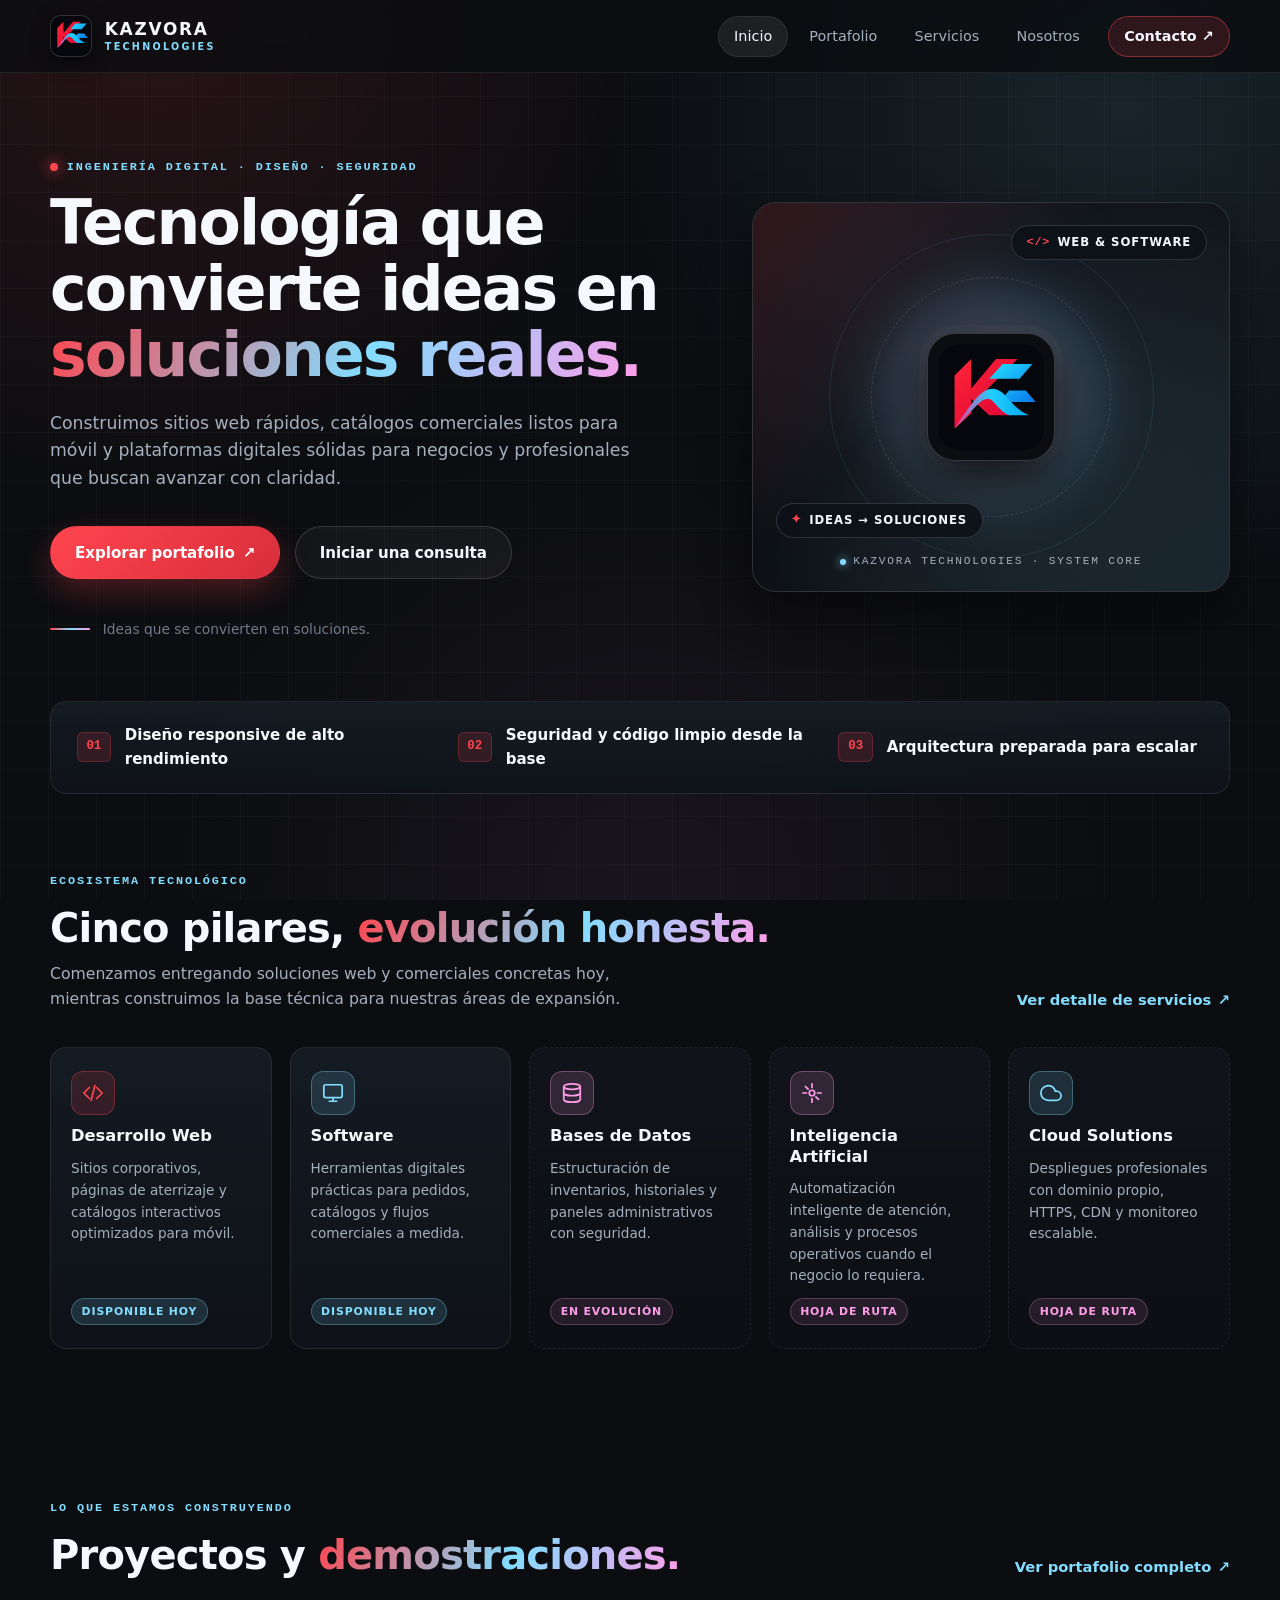
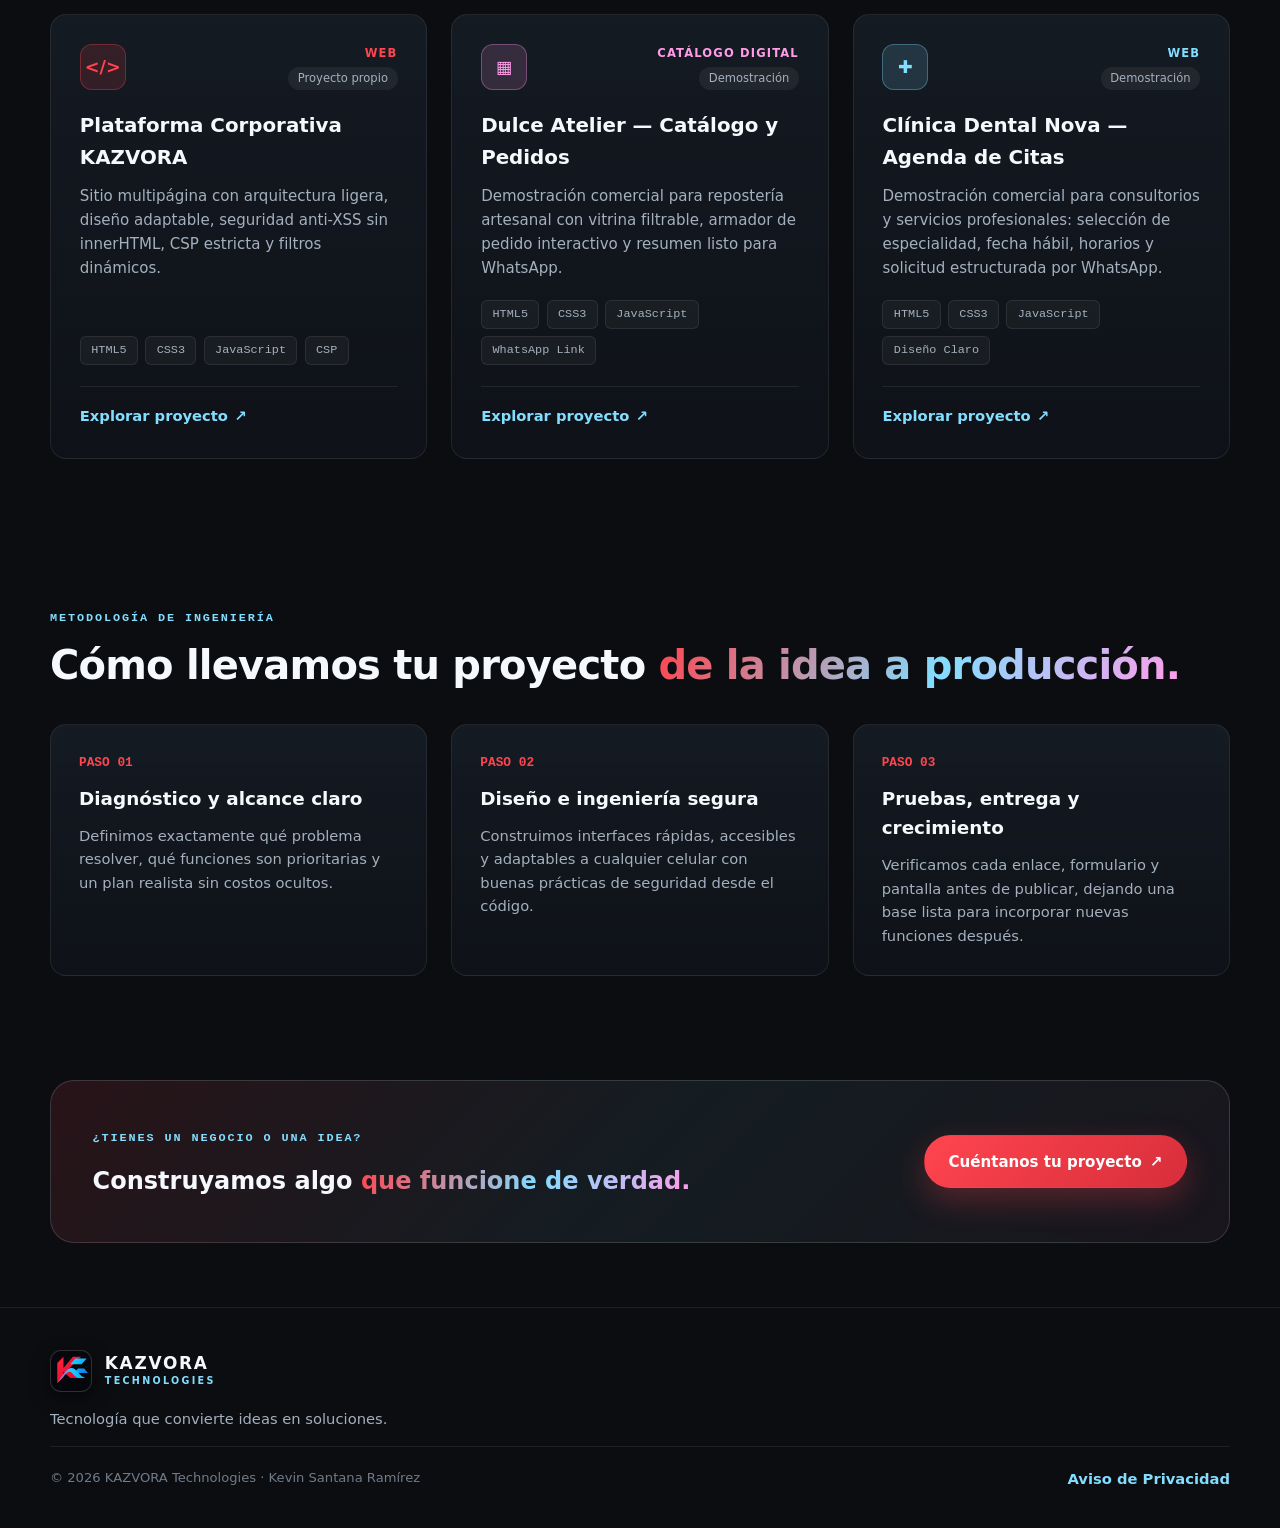
<file: index.html>
<!doctype html>
<html lang="es">
<head>
  <meta charset="utf-8">
  <meta name="viewport" content="width=device-width, initial-scale=1">
  <meta http-equiv="Content-Security-Policy" content="default-src 'self'; script-src 'self'; style-src 'self'; img-src 'self' data:; font-src 'self'; object-src 'none'; base-uri 'self'; form-action 'self'">
  <meta name="referrer" content="strict-origin-when-cross-origin">
  <meta name="theme-color" content="#0b0d10">
  <meta name="description" content="KAZVORA Technologies: desarrollo web, catálogos digitales y soluciones tecnológicas diseñadas para convertir ideas en soluciones.">
  <meta property="og:type" content="website">
  <meta property="og:locale" content="es_MX">
  <meta property="og:site_name" content="KAZVORA Technologies">
  <meta property="og:title" content="KAZVORA Technologies | Tecnología que convierte ideas en soluciones">
  <meta property="og:description" content="Desarrollo web, catálogos digitales y soluciones tecnológicas preparadas para crecer.">
  <meta property="og:url" content="https://santana282.github.io/kazvora-portfolio/">
  <meta property="og:image" content="https://santana282.github.io/kazvora-portfolio/assets/images/og-kazvora.jpg">
  <meta property="og:image:width" content="1200">
  <meta property="og:image:height" content="630">
  <meta name="twitter:card" content="summary_large_image">
  <meta name="twitter:image" content="https://santana282.github.io/kazvora-portfolio/assets/images/og-kazvora.jpg">
  <title>KAZVORA Technologies | Tecnología que convierte ideas en soluciones</title>
  <link rel="icon" href="assets/icons/favicon.svg" type="image/svg+xml">
  <link rel="manifest" href="manifest.webmanifest">
  <link rel="stylesheet" href="css/styles.css">
  <script src="js/config.js" defer></script>
  <script src="js/projects.js" defer></script>
  <script src="js/main.js" defer></script>
</head>
<body>
  <a class="skip-link" href="#contenido">Saltar al contenido</a>

  <header class="site-header">
    <a class="brand" href="index.html" aria-label="KAZVORA Technologies, inicio">
      <span class="brand-mark" aria-hidden="true">K<span>Z</span></span>
      <span class="brand-copy"><strong>KAZVORA</strong><small>TECHNOLOGIES</small></span>
    </a>
    <button class="menu-toggle" aria-expanded="false" aria-controls="main-nav" aria-label="Abrir menú">
      <span></span><span></span><span></span>
    </button>
    <nav id="main-nav" class="main-nav" aria-label="Navegación principal">
      <a class="active" aria-current="page" href="index.html">Inicio</a>
      <a href="portafolio.html">Portafolio</a>
      <a href="servicios.html">Servicios</a>
      <a href="nosotros.html">Nosotros</a>
      <a class="nav-contact" href="contacto.html">Contacto <span aria-hidden="true">↗</span></a>
    </nav>
  </header>

  <main id="contenido">
    <section class="hero section-wrap">
      <div class="hero-copy">
        <p class="eyebrow"><span class="status-dot" aria-hidden="true"></span> INGENIERÍA DIGITAL · DISEÑO · SEGURIDAD</p>
        <h1>Tecnología que convierte ideas en <span class="gradient-text">soluciones reales.</span></h1>
        <p class="hero-lead">Construimos sitios web rápidos, catálogos comerciales listos para móvil y plataformas digitales sólidas para negocios y profesionales que buscan avanzar con claridad.</p>
        <div class="hero-actions">
          <a class="button button-primary" href="portafolio.html">Explorar portafolio <span aria-hidden="true">↗</span></a>
          <a class="button button-secondary" href="contacto.html">Iniciar una consulta</a>
        </div>
        <div class="hero-note">
          <span class="note-line" aria-hidden="true"></span>
          <span>Ideas que se convierten en soluciones.</span>
        </div>
      </div>

      <div class="hero-art" aria-label="Identidad tecnológica geométrica de KAZVORA Technologies">
        <div class="orbit orbit-one"></div>
        <div class="orbit orbit-two"></div>
        <div class="art-glow"></div>
        <div class="monogram" aria-hidden="true"><span>K</span><i></i><span>Z</span></div>
        <div class="art-caption"><span class="caption-dot" aria-hidden="true"></span> KAZVORA TECHNOLOGIES · SYSTEM CORE</div>
        <div class="floating-chip chip-top"><span class="chip-symbol" aria-hidden="true">&lt;/&gt;</span> WEB &amp; SOFTWARE</div>
        <div class="floating-chip chip-bottom"><span class="chip-symbol" aria-hidden="true">✦</span> IDEAS → SOLUCIONES</div>
      </div>
    </section>

    <section class="trust-strip" aria-label="Pilares de ingeniería">
      <div><span class="strip-number">01</span><span>Diseño responsive de alto rendimiento</span></div>
      <div><span class="strip-number">02</span><span>Seguridad y código limpio desde la base</span></div>
      <div><span class="strip-number">03</span><span>Arquitectura preparada para escalar</span></div>
    </section>

    <section class="section-wrap section-block" aria-labelledby="verticales-heading">
      <div class="section-heading">
        <div>
          <p class="eyebrow">ECOSISTEMA TECNOLÓGICO</p>
          <h2 id="verticales-heading">Cinco pilares, <span class="gradient-text">evolución honesta.</span></h2>
          <p class="section-subtitle">Comenzamos entregando soluciones web y comerciales concretas hoy, mientras construimos la base técnica para nuestras áreas de expansión.</p>
        </div>
        <a class="text-link" href="servicios.html">Ver detalle de servicios <span aria-hidden="true">↗</span></a>
      </div>

      <div class="pillars-grid">
        <article class="pillar-card">
          <div class="pillar-icon red-symbol" aria-hidden="true">
            <svg viewBox="0 0 24 24"><polyline points="8 6 2 12 8 18"></polyline><polyline points="16 6 22 12 16 18"></polyline><line x1="14" y1="4" x2="10" y2="20"></line></svg>
          </div>
          <h3>Desarrollo Web</h3>
          <p>Sitios corporativos, páginas de aterrizaje y catálogos interactivos optimizados para móvil.</p>
          <span class="pillar-tag pillar-tag-active">Disponible hoy</span>
        </article>

        <article class="pillar-card">
          <div class="pillar-icon blue-symbol" aria-hidden="true">
            <svg viewBox="0 0 24 24"><rect x="2" y="3" width="20" height="14" rx="2"></rect><line x1="8" y1="21" x2="16" y2="21"></line><line x1="12" y1="17" x2="12" y2="21"></line></svg>
          </div>
          <h3>Software</h3>
          <p>Herramientas digitales prácticas para pedidos, catálogos y flujos comerciales a medida.</p>
          <span class="pillar-tag pillar-tag-active">Disponible hoy</span>
        </article>

        <article class="pillar-card pillar-card-future">
          <div class="pillar-icon pink-symbol" aria-hidden="true">
            <svg viewBox="0 0 24 24"><ellipse cx="12" cy="5" rx="9" ry="3"></ellipse><path d="M21 12c0 1.66-4 3-9 3s-9-1.34-9-3"></path><path d="M3 5v14c0 1.66 4 3 9 3s9-1.34 9-3V5"></path></svg>
          </div>
          <h3>Bases de Datos</h3>
          <p>Estructuración de inventarios, historiales y paneles administrativos con seguridad.</p>
          <span class="pillar-tag pillar-tag-roadmap">En evolución</span>
        </article>

        <article class="pillar-card pillar-card-future">
          <div class="pillar-icon pink-symbol" aria-hidden="true">
            <svg viewBox="0 0 24 24"><circle cx="12" cy="12" r="3"></circle><path d="M12 2v4"></path><path d="M12 18v4"></path><path d="M4.93 4.93l2.83 2.83"></path><path d="M16.24 16.24l2.83 2.83"></path><path d="M2 12h4"></path><path d="M18 12h4"></path></svg>
          </div>
          <h3>Inteligencia Artificial</h3>
          <p>Automatización inteligente de atención, análisis y procesos operativos cuando el negocio lo requiera.</p>
          <span class="pillar-tag pillar-tag-roadmap">Hoja de ruta</span>
        </article>

        <article class="pillar-card pillar-card-future">
          <div class="pillar-icon blue-symbol" aria-hidden="true">
            <svg viewBox="0 0 24 24"><path d="M18 10h-1.26A8 8 0 1 0 9 20h9a5 5 0 0 0 0-10z"></path></svg>
          </div>
          <h3>Cloud Solutions</h3>
          <p>Despliegues profesionales con dominio propio, HTTPS, CDN y monitoreo escalable.</p>
          <span class="pillar-tag pillar-tag-roadmap">Hoja de ruta</span>
        </article>
      </div>
    </section>

    <section class="section-wrap section-block" aria-labelledby="proyectos-heading">
      <div class="section-heading">
        <div>
          <p class="eyebrow">LO QUE ESTAMOS CONSTRUYENDO</p>
          <h2 id="proyectos-heading">Proyectos y <span class="gradient-text">demostraciones.</span></h2>
        </div>
        <a class="text-link" href="portafolio.html">Ver portafolio completo <span aria-hidden="true">↗</span></a>
      </div>
      <div id="featured-projects" class="project-grid" aria-live="polite"></div>
    </section>

    <section class="section-wrap section-block" aria-labelledby="metodo-heading">
      <div class="section-heading">
        <div>
          <p class="eyebrow">METODOLOGÍA DE INGENIERÍA</p>
          <h2 id="metodo-heading">Cómo llevamos tu proyecto <span class="gradient-text">de la idea a producción.</span></h2>
        </div>
      </div>
      <div class="process-grid">
        <article class="process-step">
          <span class="process-step-num">PASO 01</span>
          <h3>Diagnóstico y alcance claro</h3>
          <p>Definimos exactamente qué problema resolver, qué funciones son prioritarias y un plan realista sin costos ocultos.</p>
        </article>
        <article class="process-step">
          <span class="process-step-num">PASO 02</span>
          <h3>Diseño e ingeniería segura</h3>
          <p>Construimos interfaces rápidas, accesibles y adaptables a cualquier celular con buenas prácticas de seguridad desde el código.</p>
        </article>
        <article class="process-step">
          <span class="process-step-num">PASO 03</span>
          <h3>Pruebas, entrega y crecimiento</h3>
          <p>Verificamos cada enlace, formulario y pantalla antes de publicar, dejando una base lista para incorporar nuevas funciones después.</p>
        </article>
      </div>
    </section>

    <section class="section-wrap closing-cta">
      <div>
        <p class="eyebrow">¿TIENES UN NEGOCIO O UNA IDEA?</p>
        <h2>Construyamos algo <span class="gradient-text">que funcione de verdad.</span></h2>
      </div>
      <a class="button button-primary" href="contacto.html">Cuéntanos tu proyecto <span aria-hidden="true">↗</span></a>
    </section>
  </main>

  <footer class="site-footer">
    <a class="brand footer-brand" href="index.html">
      <span class="brand-mark" aria-hidden="true">K<span>Z</span></span>
      <span class="brand-copy"><strong>KAZVORA</strong><small>TECHNOLOGIES</small></span>
    </a>
    <p>Tecnología que convierte ideas en soluciones.</p>
    <div class="footer-bottom">
      <span>© <span id="year"></span> KAZVORA Technologies · Kevin Santana Ramírez</span>
      <span><a class="text-link" href="privacidad.html">Aviso de Privacidad</a></span>
    </div>
  </footer>
</body>
</html>
</file>
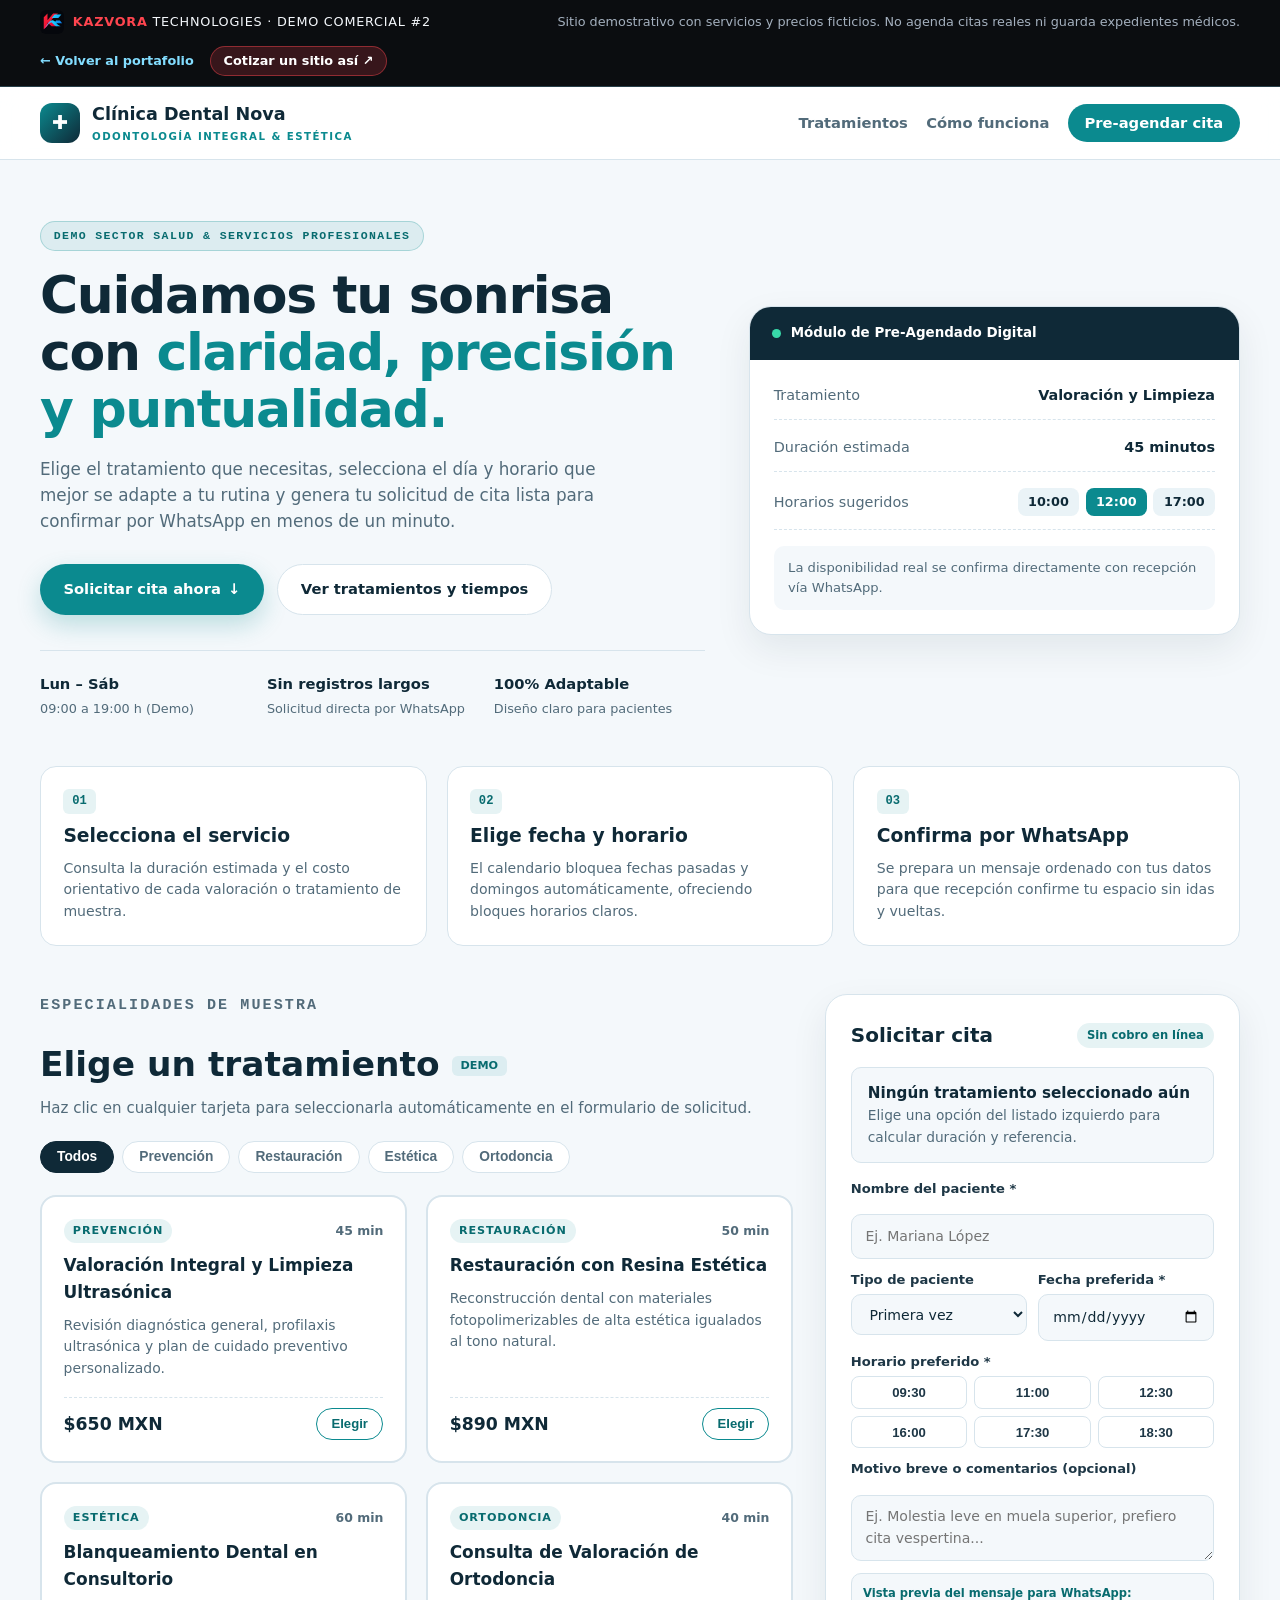
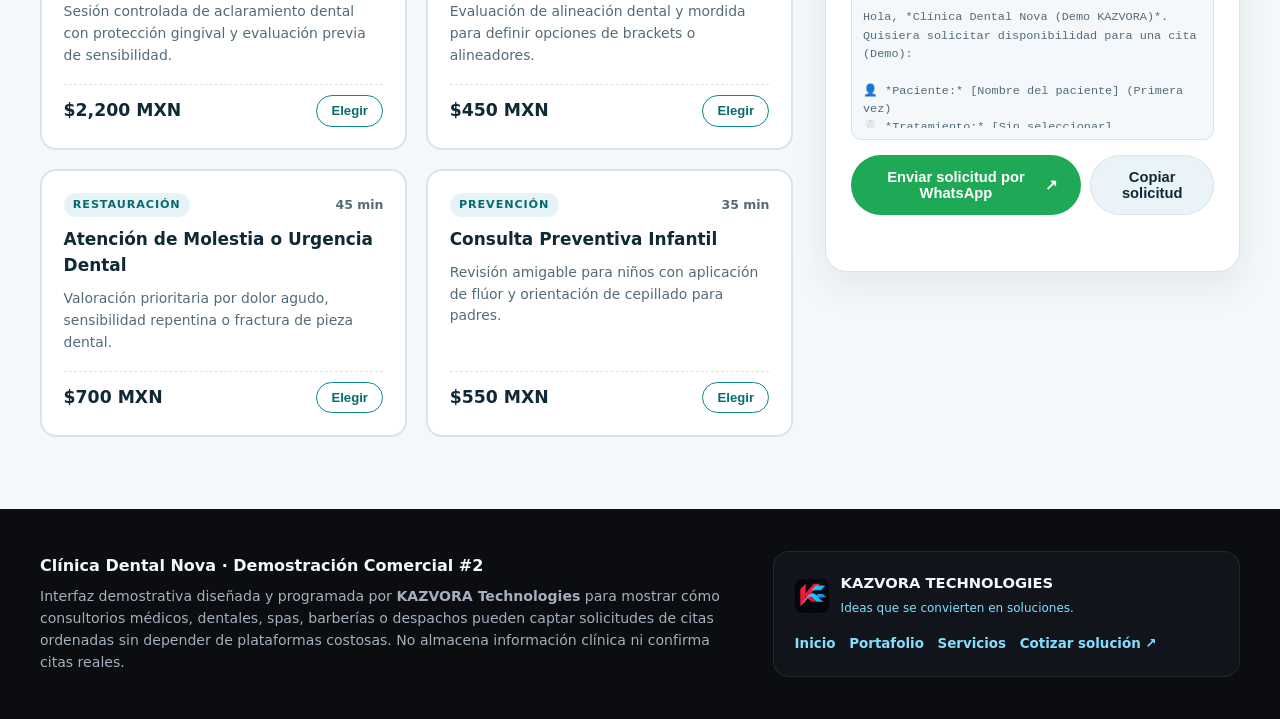
<file: demos/clinica-citas/index.html>
<!doctype html>
<html lang="es">
<head>
  <meta charset="utf-8">
  <meta name="viewport" content="width=device-width, initial-scale=1">
  <meta http-equiv="Content-Security-Policy" content="default-src 'self'; script-src 'self'; style-src 'self'; img-src 'self' data:; font-src 'self'; object-src 'none'; base-uri 'self'; form-action 'self'">
  <meta name="referrer" content="strict-origin-when-cross-origin">
  <meta name="theme-color" content="#0f2937">
  <meta name="description" content="Demostración comercial de sitio web y pre-agendado de citas para clínicas y servicios profesionales, desarrollada por KAZVORA Technologies.">
  <meta property="og:type" content="website">
  <meta property="og:locale" content="es_MX">
  <meta property="og:site_name" content="KAZVORA Technologies">
  <meta property="og:title" content="Clínica Dental Nova — Agenda de Citas | Demo KAZVORA Technologies">
  <meta property="og:description" content="Demostración funcional de pre-agendado de citas por especialidad, fecha y horario listo para WhatsApp.">
  <title>Clínica Dental Nova — Agenda de Citas | Demo KAZVORA Technologies</title>
  <link rel="icon" href="../../assets/icons/favicon.svg" type="image/svg+xml">
  <link rel="apple-touch-icon" href="../../assets/icons/favicon.svg">
  <link rel="stylesheet" href="styles.css">
  <script src="../../js/config.js" defer></script>
  <script src="app.js" defer></script>
</head>
<body>
  <a class="skip-link" href="#agendar">Saltar al agendado de cita</a>

  <!-- Barra institucional de KAZVORA Technologies -->
  <div class="kazvora-demo-bar" role="region" aria-label="Aviso de demostración comercial">
    <div class="demo-bar-inner">
      <a class="kazvora-badge" href="../../index.html" aria-label="Volver a KAZVORA Technologies">
        <img src="../../assets/icons/favicon.svg" alt="" width="24" height="24">
        <span><strong>KAZVORA</strong> TECHNOLOGIES · DEMO COMERCIAL #2</span>
      </a>
      <p class="demo-disclaimer">
        Sitio demostrativo con servicios y precios ficticios. No agenda citas reales ni guarda expedientes médicos.
      </p>
      <div class="demo-bar-links">
        <a href="../../portafolio.html"><span aria-hidden="true">←</span> Volver al portafolio</a>
        <a class="demo-cta-quote" href="../../contacto.html">Cotizar un sitio así <span aria-hidden="true">↗</span></a>
      </div>
    </div>
  </div>

  <!-- Encabezado de marca demostrativa (Clínica Dental Nova) -->
  <header class="clinic-header">
    <div class="clinic-wrap header-row">
      <a class="clinic-brand" href="#inicio" aria-label="Clínica Dental Nova, demostración">
        <span class="clinic-logo-mark" aria-hidden="true">✚</span>
        <div>
          <strong>Clínica Dental Nova</strong>
          <small>ODONTOLOGÍA INTEGRAL &amp; ESTÉTICA</small>
        </div>
      </a>
      <nav class="clinic-nav" aria-label="Navegación de la demostración">
        <a href="#tratamientos">Tratamientos</a>
        <a href="#proceso">Cómo funciona</a>
        <a href="#agendar" class="btn-clinic-nav">Pre-agendar cita</a>
      </nav>
    </div>
  </header>

  <main id="inicio">
    <section class="clinic-hero clinic-wrap">
      <div class="hero-copy">
        <span class="clinic-pill">DEMO SECTOR SALUD &amp; SERVICIOS PROFESIONALES</span>
        <h1>Cuidamos tu sonrisa con <span class="text-teal">claridad, precisión y puntualidad.</span></h1>
        <p class="hero-lead">
          Elige el tratamiento que necesitas, selecciona el día y horario que mejor se adapte a tu rutina y genera tu solicitud de cita lista para confirmar por WhatsApp en menos de un minuto.
        </p>
        <div class="hero-actions">
          <a class="btn-clinic btn-clinic-primary" href="#agendar">Solicitar cita ahora <span aria-hidden="true">↓</span></a>
          <a class="btn-clinic btn-clinic-secondary" href="#tratamientos">Ver tratamientos y tiempos</a>
        </div>
        <div class="clinic-trust-bar">
          <div><strong>Lun – Sáb</strong><span>09:00 a 19:00 h (Demo)</span></div>
          <div><strong>Sin registros largos</strong><span>Solicitud directa por WhatsApp</span></div>
          <div><strong>100% Adaptable</strong><span>Diseño claro para pacientes</span></div>
        </div>
      </div>

      <div class="hero-card" aria-hidden="true">
        <div class="hero-card-header">
          <span class="pulse-dot"></span>
          <span>Módulo de Pre-Agendado Digital</span>
        </div>
        <div class="hero-card-body">
          <div class="mock-slot-row">
            <span>Tratamiento</span>
            <strong>Valoración y Limpieza</strong>
          </div>
          <div class="mock-slot-row">
            <span>Duración estimada</span>
            <strong>45 minutos</strong>
          </div>
          <div class="mock-slot-row">
            <span>Horarios sugeridos</span>
            <div class="mock-chips">
              <span>10:00</span>
              <span class="mock-chip-active">12:00</span>
              <span>17:00</span>
            </div>
          </div>
          <div class="mock-status-note">
            La disponibilidad real se confirma directamente con recepción vía WhatsApp.
          </div>
        </div>
      </div>
    </section>

    <section id="proceso" class="clinic-wrap steps-grid" aria-label="Pasos para solicitar una cita">
      <article class="step-card">
        <span class="step-badge">01</span>
        <h3>Selecciona el servicio</h3>
        <p>Consulta la duración estimada y el costo orientativo de cada valoración o tratamiento de muestra.</p>
      </article>
      <article class="step-card">
        <span class="step-badge">02</span>
        <h3>Elige fecha y horario</h3>
        <p>El calendario bloquea fechas pasadas y domingos automáticamente, ofreciendo bloques horarios claros.</p>
      </article>
      <article class="step-card">
        <span class="step-badge">03</span>
        <h3>Confirma por WhatsApp</h3>
        <p>Se prepara un mensaje ordenado con tus datos para que recepción confirme tu espacio sin idas y vueltas.</p>
      </article>
    </section>

    <section id="tratamientos" class="clinic-wrap booking-layout">
      <div class="services-column">
        <div class="section-head">
          <p class="kicker">ESPECIALIDADES DE MUESTRA</p>
          <h2>Elige un tratamiento <span class="demo-chip">DEMO</span></h2>
          <p>Haz clic en cualquier tarjeta para seleccionarla automáticamente en el formulario de solicitud.</p>
        </div>

        <div id="clinic-filters" class="clinic-filters" role="group" aria-label="Filtrar tratamientos por área"></div>
        <div id="clinic-services-grid" class="services-grid" aria-live="polite"></div>
      </div>

      <aside id="agendar" class="booking-panel" aria-label="Formulario de pre-agendado de cita">
        <div class="booking-panel-head">
          <h2>Solicitar cita</h2>
          <span class="no-charge-badge">Sin cobro en línea</span>
        </div>

        <div id="selected-service-box" class="selected-service-box" aria-live="polite"></div>

        <form id="clinic-booking-form" class="booking-form" novalidate>
          <label for="patient-name">Nombre del paciente *</label>
          <input id="patient-name" name="patient-name" type="text" minlength="2" maxlength="80" required placeholder="Ej. Mariana López">

          <div class="two-cols">
            <div>
              <label for="visit-type">Tipo de paciente</label>
              <select id="visit-type" name="visit-type">
                <option value="Primera vez">Primera vez</option>
                <option value="Paciente recurrente">Paciente recurrente</option>
              </select>
            </div>
            <div>
              <label for="appointment-date">Fecha preferida *</label>
              <input id="appointment-date" name="appointment-date" type="date" required>
            </div>
          </div>

          <div class="slots-field">
            <span class="field-label">Horario preferido *</span>
            <div id="time-slots-grid" class="time-slots-grid" role="group" aria-label="Seleccionar horario preferido"></div>
          </div>

          <label for="patient-notes">Motivo breve o comentarios (opcional)</label>
          <textarea id="patient-notes" name="patient-notes" rows="2" maxlength="250" placeholder="Ej. Molestia leve en muela superior, prefiero cita vespertina..."></textarea>

          <div class="preview-box">
            <span class="preview-title">Vista previa del mensaje para WhatsApp:</span>
            <pre id="clinic-whatsapp-preview" class="whatsapp-preview"></pre>
          </div>

          <div class="booking-actions">
            <button type="submit" class="btn-clinic btn-whatsapp">
              Enviar solicitud por WhatsApp <span aria-hidden="true">↗</span>
            </button>
            <button type="button" id="copy-booking-btn" class="btn-clinic btn-copy">
              Copiar solicitud
            </button>
          </div>

          <p id="booking-feedback" class="booking-feedback" aria-live="polite"></p>
        </form>
      </aside>
    </section>
  </main>

  <footer class="clinic-footer">
    <div class="clinic-wrap footer-grid">
      <div class="footer-note">
        <strong>Clínica Dental Nova · Demostración Comercial #2</strong>
        <p>
          Interfaz demostrativa diseñada y programada por <strong>KAZVORA Technologies</strong> para mostrar cómo consultorios médicos, dentales, spas, barberías o despachos pueden captar solicitudes de citas ordenadas sin depender de plataformas costosas. No almacena información clínica ni confirma citas reales.
        </p>
      </div>
      <div class="kazvora-card">
        <div class="kazvora-card-brand">
          <img src="../../assets/icons/favicon.svg" alt="Logotipo KAZVORA Technologies" width="34" height="34">
          <div>
            <strong>KAZVORA TECHNOLOGIES</strong>
            <small>Ideas que se convierten en soluciones.</small>
          </div>
        </div>
        <div class="kazvora-card-links">
          <a href="../../index.html">Inicio</a>
          <a href="../../portafolio.html">Portafolio</a>
          <a href="../../servicios.html">Servicios</a>
          <a href="../../contacto.html">Cotizar solución <span aria-hidden="true">↗</span></a>
        </div>
      </div>
    </div>
  </footer>
</body>
</html>
</file>
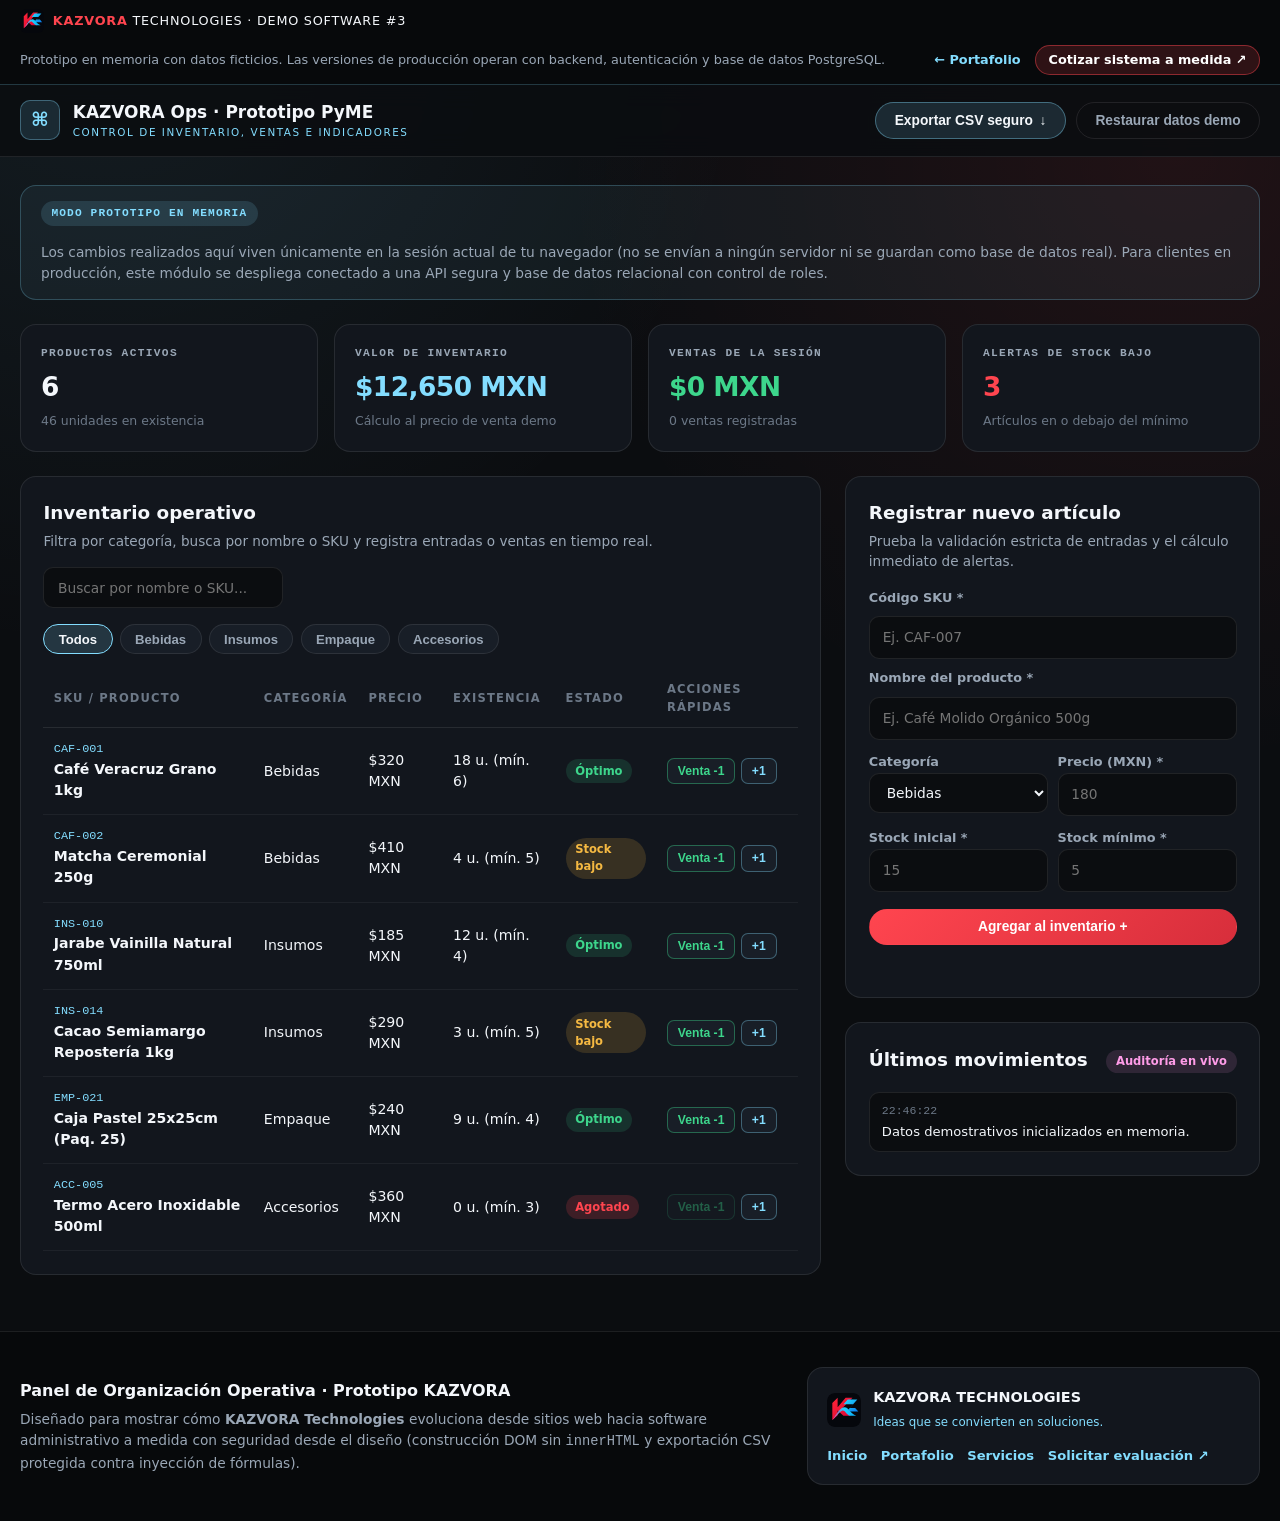
<file: demos/panel-operativo/index.html>
<!doctype html>
<html lang="es">
<head>
  <meta charset="utf-8">
  <meta name="viewport" content="width=device-width, initial-scale=1">
  <meta http-equiv="Content-Security-Policy" content="default-src 'self'; script-src 'self'; style-src 'self'; img-src 'self' data:; font-src 'self'; object-src 'none'; base-uri 'self'; form-action 'self'">
  <meta name="referrer" content="strict-origin-when-cross-origin">
  <meta name="theme-color" content="#0b0d10">
  <meta name="description" content="Prototipo funcional de Panel de Organización Operativa para pequeños comercios: inventario, alertas de stock, ventas y exportación segura CSV. Desarrollado por KAZVORA Technologies.">
  <meta property="og:type" content="website">
  <meta property="og:locale" content="es_MX">
  <meta property="og:site_name" content="KAZVORA Technologies">
  <meta property="og:title" content="Panel de Organización Operativa | Demo Software KAZVORA">
  <meta property="og:description" content="Demostración interactiva de software administrativo para pymes: control de inventario, registro de movimientos, métricas en vivo y exportación CSV segura.">
  <title>Panel de Organización Operativa | Demo Software KAZVORA Technologies</title>
  <link rel="icon" href="../../assets/icons/favicon.svg" type="image/svg+xml">
  <link rel="apple-touch-icon" href="../../assets/icons/favicon.svg">
  <link rel="stylesheet" href="styles.css">
  <script src="../../js/config.js" defer></script>
  <script src="app.js" defer></script>
</head>
<body>
  <a class="skip-link" href="#panel-principal">Saltar al panel operativo</a>

  <div class="kazvora-demo-bar" role="region" aria-label="Aviso de prototipo interactivo">
    <div class="demo-bar-inner">
      <a class="kazvora-badge" href="../../index.html" aria-label="Volver a KAZVORA Technologies">
        <img src="../../assets/icons/favicon.svg" alt="" width="24" height="24">
        <span><strong>KAZVORA</strong> TECHNOLOGIES · DEMO SOFTWARE #3</span>
      </a>
      <p class="demo-disclaimer">
        Prototipo en memoria con datos ficticios. Las versiones de producción operan con backend, autenticación y base de datos PostgreSQL.
      </p>
      <div class="demo-bar-links">
        <a href="../../portafolio.html"><span aria-hidden="true">←</span> Portafolio</a>
        <a class="demo-cta-quote" href="../../contacto.html?tipo=otro">Cotizar sistema a medida <span aria-hidden="true">↗</span></a>
      </div>
    </div>
  </div>

  <header class="ops-header">
    <div class="ops-wrap header-row">
      <div class="ops-brand">
        <span class="ops-mark" aria-hidden="true">⌘</span>
        <div>
          <strong>KAZVORA Ops · Prototipo PyME</strong>
          <small>CONTROL DE INVENTARIO, VENTAS E INDICADORES</small>
        </div>
      </div>
      <div class="header-actions">
        <button type="button" id="export-csv-btn" class="btn-ops btn-ops-secondary">
          Exportar CSV seguro <span aria-hidden="true">↓</span>
        </button>
        <button type="button" id="reset-demo-btn" class="btn-ops btn-ops-ghost">
          Restaurar datos demo
        </button>
      </div>
    </div>
  </header>

  <main id="panel-principal" class="ops-wrap ops-main">
    <section class="arch-banner" aria-label="Nota de arquitectura de seguridad">
      <span class="arch-badge">MODO PROTOTIPO EN MEMORIA</span>
      <p>
        Los cambios realizados aquí viven únicamente en la sesión actual de tu navegador (no se envían a ningún servidor ni se guardan como base de datos real). Para clientes en producción, este módulo se despliega conectado a una API segura y base de datos relacional con control de roles.
      </p>
    </section>

    <section class="kpi-grid" aria-label="Indicadores operativos clave">
      <article class="kpi-card">
        <span class="kpi-label">PRODUCTOS ACTIVOS</span>
        <strong id="kpi-total-skus" class="kpi-value">0</strong>
        <small id="kpi-total-units" class="kpi-sub">0 unidades en existencia</small>
      </article>
      <article class="kpi-card">
        <span class="kpi-label">VALOR DE INVENTARIO</span>
        <strong id="kpi-inventory-value" class="kpi-value kpi-blue">$0 MXN</strong>
        <small class="kpi-sub">Cálculo al precio de venta demo</small>
      </article>
      <article class="kpi-card">
        <span class="kpi-label">VENTAS DE LA SESIÓN</span>
        <strong id="kpi-session-sales" class="kpi-value kpi-green">$0 MXN</strong>
        <small id="kpi-sales-count" class="kpi-sub">0 movimientos registrados</small>
      </article>
      <article class="kpi-card">
        <span class="kpi-label">ALERTAS DE STOCK BAJO</span>
        <strong id="kpi-low-stock" class="kpi-value kpi-red">0</strong>
        <small class="kpi-sub">Artículos en o debajo del mínimo</small>
      </article>
    </section>

    <section class="ops-workspace">
      <div class="ops-panel">
        <div class="panel-head">
          <div>
            <h2>Inventario operativo</h2>
            <p>Filtra por categoría, busca por nombre o SKU y registra entradas o ventas en tiempo real.</p>
          </div>
          <div class="search-box">
            <label for="ops-search" class="sr-only">Buscar producto por nombre o SKU</label>
            <input id="ops-search" type="search" maxlength="60" placeholder="Buscar por nombre o SKU...">
          </div>
        </div>

        <div id="ops-filters" class="ops-filters" role="group" aria-label="Filtrar inventario por categoría"></div>

        <div class="table-scroll">
          <table class="ops-table">
            <thead>
              <tr>
                <th scope="col">SKU / Producto</th>
                <th scope="col">Categoría</th>
                <th scope="col">Precio</th>
                <th scope="col">Existencia</th>
                <th scope="col">Estado</th>
                <th scope="col">Acciones rápidas</th>
              </tr>
            </thead>
            <tbody id="ops-inventory-body" aria-live="polite"></tbody>
          </table>
        </div>
      </div>

      <aside class="ops-sidebar" aria-label="Herramientas operativas">
        <section class="ops-panel">
          <h2>Registrar nuevo artículo</h2>
          <p class="panel-desc">Prueba la validación estricta de entradas y el cálculo inmediato de alertas.</p>

          <form id="ops-add-form" class="ops-form" novalidate>
            <label for="sku-input">Código SKU *</label>
            <input id="sku-input" name="sku" type="text" minlength="3" maxlength="16" required placeholder="Ej. CAF-007">

            <label for="name-input">Nombre del producto *</label>
            <input id="name-input" name="name" type="text" minlength="2" maxlength="70" required placeholder="Ej. Café Molido Orgánico 500g">

            <div class="two-cols">
              <div>
                <label for="category-input">Categoría</label>
                <select id="category-input" name="category">
                  <option value="Bebidas">Bebidas</option>
                  <option value="Insumos">Insumos</option>
                  <option value="Empaque">Empaque</option>
                  <option value="Accesorios">Accesorios</option>
                </select>
              </div>
              <div>
                <label for="price-input">Precio (MXN) *</label>
                <input id="price-input" name="price" type="number" min="1" max="100000" step="1" required placeholder="180">
              </div>
            </div>

            <div class="two-cols">
              <div>
                <label for="stock-input">Stock inicial *</label>
                <input id="stock-input" name="stock" type="number" min="0" max="9999" step="1" required placeholder="15">
              </div>
              <div>
                <label for="min-stock-input">Stock mínimo *</label>
                <input id="min-stock-input" name="min-stock" type="number" min="0" max="999" step="1" required placeholder="5">
              </div>
            </div>

            <button type="submit" class="btn-ops btn-ops-primary">Agregar al inventario +</button>
            <p id="ops-feedback" class="ops-feedback" aria-live="polite"></p>
          </form>
        </section>

        <section class="ops-panel">
          <div class="panel-head-compact">
            <h2>Últimos movimientos</h2>
            <span class="pill-neutral">Auditoría en vivo</span>
          </div>
          <ul id="ops-activity-log" class="activity-log" aria-live="polite"></ul>
        </section>
      </aside>
    </section>
  </main>

  <footer class="ops-footer">
    <div class="ops-wrap footer-grid">
      <div>
        <strong>Panel de Organización Operativa · Prototipo KAZVORA</strong>
        <p>
          Diseñado para mostrar cómo <strong>KAZVORA Technologies</strong> evoluciona desde sitios web hacia software administrativo a medida con seguridad desde el diseño (construcción DOM sin <code>innerHTML</code> y exportación CSV protegida contra inyección de fórmulas).
        </p>
      </div>
      <div class="kazvora-card">
        <div class="kazvora-card-brand">
          <img src="../../assets/icons/favicon.svg" alt="Logotipo KAZVORA Technologies" width="34" height="34">
          <div>
            <strong>KAZVORA TECHNOLOGIES</strong>
            <small>Ideas que se convierten en soluciones.</small>
          </div>
        </div>
        <div class="kazvora-card-links">
          <a href="../../index.html">Inicio</a>
          <a href="../../portafolio.html">Portafolio</a>
          <a href="../../servicios.html">Servicios</a>
          <a href="../../contacto.html?tipo=otro">Solicitar evaluación <span aria-hidden="true">↗</span></a>
        </div>
      </div>
    </div>
  </footer>
</body>
</html>
</file>
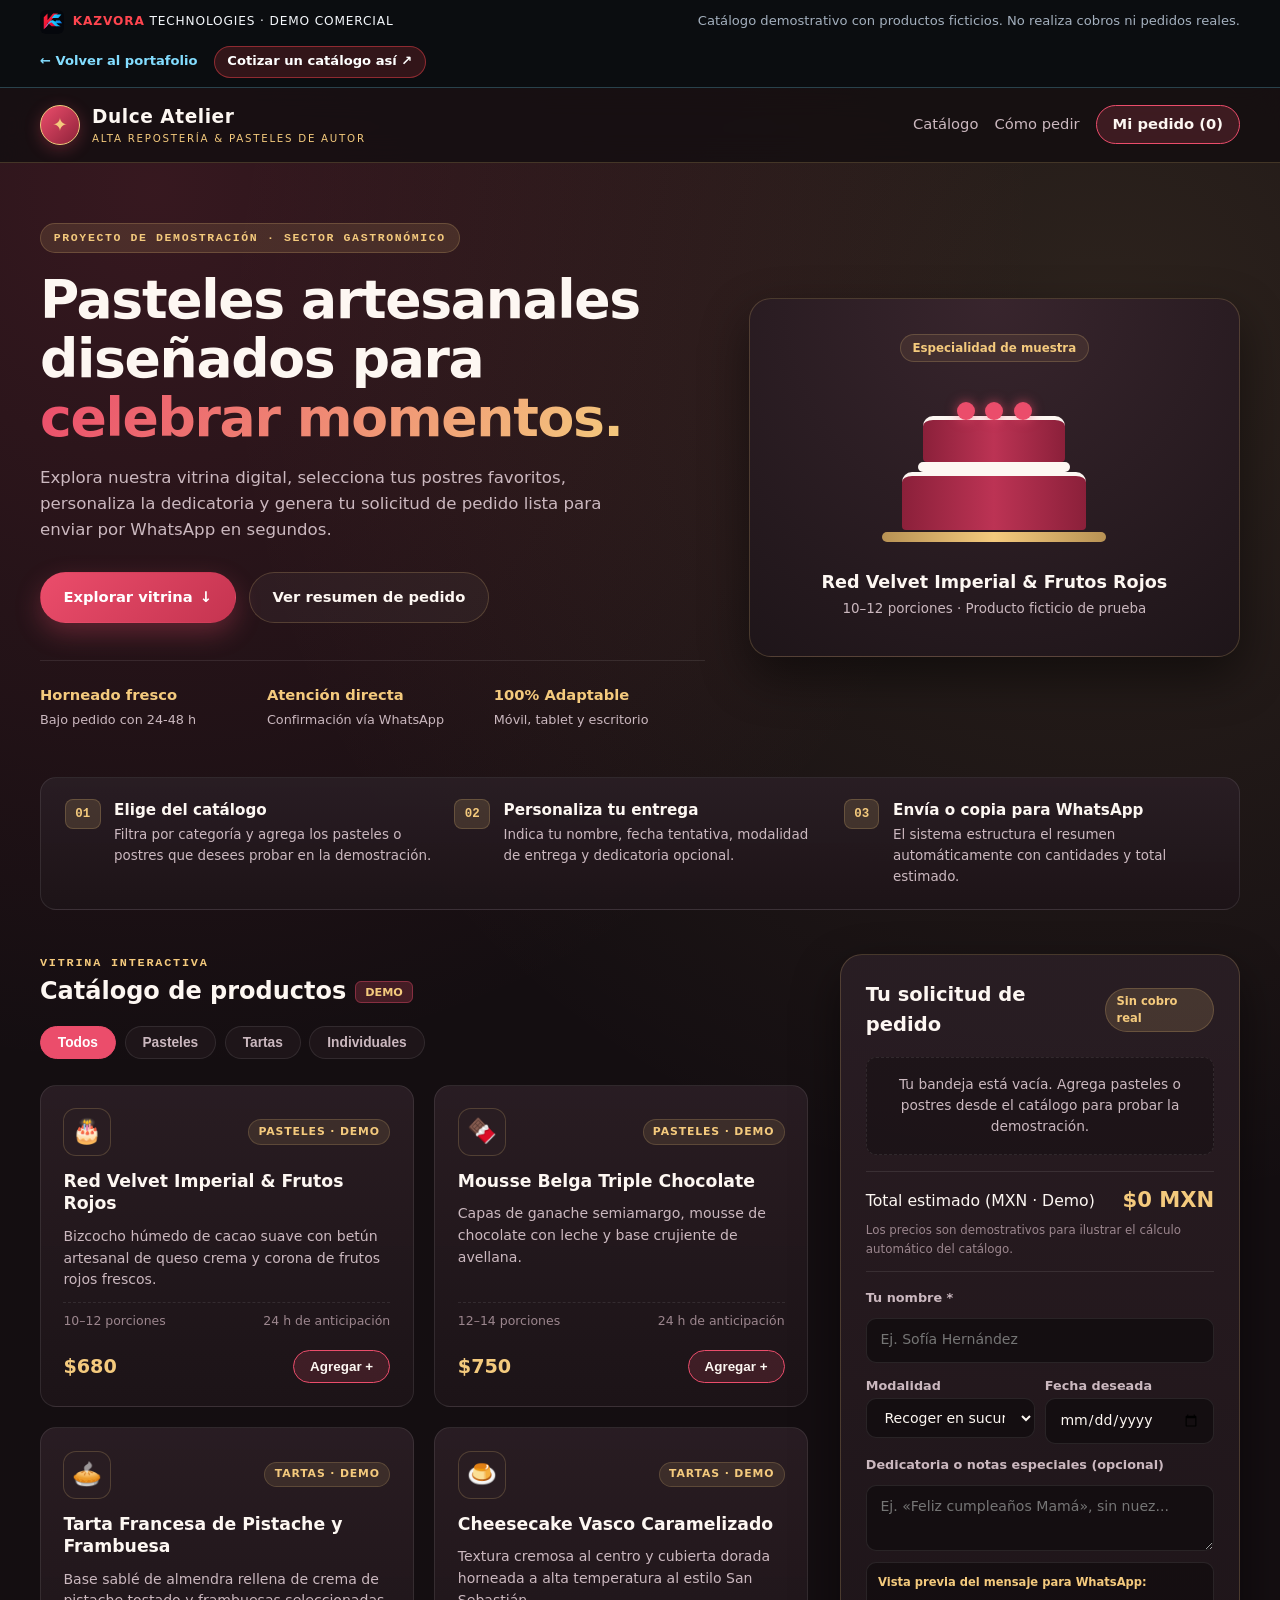
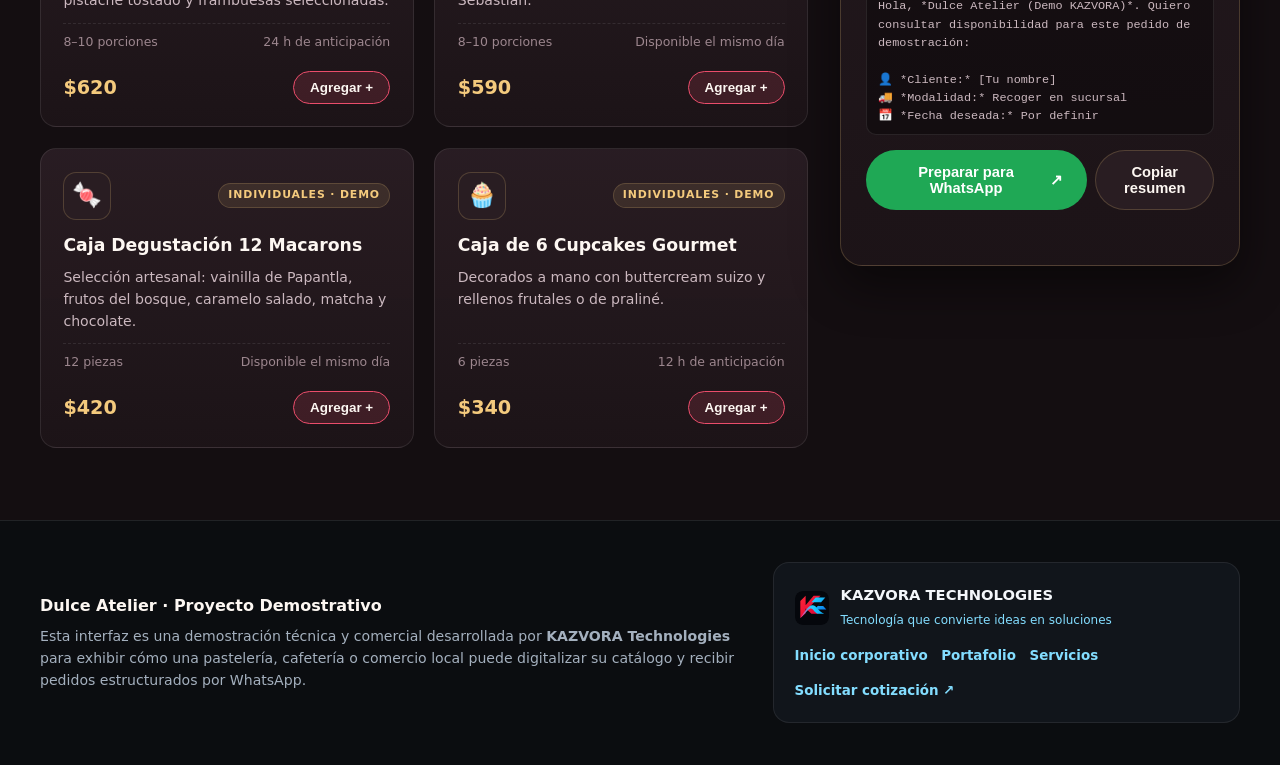
<file: demos/reposteria/index.html>
<!doctype html>
<html lang="es">
<head>
  <meta charset="utf-8">
  <meta name="viewport" content="width=device-width, initial-scale=1">
  <meta http-equiv="Content-Security-Policy" content="default-src 'self'; script-src 'self'; style-src 'self'; img-src 'self' data:; font-src 'self'; object-src 'none'; base-uri 'self'; form-action 'self'">
  <meta name="referrer" content="strict-origin-when-cross-origin">
  <meta name="theme-color" content="#1c1215">
  <meta name="description" content="Demostración comercial de catálogo digital y preparación de pedidos para repostería, desarrollada por KAZVORA Technologies.">
  <meta property="og:type" content="website">
  <meta property="og:locale" content="es_MX">
  <meta property="og:site_name" content="KAZVORA Technologies">
  <meta property="og:title" content="Dulce Atelier — Repostería Artesanal | Demo KAZVORA Technologies">
  <meta property="og:description" content="Catálogo interactivo demostrativo con armador de pedidos y resumen estructurado para WhatsApp.">
  <title>Dulce Atelier — Repostería Artesanal | Demo KAZVORA Technologies</title>
  <link rel="icon" href="../../assets/icons/favicon.svg" type="image/svg+xml">
  <link rel="apple-touch-icon" href="../../assets/icons/favicon.svg">
  <link rel="stylesheet" href="styles.css">
  <script src="../../js/config.js" defer></script>
  <script src="app.js" defer></script>
</head>
<body>
  <a class="skip-link" href="#catalogo">Saltar al catálogo</a>

  <div class="kazvora-demo-bar" role="region" aria-label="Aviso de demostración comercial">
    <div class="demo-bar-inner">
      <a class="kazvora-badge" href="../../index.html" aria-label="Volver a KAZVORA Technologies">
        <img src="../../assets/icons/favicon.svg" alt="" width="24" height="24">
        <span><strong>KAZVORA</strong> TECHNOLOGIES · DEMO COMERCIAL</span>
      </a>
      <p class="demo-disclaimer">
        Catálogo demostrativo con productos ficticios. No realiza cobros ni pedidos reales.
      </p>
      <div class="demo-bar-links">
        <a href="../../portafolio.html"><span aria-hidden="true">←</span> Volver al portafolio</a>
        <a class="demo-cta-quote" href="../../contacto.html">Cotizar un catálogo así <span aria-hidden="true">↗</span></a>
      </div>
    </div>
  </div>

  <header class="bakery-header">
    <div class="bakery-wrap header-row">
      <div class="bakery-brand">
        <span class="bakery-emblem" aria-hidden="true">✦</span>
        <div>
          <strong>Dulce Atelier</strong>
          <small>ALTA REPOSTERÍA &amp; PASTELES DE AUTOR</small>
        </div>
      </div>
      <nav class="bakery-nav" aria-label="Secciones de la demostración">
        <a href="#catalogo">Catálogo</a>
        <a href="#como-funciona">Cómo pedir</a>
        <a href="#armar-pedido" class="order-pill-btn">
          Mi pedido (<span id="header-item-count">0</span>)
        </a>
      </nav>
    </div>
  </header>

  <main>
    <section class="bakery-hero bakery-wrap">
      <div class="hero-content">
        <span class="demo-tag">PROYECTO DE DEMOSTRACIÓN · SECTOR GASTRONÓMICO</span>
        <h1>Pasteles artesanales diseñados para <span class="highlight-berry">celebrar momentos.</span></h1>
        <p>
          Explora nuestra vitrina digital, selecciona tus postres favoritos, personaliza la dedicatoria y genera tu solicitud de pedido lista para enviar por WhatsApp en segundos.
        </p>
        <div class="hero-buttons">
          <a class="btn-bakery btn-bakery-primary" href="#catalogo">Explorar vitrina <span aria-hidden="true">↓</span></a>
          <a class="btn-bakery btn-bakery-outline" href="#armar-pedido">Ver resumen de pedido</a>
        </div>
        <div class="hero-metrics">
          <div><strong>Horneado fresco</strong><span>Bajo pedido con 24-48 h</span></div>
          <div><strong>Atención directa</strong><span>Confirmación vía WhatsApp</span></div>
          <div><strong>100% Adaptable</strong><span>Móvil, tablet y escritorio</span></div>
        </div>
      </div>

      <div class="hero-showcase" aria-hidden="true">
        <div class="showcase-card">
          <div class="showcase-badge">Especialidad de muestra</div>
          <div class="cake-illustration">
            <div class="cake-top-berries"><span></span><span></span><span></span></div>
            <div class="cake-layer layer-top"></div>
            <div class="cake-Middle-cream"></div>
            <div class="cake-layer layer-bottom"></div>
            <div class="cake-plate"></div>
          </div>
          <div class="showcase-info">
            <strong>Red Velvet Imperial &amp; Frutos Rojos</strong>
            <span>10–12 porciones · Producto ficticio de prueba</span>
          </div>
        </div>
      </div>
    </section>

    <section id="como-funciona" class="bakery-wrap steps-strip" aria-label="Pasos para preparar un pedido">
      <div class="step-item">
        <span class="step-num">01</span>
        <div>
          <strong>Elige del catálogo</strong>
          <p>Filtra por categoría y agrega los pasteles o postres que desees probar en la demostración.</p>
        </div>
      </div>
      <div class="step-item">
        <span class="step-num">02</span>
        <div>
          <strong>Personaliza tu entrega</strong>
          <p>Indica tu nombre, fecha tentativa, modalidad de entrega y dedicatoria opcional.</p>
        </div>
      </div>
      <div class="step-item">
        <span class="step-num">03</span>
        <div>
          <strong>Envía o copia para WhatsApp</strong>
          <p>El sistema estructura el resumen automáticamente con cantidades y total estimado.</p>
        </div>
      </div>
    </section>

    <section id="catalogo" class="bakery-wrap main-workspace">
      <div class="catalog-column">
        <div class="catalog-header">
          <div>
            <p class="section-kicker">VITRINA INTERACTIVA</p>
            <h2>Catálogo de productos <span class="demo-inline-badge">DEMO</span></h2>
          </div>
          <div id="bakery-filters" class="bakery-filters" role="group" aria-label="Filtrar productos por categoría"></div>
        </div>

        <div id="bakery-grid" class="bakery-grid" aria-live="polite"></div>
      </div>

      <aside id="armar-pedido" class="order-panel" aria-label="Preparador de pedido">
        <div class="order-panel-header">
          <h2>Tu solicitud de pedido</h2>
          <span class="order-demo-pill">Sin cobro real</span>
        </div>

        <div id="order-items-list" class="order-items-list" aria-live="polite"></div>

        <div class="order-totals">
          <div class="total-row">
            <span>Total estimado (MXN · Demo)</span>
            <strong id="order-total-amount">$0 MXN</strong>
          </div>
          <small>Los precios son demostrativos para ilustrar el cálculo automático del catálogo.</small>
        </div>

        <form id="bakery-order-form" class="order-form" novalidate>
          <label for="customer-name">Tu nombre *</label>
          <input id="customer-name" name="customer-name" type="text" minlength="2" maxlength="80" required placeholder="Ej. Sofía Hernández">

          <div class="form-row-two">
            <div>
              <label for="delivery-mode">Modalidad</label>
              <select id="delivery-mode" name="delivery-mode">
                <option value="Recoger en sucursal">Recoger en sucursal</option>
                <option value="Entrega a domicilio (a cotizar)">Entrega a domicilio</option>
              </select>
            </div>
            <div>
              <label for="delivery-date">Fecha deseada</label>
              <input id="delivery-date" name="delivery-date" type="date">
            </div>
          </div>

          <label for="cake-notes">Dedicatoria o notas especiales (opcional)</label>
          <textarea id="cake-notes" name="cake-notes" rows="2" maxlength="300" placeholder="Ej. «Feliz cumpleaños Mamá», sin nuez..."></textarea>

          <div class="message-preview-box">
            <span class="preview-label">Vista previa del mensaje para WhatsApp:</span>
            <pre id="whatsapp-preview" class="whatsapp-preview"></pre>
          </div>

          <div class="order-actions">
            <button type="submit" class="btn-bakery btn-whatsapp">
              Preparar para WhatsApp <span aria-hidden="true">↗</span>
            </button>
            <button type="button" id="copy-order-btn" class="btn-bakery btn-copy">
              Copiar resumen
            </button>
          </div>

          <p id="order-feedback" class="order-feedback" aria-live="polite"></p>
        </form>
      </aside>
    </section>
  </main>

  <div id="mobile-order-bar" class="mobile-order-bar" hidden>
    <div>
      <strong id="mobile-bar-count">0 productos</strong>
      <span id="mobile-bar-total">$0 MXN</span>
    </div>
    <a href="#armar-pedido" class="btn-bakery btn-bakery-primary">Revisar pedido <span aria-hidden="true">↓</span></a>
  </div>

  <footer class="bakery-footer">
    <div class="bakery-wrap footer-grid">
      <div class="footer-brand-info">
        <strong>Dulce Atelier · Proyecto Demostrativo</strong>
        <p>
          Esta interfaz es una demostración técnica y comercial desarrollada por <strong>KAZVORA Technologies</strong> para exhibir cómo una pastelería, cafetería o comercio local puede digitalizar su catálogo y recibir pedidos estructurados por WhatsApp.
        </p>
      </div>
      <div class="footer-kazvora-card">
        <div class="kazvora-footer-logo">
          <img src="../../assets/icons/favicon.svg" alt="Logotipo KAZVORA Technologies" width="34" height="34">
          <div>
            <strong>KAZVORA TECHNOLOGIES</strong>
            <small>Tecnología que convierte ideas en soluciones</small>
          </div>
        </div>
        <div class="footer-links">
          <a href="../../index.html">Inicio corporativo</a>
          <a href="../../portafolio.html">Portafolio</a>
          <a href="../../servicios.html">Servicios</a>
          <a href="../../contacto.html">Solicitar cotización <span aria-hidden="true">↗</span></a>
        </div>
      </div>
    </div>
  </footer>
</body>
</html>
</file>
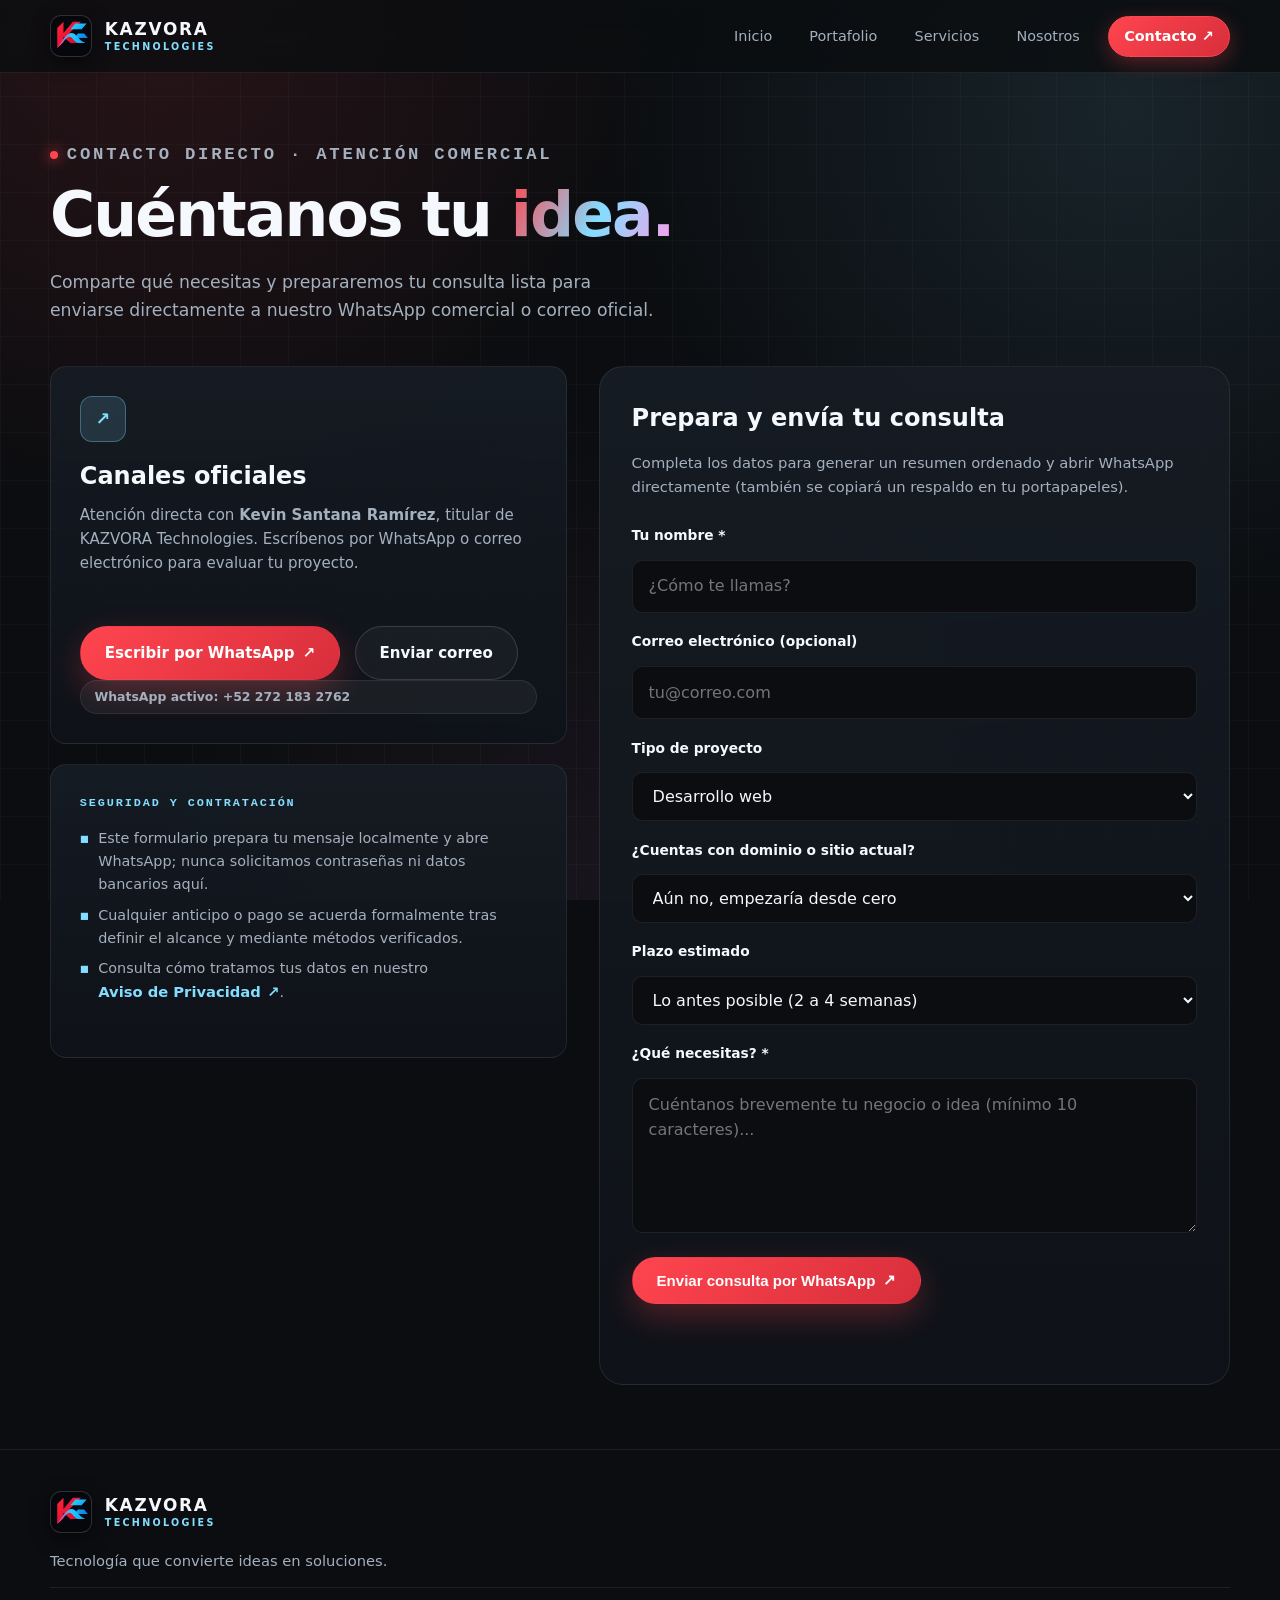
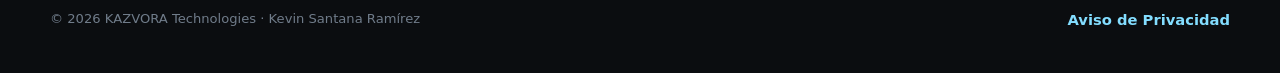
<file: contacto.html>
<!doctype html>
<html lang="es">
<head>
  <meta charset="utf-8">
  <meta name="viewport" content="width=device-width, initial-scale=1">
  <meta http-equiv="Content-Security-Policy" content="default-src 'self'; script-src 'self'; style-src 'self'; img-src 'self' data:; font-src 'self'; object-src 'none'; base-uri 'self'; form-action 'self'">
  <meta name="referrer" content="strict-origin-when-cross-origin">
  <meta name="theme-color" content="#0b0d10">
  <meta name="description" content="Contacta a KAZVORA Technologies por WhatsApp o correo para cotizar tu sitio web, catálogo digital o sistema a medida.">
  <meta property="og:type" content="website">
  <meta property="og:locale" content="es_MX">
  <meta property="og:site_name" content="KAZVORA Technologies">
  <meta property="og:title" content="Contacto | KAZVORA Technologies">
  <meta property="og:description" content="Atención directa por WhatsApp y correo para definir el alcance de tu proyecto con KAZVORA Technologies.">
  <meta property="og:url" content="https://santana282.github.io/kazvora-portfolio/contacto.html">
  <meta property="og:image" content="https://santana282.github.io/kazvora-portfolio/assets/images/og-kazvora.jpg">
  <meta property="og:image:width" content="1200">
  <meta property="og:image:height" content="630">
  <meta name="twitter:card" content="summary_large_image">
  <meta name="twitter:image" content="https://santana282.github.io/kazvora-portfolio/assets/images/og-kazvora.jpg">
  <title>Contacto | KAZVORA Technologies</title>
  <link rel="icon" href="assets/icons/favicon.svg" type="image/svg+xml">
  <link rel="manifest" href="manifest.webmanifest">
  <link rel="stylesheet" href="css/styles.css">
  <script src="js/config.js" defer></script>
  <script src="js/main.js" defer></script>
</head>
<body>
  <a class="skip-link" href="#contenido">Saltar al contenido</a>

  <header class="site-header">
    <a class="brand" href="index.html" aria-label="KAZVORA Technologies, inicio">
      <span class="brand-mark" aria-hidden="true">K<span>Z</span></span>
      <span class="brand-copy"><strong>KAZVORA</strong><small>TECHNOLOGIES</small></span>
    </a>
    <button class="menu-toggle" aria-expanded="false" aria-controls="main-nav" aria-label="Abrir menú">
      <span></span><span></span><span></span>
    </button>
    <nav id="main-nav" class="main-nav" aria-label="Navegación principal">
      <a href="index.html">Inicio</a>
      <a href="portafolio.html">Portafolio</a>
      <a href="servicios.html">Servicios</a>
      <a href="nosotros.html">Nosotros</a>
      <a class="nav-contact active" aria-current="page" href="contacto.html">Contacto <span aria-hidden="true">↗</span></a>
    </nav>
  </header>

  <main id="contenido">
    <section class="page-hero section-wrap">
      <p class="eyebrow"><span class="status-dot" aria-hidden="true"></span> CONTACTO DIRECTO · ATENCIÓN COMERCIAL</p>
      <h1>Cuéntanos tu <span class="gradient-text">idea.</span></h1>
      <p>Comparte qué necesitas y prepararemos tu consulta lista para enviarse directamente a nuestro WhatsApp comercial o correo oficial.</p>
    </section>

    <section class="section-wrap contact-layout">
      <div class="contact-info">
        <div class="contact-card">
          <span class="contact-card-icon blue-symbol" aria-hidden="true">↗</span>
          <h2>Canales oficiales</h2>
          <p>Atención directa con <strong>Kevin Santana Ramírez</strong>, titular de KAZVORA Technologies. Escríbenos por WhatsApp o correo electrónico para evaluar tu proyecto.</p>
          <div class="hero-actions">
            <a
              id="direct-whatsapp-link"
              class="button button-primary"
              href="https://wa.me/522721832762?text=Hola%20Kevin%2C%20visito%20el%20sitio%20de%20KAZVORA%20Technologies%20y%20me%20gustar%C3%ADa%20cotizar%20un%20proyecto."
              target="_blank"
              rel="noopener noreferrer"
            >Escribir por WhatsApp <span aria-hidden="true">↗</span></a>
            <a
              id="direct-email-link"
              class="button button-secondary"
              href="mailto:kevinsantanaramirez282@gmail.com?subject=Consulta%20de%20proyecto%20-%20KAZVORA%20Technologies"
            >Enviar correo</a>
          </div>
          <span class="service-status">WhatsApp activo: +52 272 183 2762</span>
        </div>

        <div class="contact-card contact-card-small">
          <span class="eyebrow">SEGURIDAD Y CONTRATACIÓN</span>
          <ul>
            <li>Este formulario prepara tu mensaje localmente y abre WhatsApp; nunca solicitamos contraseñas ni datos bancarios aquí.</li>
            <li>Cualquier anticipo o pago se acuerda formalmente tras definir el alcance y mediante métodos verificados.</li>
            <li>Consulta cómo tratamos tus datos en nuestro <a class="text-link" href="privacidad.html">Aviso de Privacidad <span aria-hidden="true">↗</span></a>.</li>
          </ul>
        </div>
      </div>

      <form class="contact-form" id="contact-form">
        <h2>Prepara y envía tu consulta</h2>
        <p>Completa los datos para generar un resumen ordenado y abrir WhatsApp directamente (también se copiará un respaldo en tu portapapeles).</p>

        <div class="hp-field" aria-hidden="true">
          <label for="website-trap">No completar este campo</label>
          <input id="website-trap" name="website-trap" type="text" tabindex="-1" autocomplete="off">
        </div>

        <label for="name">Tu nombre *</label>
        <input id="name" name="name" autocomplete="name" minlength="2" maxlength="80" required placeholder="¿Cómo te llamas?">

        <label for="email">Correo electrónico (opcional)</label>
        <input id="email" name="email" type="email" autocomplete="email" maxlength="120" placeholder="tu@correo.com">

        <label for="project-type">Tipo de proyecto</label>
        <select id="project-type" name="project-type">
          <option value="Desarrollo web">Desarrollo web</option>
          <option value="Catálogo digital">Catálogo digital</option>
          <option value="Agenda y sistema de citas">Agenda y sistema de citas</option>
          <option value="Consulta general">Consulta general</option>
          <option value="Otro proyecto">Otro proyecto</option>
        </select>

        <label for="has-domain">¿Cuentas con dominio o sitio actual?</label>
        <select id="has-domain" name="has-domain">
          <option value="Aún no, empezaría desde cero">Aún no, empezaría desde cero</option>
          <option value="Sí, ya cuento con dominio">Sí, ya cuento con dominio</option>
          <option value="Sí, quiero mejorar un sitio existente">Sí, quiero mejorar un sitio existente</option>
          <option value="Necesito orientación">Necesito orientación</option>
        </select>

        <label for="target-timeline">Plazo estimado</label>
        <select id="target-timeline" name="target-timeline">
          <option value="Lo antes posible (2 a 4 semanas)">Lo antes posible (2 a 4 semanas)</option>
          <option value="En 1 a 2 meses">En 1 a 2 meses</option>
          <option value="Sin fecha fija · Estoy explorando">Sin fecha fija · Estoy explorando</option>
        </select>

        <label for="message">¿Qué necesitas? *</label>
        <textarea id="message" name="message" rows="5" minlength="10" maxlength="1000" required placeholder="Cuéntanos brevemente tu negocio o idea (mínimo 10 caracteres)..."></textarea>

        <button class="button button-primary" type="submit">Enviar consulta por WhatsApp <span aria-hidden="true">↗</span></button>
        <p id="form-feedback" class="form-feedback" aria-live="polite"></p>
      </form>
    </section>
  </main>

  <footer class="site-footer">
    <a class="brand footer-brand" href="index.html">
      <span class="brand-mark" aria-hidden="true">K<span>Z</span></span>
      <span class="brand-copy"><strong>KAZVORA</strong><small>TECHNOLOGIES</small></span>
    </a>
    <p>Tecnología que convierte ideas en soluciones.</p>
    <div class="footer-bottom">
      <span>© <span id="year"></span> KAZVORA Technologies · Kevin Santana Ramírez</span>
      <span><a class="text-link" href="privacidad.html">Aviso de Privacidad</a></span>
    </div>
  </footer>
</body>
</html>
</file>
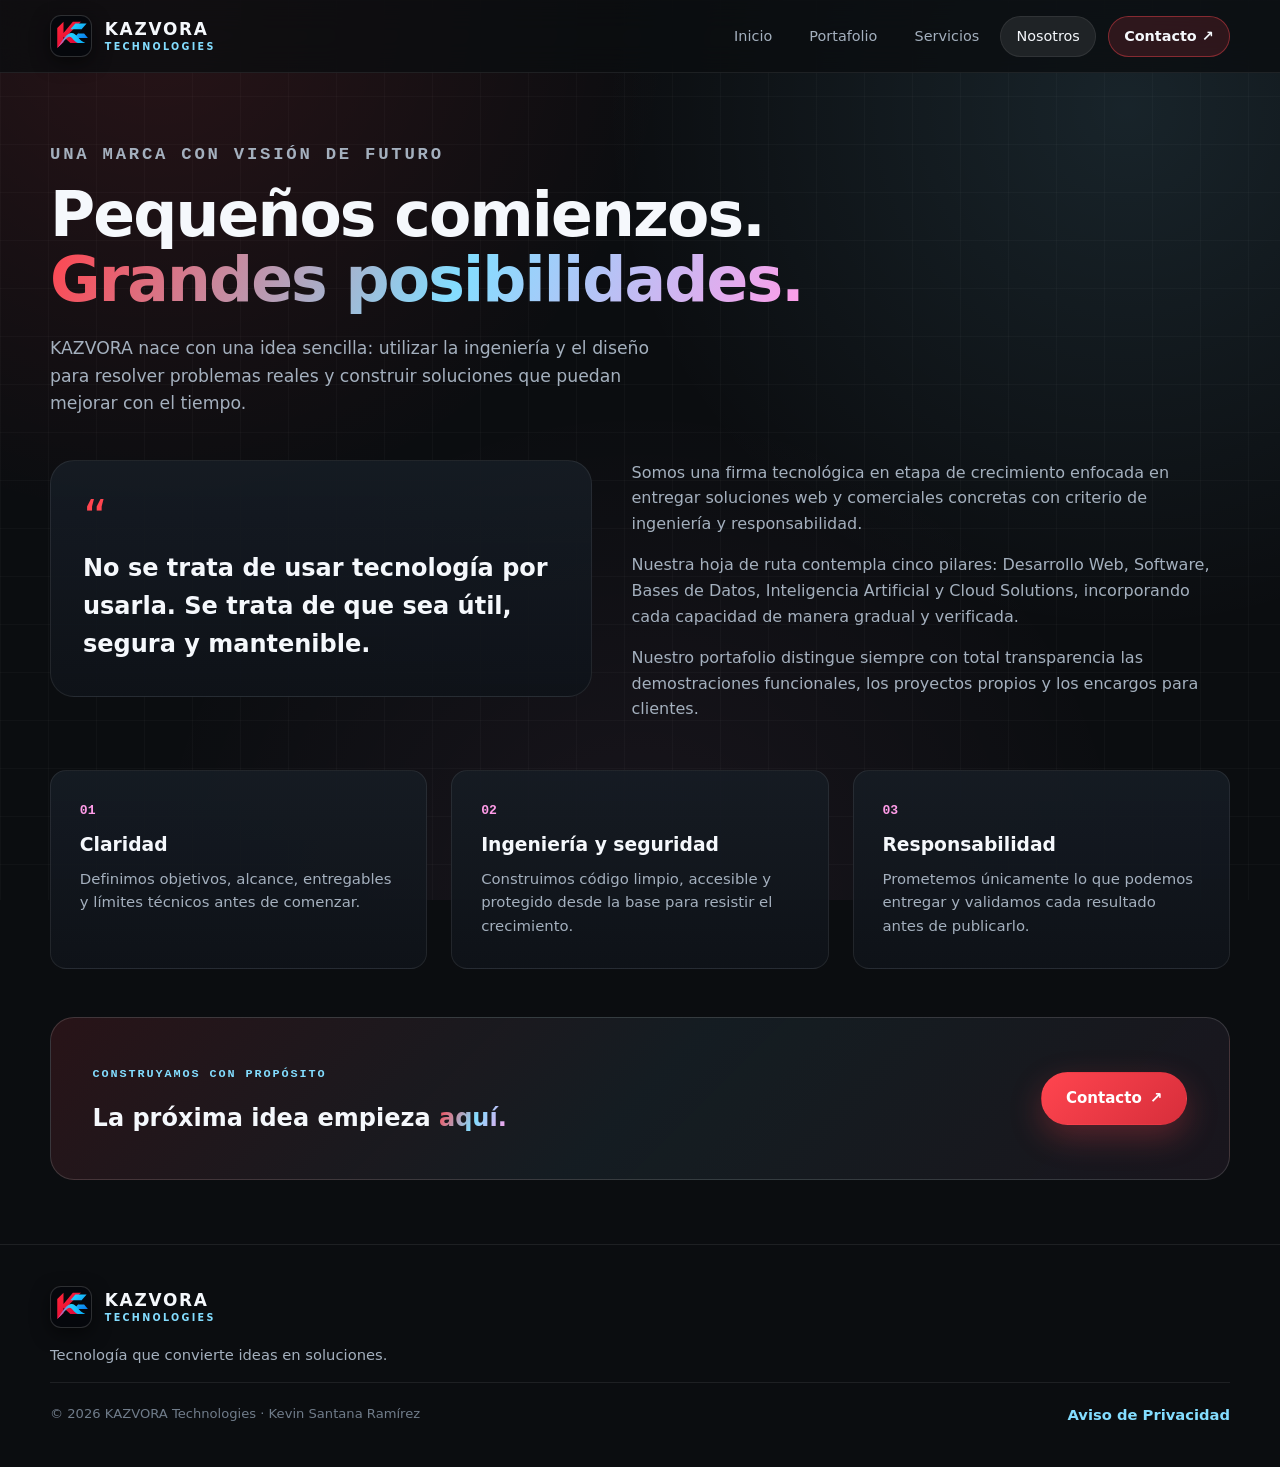
<file: nosotros.html>
<!doctype html>
<html lang="es">
<head>
  <meta charset="utf-8">
  <meta name="viewport" content="width=device-width, initial-scale=1">
  <meta http-equiv="Content-Security-Policy" content="default-src 'self'; script-src 'self'; style-src 'self'; img-src 'self' data:; font-src 'self'; object-src 'none'; base-uri 'self'; form-action 'self'">
  <meta name="referrer" content="strict-origin-when-cross-origin">
  <meta name="theme-color" content="#0b0d10">
  <meta name="description" content="Conoce la visión, principios de ingeniería y hoja de ruta de KAZVORA Technologies.">
  <meta property="og:type" content="website">
  <meta property="og:locale" content="es_MX">
  <meta property="og:site_name" content="KAZVORA Technologies">
  <meta property="og:title" content="Nosotros | KAZVORA Technologies">
  <meta property="og:description" content="Ingeniería honesta, soluciones útiles y crecimiento técnico progresivo en KAZVORA Technologies.">
  <meta property="og:url" content="https://santana282.github.io/kazvora-portfolio/nosotros.html">
  <meta property="og:image" content="https://santana282.github.io/kazvora-portfolio/assets/images/og-kazvora.jpg">
  <meta property="og:image:width" content="1200">
  <meta property="og:image:height" content="630">
  <meta name="twitter:card" content="summary_large_image">
  <meta name="twitter:image" content="https://santana282.github.io/kazvora-portfolio/assets/images/og-kazvora.jpg">
  <title>Nosotros | KAZVORA Technologies</title>
  <link rel="icon" href="assets/icons/favicon.svg" type="image/svg+xml">
  <link rel="manifest" href="manifest.webmanifest">
  <link rel="stylesheet" href="css/styles.css">
  <script src="js/config.js" defer></script>
  <script src="js/main.js" defer></script>
</head>
<body>
  <a class="skip-link" href="#contenido">Saltar al contenido</a>

  <header class="site-header">
    <a class="brand" href="index.html" aria-label="KAZVORA Technologies, inicio">
      <span class="brand-mark" aria-hidden="true">K<span>Z</span></span>
      <span class="brand-copy"><strong>KAZVORA</strong><small>TECHNOLOGIES</small></span>
    </a>
    <button class="menu-toggle" aria-expanded="false" aria-controls="main-nav" aria-label="Abrir menú">
      <span></span><span></span><span></span>
    </button>
    <nav id="main-nav" class="main-nav" aria-label="Navegación principal">
      <a href="index.html">Inicio</a>
      <a href="portafolio.html">Portafolio</a>
      <a href="servicios.html">Servicios</a>
      <a class="active" aria-current="page" href="nosotros.html">Nosotros</a>
      <a class="nav-contact" href="contacto.html">Contacto <span aria-hidden="true">↗</span></a>
    </nav>
  </header>

  <main id="contenido">
    <section class="page-hero section-wrap">
      <p class="eyebrow">UNA MARCA CON VISIÓN DE FUTURO</p>
      <h1>Pequeños comienzos.<br><span class="gradient-text">Grandes posibilidades.</span></h1>
      <p>KAZVORA nace con una idea sencilla: utilizar la ingeniería y el diseño para resolver problemas reales y construir soluciones que puedan mejorar con el tiempo.</p>
    </section>

    <section class="section-wrap about-layout">
      <div class="about-statement">
        <span class="quote-mark" aria-hidden="true">“</span>
        <h2>No se trata de usar tecnología por usarla. Se trata de que sea útil, segura y mantenible.</h2>
      </div>
      <div class="about-copy">
        <p>Somos una firma tecnológica en etapa de crecimiento enfocada en entregar soluciones web y comerciales concretas con criterio de ingeniería y responsabilidad.</p>
        <p>Nuestra hoja de ruta contempla cinco pilares: Desarrollo Web, Software, Bases de Datos, Inteligencia Artificial y Cloud Solutions, incorporando cada capacidad de manera gradual y verificada.</p>
        <p>Nuestro portafolio distingue siempre con total transparencia las demostraciones funcionales, los proyectos propios y los encargos para clientes.</p>
      </div>
    </section>

    <section class="section-wrap values-grid">
      <article>
        <span class="value-number">01</span>
        <h3>Claridad</h3>
        <p>Definimos objetivos, alcance, entregables y límites técnicos antes de comenzar.</p>
      </article>
      <article>
        <span class="value-number">02</span>
        <h3>Ingeniería y seguridad</h3>
        <p>Construimos código limpio, accesible y protegido desde la base para resistir el crecimiento.</p>
      </article>
      <article>
        <span class="value-number">03</span>
        <h3>Responsabilidad</h3>
        <p>Prometemos únicamente lo que podemos entregar y validamos cada resultado antes de publicarlo.</p>
      </article>
    </section>

    <section class="section-wrap closing-cta">
      <div>
        <p class="eyebrow">CONSTRUYAMOS CON PROPÓSITO</p>
        <h2>La próxima idea empieza <span class="gradient-text">aquí.</span></h2>
      </div>
      <a class="button button-primary" href="contacto.html">Contacto <span aria-hidden="true">↗</span></a>
    </section>
  </main>

  <footer class="site-footer">
    <a class="brand footer-brand" href="index.html">
      <span class="brand-mark" aria-hidden="true">K<span>Z</span></span>
      <span class="brand-copy"><strong>KAZVORA</strong><small>TECHNOLOGIES</small></span>
    </a>
    <p>Tecnología que convierte ideas en soluciones.</p>
    <div class="footer-bottom">
      <span>© <span id="year"></span> KAZVORA Technologies · Kevin Santana Ramírez</span>
      <span><a class="text-link" href="privacidad.html">Aviso de Privacidad</a></span>
    </div>
  </footer>
</body>
</html>
</file>
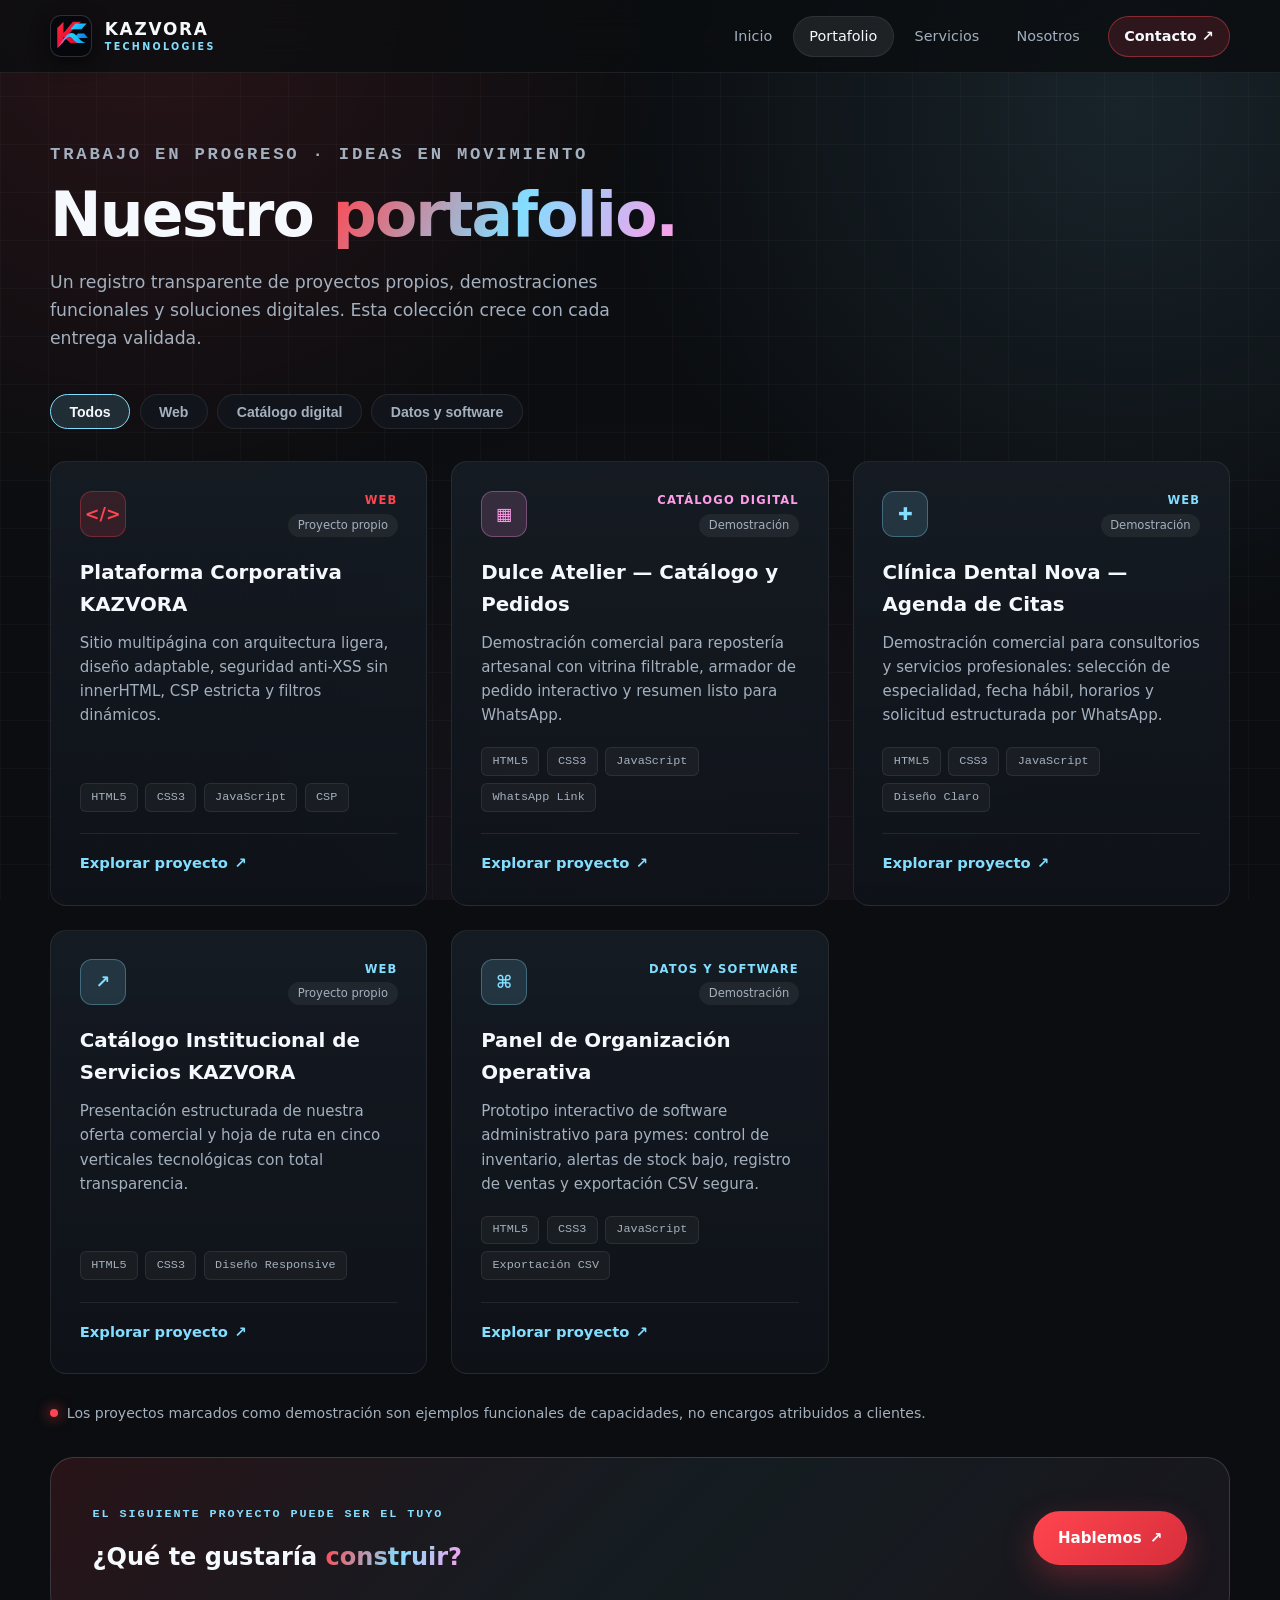
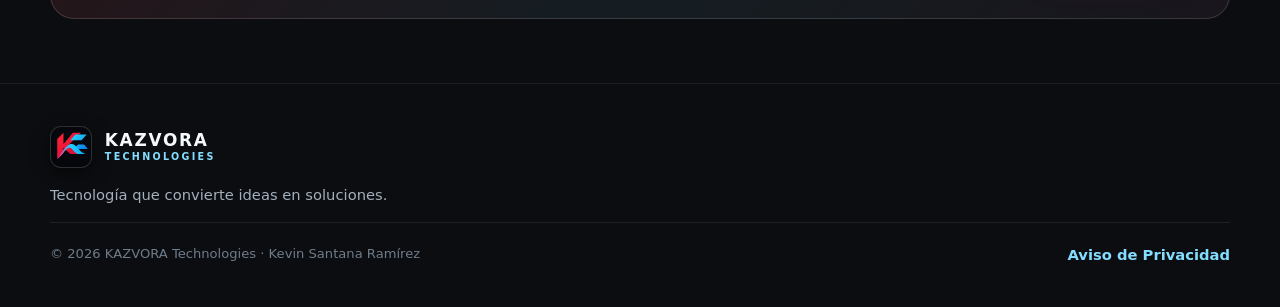
<file: portafolio.html>
<!doctype html>
<html lang="es">
<head>
  <meta charset="utf-8">
  <meta name="viewport" content="width=device-width, initial-scale=1">
  <meta http-equiv="Content-Security-Policy" content="default-src 'self'; script-src 'self'; style-src 'self'; img-src 'self' data:; font-src 'self'; object-src 'none'; base-uri 'self'; form-action 'self'">
  <meta name="referrer" content="strict-origin-when-cross-origin">
  <meta name="theme-color" content="#0b0d10">
  <meta name="description" content="Explora los proyectos propios y demostraciones comerciales de KAZVORA Technologies.">
  <meta property="og:type" content="website">
  <meta property="og:locale" content="es_MX">
  <meta property="og:site_name" content="KAZVORA Technologies">
  <meta property="og:title" content="Portafolio | KAZVORA Technologies">
  <meta property="og:description" content="Registro transparente de proyectos, demostraciones comerciales y soluciones digitales de KAZVORA Technologies.">
  <meta property="og:url" content="https://santana282.github.io/kazvora-portfolio/portafolio.html">
  <meta property="og:image" content="https://santana282.github.io/kazvora-portfolio/assets/images/og-kazvora.jpg">
  <meta property="og:image:width" content="1200">
  <meta property="og:image:height" content="630">
  <meta name="twitter:card" content="summary_large_image">
  <meta name="twitter:image" content="https://santana282.github.io/kazvora-portfolio/assets/images/og-kazvora.jpg">
  <title>Portafolio | KAZVORA Technologies</title>
  <link rel="icon" href="assets/icons/favicon.svg" type="image/svg+xml">
  <link rel="manifest" href="manifest.webmanifest">
  <link rel="stylesheet" href="css/styles.css">
  <script src="js/config.js" defer></script>
  <script src="js/projects.js" defer></script>
  <script src="js/main.js" defer></script>
</head>
<body>
  <a class="skip-link" href="#contenido">Saltar al contenido</a>

  <header class="site-header">
    <a class="brand" href="index.html" aria-label="KAZVORA Technologies, inicio">
      <span class="brand-mark" aria-hidden="true">K<span>Z</span></span>
      <span class="brand-copy"><strong>KAZVORA</strong><small>TECHNOLOGIES</small></span>
    </a>
    <button class="menu-toggle" aria-expanded="false" aria-controls="main-nav" aria-label="Abrir menú">
      <span></span><span></span><span></span>
    </button>
    <nav id="main-nav" class="main-nav" aria-label="Navegación principal">
      <a href="index.html">Inicio</a>
      <a class="active" aria-current="page" href="portafolio.html">Portafolio</a>
      <a href="servicios.html">Servicios</a>
      <a href="nosotros.html">Nosotros</a>
      <a class="nav-contact" href="contacto.html">Contacto <span aria-hidden="true">↗</span></a>
    </nav>
  </header>

  <main id="contenido">
    <section class="page-hero section-wrap">
      <p class="eyebrow">TRABAJO EN PROGRESO · IDEAS EN MOVIMIENTO</p>
      <h1>Nuestro <span class="gradient-text">portafolio.</span></h1>
      <p>Un registro transparente de proyectos propios, demostraciones funcionales y soluciones digitales. Esta colección crece con cada entrega validada.</p>
    </section>

    <section class="section-wrap portfolio-section">
      <div class="filter-row" id="project-filters" role="group" aria-label="Filtrar proyectos por categoría"></div>
      <div id="all-projects" class="project-grid project-grid-wide" aria-live="polite"></div>
      <p class="portfolio-note">
        <span class="status-dot" aria-hidden="true"></span>
        <span>Los proyectos marcados como demostración son ejemplos funcionales de capacidades, no encargos atribuidos a clientes.</span>
      </p>
    </section>

    <section class="section-wrap closing-cta">
      <div>
        <p class="eyebrow">EL SIGUIENTE PROYECTO PUEDE SER EL TUYO</p>
        <h2>¿Qué te gustaría <span class="gradient-text">construir?</span></h2>
      </div>
      <a class="button button-primary" href="contacto.html">Hablemos <span aria-hidden="true">↗</span></a>
    </section>
  </main>

  <footer class="site-footer">
    <a class="brand footer-brand" href="index.html">
      <span class="brand-mark" aria-hidden="true">K<span>Z</span></span>
      <span class="brand-copy"><strong>KAZVORA</strong><small>TECHNOLOGIES</small></span>
    </a>
    <p>Tecnología que convierte ideas en soluciones.</p>
    <div class="footer-bottom">
      <span>© <span id="year"></span> KAZVORA Technologies · Kevin Santana Ramírez</span>
      <span><a class="text-link" href="privacidad.html">Aviso de Privacidad</a></span>
    </div>
  </footer>
</body>
</html>
</file>
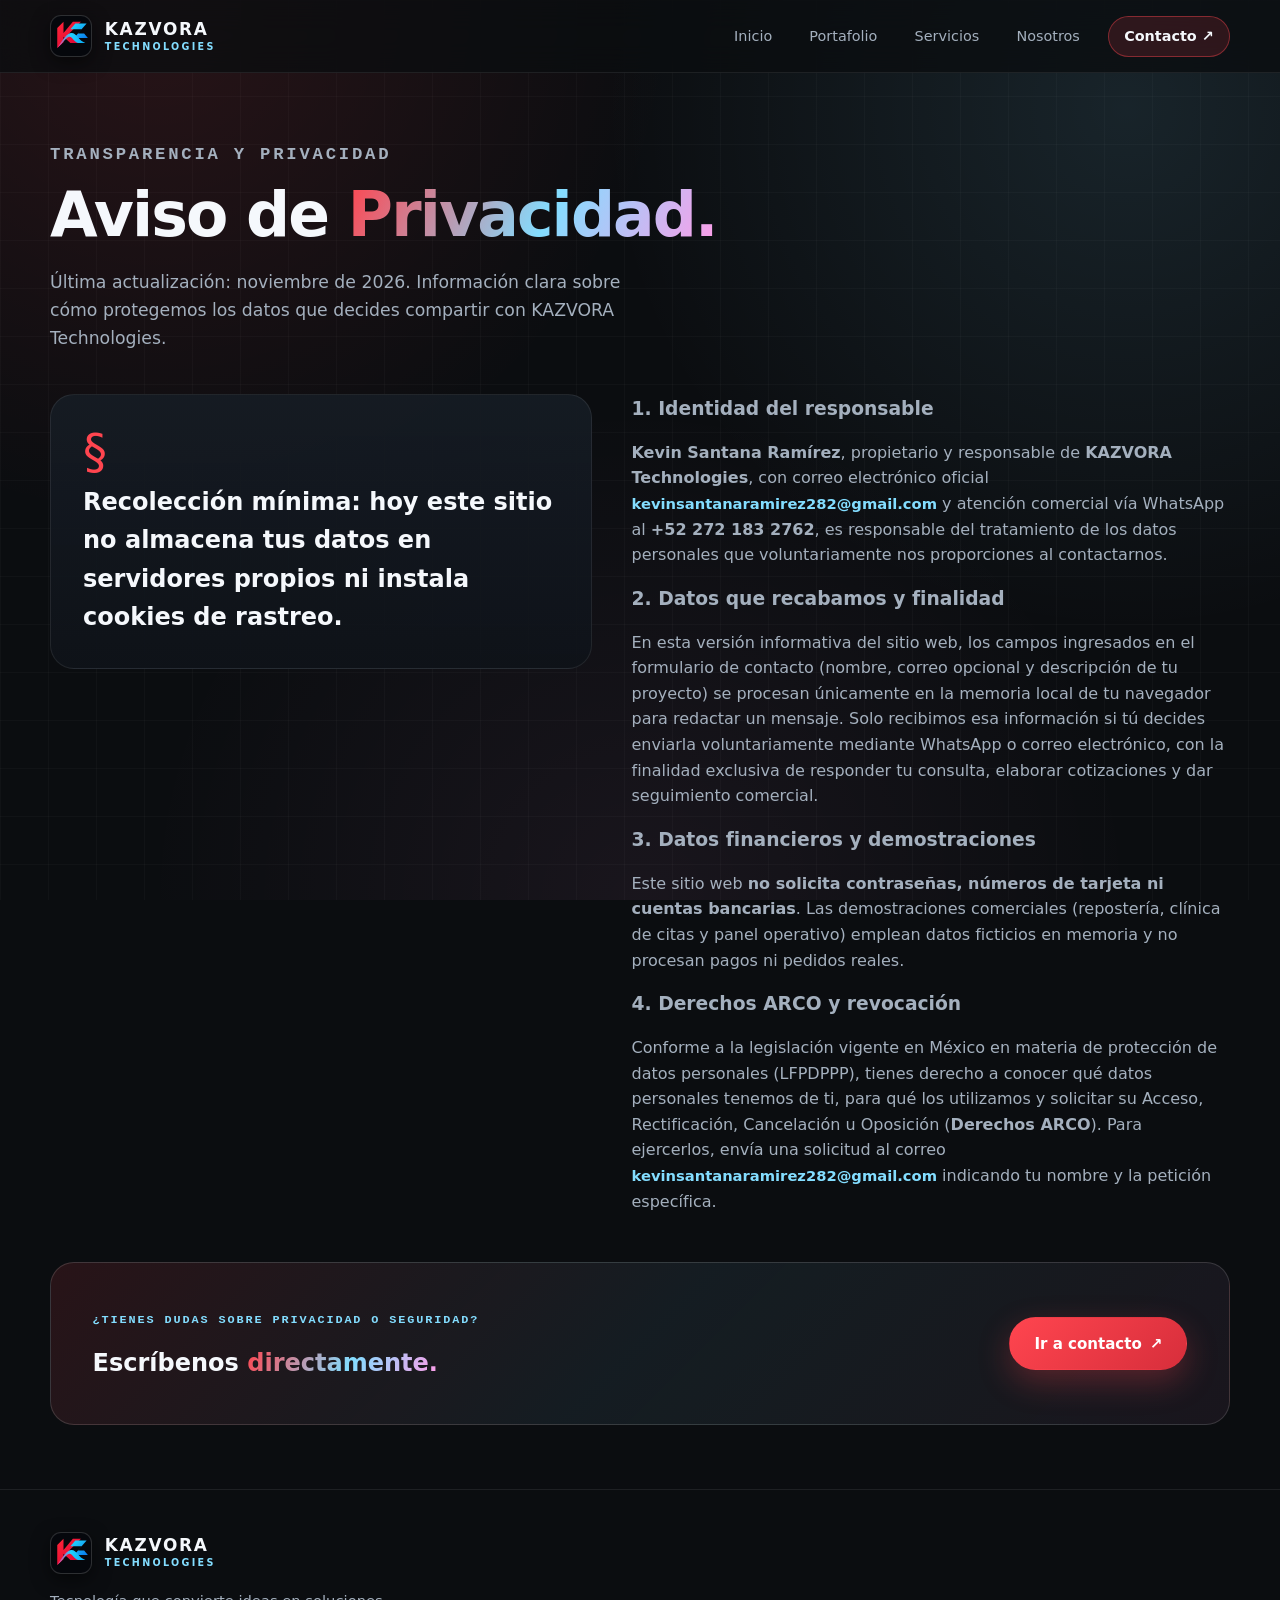
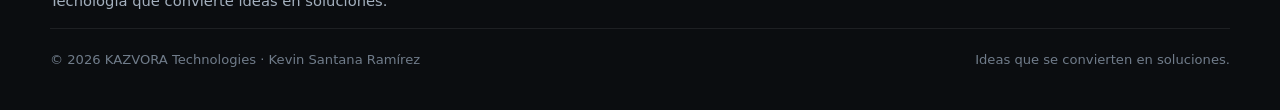
<file: privacidad.html>
<!doctype html>
<html lang="es">
<head>
  <meta charset="utf-8">
  <meta name="viewport" content="width=device-width, initial-scale=1">
  <meta http-equiv="Content-Security-Policy" content="default-src 'self'; script-src 'self'; style-src 'self'; img-src 'self' data:; font-src 'self'; object-src 'none'; base-uri 'self'; form-action 'self'">
  <meta name="referrer" content="strict-origin-when-cross-origin">
  <meta name="theme-color" content="#0b0d10">
  <meta name="description" content="Aviso de Privacidad de KAZVORA Technologies conforme a los principios de protección de datos personales en México.">
  <meta property="og:type" content="website">
  <meta property="og:locale" content="es_MX">
  <meta property="og:site_name" content="KAZVORA Technologies">
  <meta property="og:title" content="Aviso de Privacidad | KAZVORA Technologies">
  <meta property="og:description" content="Transparencia sobre el tratamiento de datos de contacto y derechos ARCO en KAZVORA Technologies.">
  <meta property="og:url" content="https://santana282.github.io/kazvora-portfolio/privacidad.html">
  <meta property="og:image" content="https://santana282.github.io/kazvora-portfolio/assets/images/og-kazvora.jpg">
  <meta property="og:image:width" content="1200">
  <meta property="og:image:height" content="630">
  <meta name="twitter:card" content="summary_large_image">
  <meta name="twitter:image" content="https://santana282.github.io/kazvora-portfolio/assets/images/og-kazvora.jpg">
  <title>Aviso de Privacidad | KAZVORA Technologies</title>
  <link rel="icon" href="assets/icons/favicon.svg" type="image/svg+xml">
  <link rel="manifest" href="manifest.webmanifest">
  <link rel="stylesheet" href="css/styles.css">
  <script src="js/config.js" defer></script>
  <script src="js/main.js" defer></script>
</head>
<body>
  <a class="skip-link" href="#contenido">Saltar al contenido</a>

  <header class="site-header">
    <a class="brand" href="index.html" aria-label="KAZVORA Technologies, inicio">
      <span class="brand-mark" aria-hidden="true">K<span>Z</span></span>
      <span class="brand-copy"><strong>KAZVORA</strong><small>TECHNOLOGIES</small></span>
    </a>
    <button class="menu-toggle" aria-expanded="false" aria-controls="main-nav" aria-label="Abrir menú">
      <span></span><span></span><span></span>
    </button>
    <nav id="main-nav" class="main-nav" aria-label="Navegación principal">
      <a href="index.html">Inicio</a>
      <a href="portafolio.html">Portafolio</a>
      <a href="servicios.html">Servicios</a>
      <a href="nosotros.html">Nosotros</a>
      <a class="nav-contact" href="contacto.html">Contacto <span aria-hidden="true">↗</span></a>
    </nav>
  </header>

  <main id="contenido">
    <section class="page-hero section-wrap">
      <p class="eyebrow">TRANSPARENCIA Y PRIVACIDAD</p>
      <h1>Aviso de <span class="gradient-text">Privacidad.</span></h1>
      <p>Última actualización: noviembre de 2026. Información clara sobre cómo protegemos los datos que decides compartir con KAZVORA Technologies.</p>
    </section>

    <section class="section-wrap about-layout">
      <div class="about-statement">
        <span class="quote-mark" aria-hidden="true">§</span>
        <h2>Recolección mínima: hoy este sitio no almacena tus datos en servidores propios ni instala cookies de rastreo.</h2>
      </div>

      <div class="about-copy">
        <h3>1. Identidad del responsable</h3>
        <p><strong>Kevin Santana Ramírez</strong>, propietario y responsable de <strong>KAZVORA Technologies</strong>, con correo electrónico oficial <a class="text-link" href="mailto:kevinsantanaramirez282@gmail.com">kevinsantanaramirez282@gmail.com</a> y atención comercial vía WhatsApp al <strong>+52 272 183 2762</strong>, es responsable del tratamiento de los datos personales que voluntariamente nos proporciones al contactarnos.</p>

        <h3>2. Datos que recabamos y finalidad</h3>
        <p>En esta versión informativa del sitio web, los campos ingresados en el formulario de contacto (nombre, correo opcional y descripción de tu proyecto) se procesan únicamente en la memoria local de tu navegador para redactar un mensaje. Solo recibimos esa información si tú decides enviarla voluntariamente mediante WhatsApp o correo electrónico, con la finalidad exclusiva de responder tu consulta, elaborar cotizaciones y dar seguimiento comercial.</p>

        <h3>3. Datos financieros y demostraciones</h3>
        <p>Este sitio web <strong>no solicita contraseñas, números de tarjeta ni cuentas bancarias</strong>. Las demostraciones comerciales (repostería, clínica de citas y panel operativo) emplean datos ficticios en memoria y no procesan pagos ni pedidos reales.</p>

        <h3>4. Derechos ARCO y revocación</h3>
        <p>Conforme a la legislación vigente en México en materia de protección de datos personales (LFPDPPP), tienes derecho a conocer qué datos personales tenemos de ti, para qué los utilizamos y solicitar su Acceso, Rectificación, Cancelación u Oposición (<strong>Derechos ARCO</strong>). Para ejercerlos, envía una solicitud al correo <a class="text-link" href="mailto:kevinsantanaramirez282@gmail.com?subject=Solicitud%20Derechos%20ARCO%20-%20KAZVORA">kevinsantanaramirez282@gmail.com</a> indicando tu nombre y la petición específica.</p>
      </div>
    </section>

    <section class="section-wrap closing-cta">
      <div>
        <p class="eyebrow">¿TIENES DUDAS SOBRE PRIVACIDAD O SEGURIDAD?</p>
        <h2>Escríbenos <span class="gradient-text">directamente.</span></h2>
      </div>
      <a class="button button-primary" href="contacto.html">Ir a contacto <span aria-hidden="true">↗</span></a>
    </section>
  </main>

  <footer class="site-footer">
    <a class="brand footer-brand" href="index.html">
      <span class="brand-mark" aria-hidden="true">K<span>Z</span></span>
      <span class="brand-copy"><strong>KAZVORA</strong><small>TECHNOLOGIES</small></span>
    </a>
    <p>Tecnología que convierte ideas en soluciones.</p>
    <div class="footer-bottom">
      <span>© <span id="year"></span> KAZVORA Technologies · Kevin Santana Ramírez</span>
      <span>Ideas que se convierten en soluciones.</span>
    </div>
  </footer>
</body>
</html>
</file>
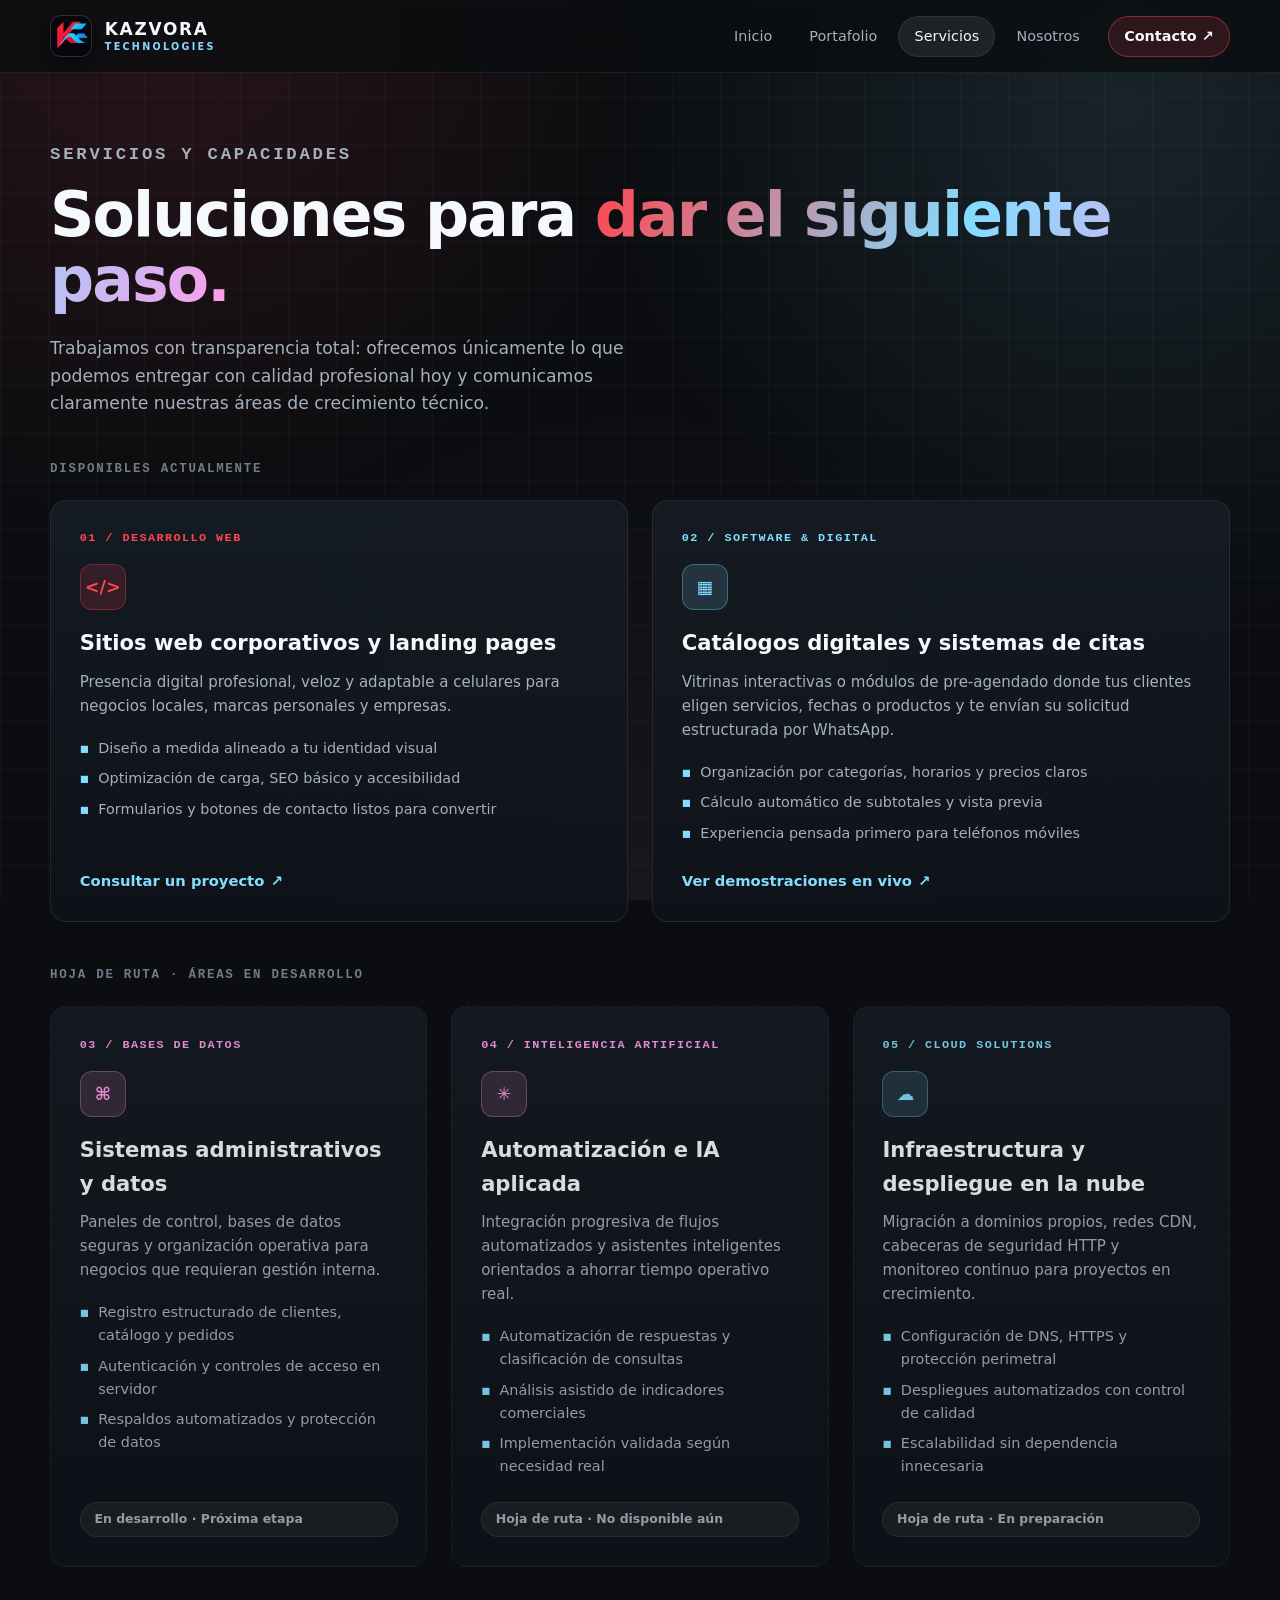
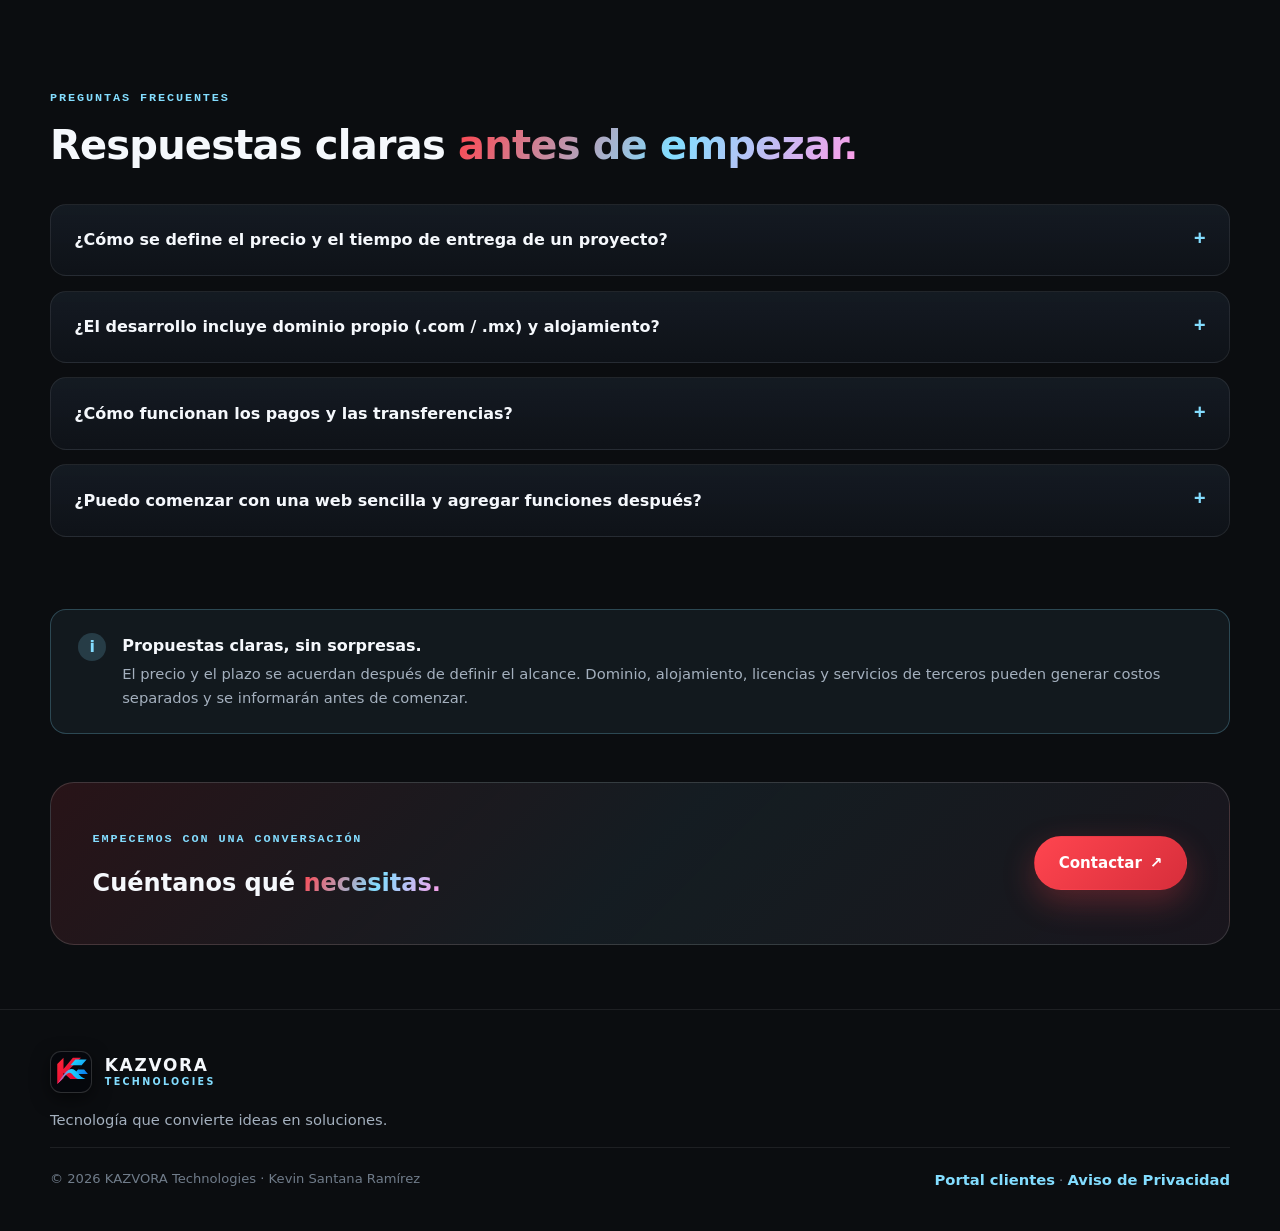
<file: servicios.html>
<!doctype html>
<html lang="es">
<head>
  <meta charset="utf-8">
  <meta name="viewport" content="width=device-width, initial-scale=1">
  <meta http-equiv="Content-Security-Policy" content="default-src 'self'; script-src 'self'; style-src 'self'; img-src 'self' data:; font-src 'self'; object-src 'none'; base-uri 'self'; form-action 'self'">
  <meta name="referrer" content="strict-origin-when-cross-origin">
  <meta name="theme-color" content="#0b0d10">
  <meta name="description" content="Servicios digitales disponibles, preguntas frecuentes y hoja de ruta tecnológica de KAZVORA Technologies.">
  <meta property="og:type" content="website">
  <meta property="og:locale" content="es_MX">
  <meta property="og:site_name" content="KAZVORA Technologies">
  <meta property="og:title" content="Servicios | KAZVORA Technologies">
  <meta property="og:description" content="Desarrollo web, catálogos digitales, sistemas de citas y evolución hacia software, bases de datos, IA y cloud.">
  <meta property="og:url" content="https://santana282.github.io/kazvora-portfolio/servicios.html">
  <meta property="og:image" content="https://santana282.github.io/kazvora-portfolio/assets/images/og-kazvora.jpg">
  <meta property="og:image:width" content="1200">
  <meta property="og:image:height" content="630">
  <meta name="twitter:card" content="summary_large_image">
  <meta name="twitter:image" content="https://santana282.github.io/kazvora-portfolio/assets/images/og-kazvora.jpg">
  <title>Servicios | KAZVORA Technologies</title>
  <link rel="icon" href="assets/icons/favicon.svg" type="image/svg+xml">
  <link rel="manifest" href="manifest.webmanifest">
  <link rel="stylesheet" href="css/styles.css">
  <script src="js/config.js" defer></script>
  <script src="js/main.js" defer></script>
</head>
<body>
  <a class="skip-link" href="#contenido">Saltar al contenido</a>

  <header class="site-header">
    <a class="brand" href="index.html" aria-label="KAZVORA Technologies, inicio">
      <span class="brand-mark" aria-hidden="true">K<span>Z</span></span>
      <span class="brand-copy"><strong>KAZVORA</strong><small>TECHNOLOGIES</small></span>
    </a>
    <button class="menu-toggle" aria-expanded="false" aria-controls="main-nav" aria-label="Abrir menú">
      <span></span><span></span><span></span>
    </button>
    <nav id="main-nav" class="main-nav" aria-label="Navegación principal">
      <a href="index.html">Inicio</a>
      <a href="portafolio.html">Portafolio</a>
      <a class="active" aria-current="page" href="servicios.html">Servicios</a>
      <a href="nosotros.html">Nosotros</a>
      <a class="nav-contact" href="contacto.html">Contacto <span aria-hidden="true">↗</span></a>
    </nav>
  </header>

  <main id="contenido">
    <section class="page-hero section-wrap">
      <p class="eyebrow">SERVICIOS Y CAPACIDADES</p>
      <h1>Soluciones para <span class="gradient-text">dar el siguiente paso.</span></h1>
      <p>Trabajamos con transparencia total: ofrecemos únicamente lo que podemos entregar con calidad profesional hoy y comunicamos claramente nuestras áreas de crecimiento técnico.</p>
    </section>

    <section class="section-wrap" aria-labelledby="servicios-activos-label">
      <p id="servicios-activos-label" class="service-section-label">DISPONIBLES ACTUALMENTE</p>
      <div class="service-cards">
        <article class="service-card">
          <span class="service-index red-text">01 / DESARROLLO WEB</span>
          <div class="service-symbol red-symbol" aria-hidden="true"><span>&lt;/&gt;</span></div>
          <h2>Sitios web corporativos y landing pages</h2>
          <p>Presencia digital profesional, veloz y adaptable a celulares para negocios locales, marcas personales y empresas.</p>
          <ul>
            <li>Diseño a medida alineado a tu identidad visual</li>
            <li>Optimización de carga, SEO básico y accesibilidad</li>
            <li>Formularios y botones de contacto listos para convertir</li>
          </ul>
          <a class="text-link" href="contacto.html?tipo=web">Consultar un proyecto <span aria-hidden="true">↗</span></a>
        </article>

        <article class="service-card">
          <span class="service-index blue-text">02 / SOFTWARE &amp; DIGITAL</span>
          <div class="service-symbol blue-symbol" aria-hidden="true"><span>▦</span></div>
          <h2>Catálogos digitales y sistemas de citas</h2>
          <p>Vitrinas interactivas o módulos de pre-agendado donde tus clientes eligen servicios, fechas o productos y te envían su solicitud estructurada por WhatsApp.</p>
          <ul>
            <li>Organización por categorías, horarios y precios claros</li>
            <li>Cálculo automático de subtotales y vista previa</li>
            <li>Experiencia pensada primero para teléfonos móviles</li>
          </ul>
          <a class="text-link" href="portafolio.html">Ver demostraciones en vivo <span aria-hidden="true">↗</span></a>
        </article>
      </div>
    </section>

    <section class="section-wrap" aria-labelledby="servicios-futuros-label">
      <p id="servicios-futuros-label" class="service-section-label">HOJA DE RUTA · ÁREAS EN DESARROLLO</p>
      <div class="service-cards">
        <article class="service-card service-card-muted">
          <span class="service-index pink-text">03 / BASES DE DATOS</span>
          <div class="service-symbol pink-symbol" aria-hidden="true"><span>⌘</span></div>
          <h3>Sistemas administrativos y datos</h3>
          <p>Paneles de control, bases de datos seguras y organización operativa para negocios que requieran gestión interna.</p>
          <ul>
            <li>Registro estructurado de clientes, catálogo y pedidos</li>
            <li>Autenticación y controles de acceso en servidor</li>
            <li>Respaldos automatizados y protección de datos</li>
          </ul>
          <span class="service-status">En desarrollo · Próxima etapa</span>
        </article>

        <article class="service-card service-card-muted">
          <span class="service-index pink-text">04 / INTELIGENCIA ARTIFICIAL</span>
          <div class="service-symbol pink-symbol" aria-hidden="true"><span>✳</span></div>
          <h3>Automatización e IA aplicada</h3>
          <p>Integración progresiva de flujos automatizados y asistentes inteligentes orientados a ahorrar tiempo operativo real.</p>
          <ul>
            <li>Automatización de respuestas y clasificación de consultas</li>
            <li>Análisis asistido de indicadores comerciales</li>
            <li>Implementación validada según necesidad real</li>
          </ul>
          <span class="service-status">Hoja de ruta · No disponible aún</span>
        </article>

        <article class="service-card service-card-muted">
          <span class="service-index blue-text">05 / CLOUD SOLUTIONS</span>
          <div class="service-symbol blue-symbol" aria-hidden="true"><span>☁</span></div>
          <h3>Infraestructura y despliegue en la nube</h3>
          <p>Migración a dominios propios, redes CDN, cabeceras de seguridad HTTP y monitoreo continuo para proyectos en crecimiento.</p>
          <ul>
            <li>Configuración de DNS, HTTPS y protección perimetral</li>
            <li>Despliegues automatizados con control de calidad</li>
            <li>Escalabilidad sin dependencia innecesaria</li>
          </ul>
          <span class="service-status">Hoja de ruta · En preparación</span>
        </article>
      </div>
    </section>

    <section class="section-wrap section-block" aria-labelledby="faq-heading">
      <div class="section-heading">
        <div>
          <p class="eyebrow">PREGUNTAS FRECUENTES</p>
          <h2 id="faq-heading">Respuestas claras <span class="gradient-text">antes de empezar.</span></h2>
        </div>
      </div>

      <div class="faq-list">
        <details class="faq-item">
          <summary>¿Cómo se define el precio y el tiempo de entrega de un proyecto?</summary>
          <p>Cada propuesta se cotiza después de conversar sobre tu negocio, el número de secciones y las funciones necesarias. Antes de iniciar acordamos por escrito alcance, entregables, tiempo estimado y esquema de pago sin cargos ocultos.</p>
        </details>

        <details class="faq-item">
          <summary>¿El desarrollo incluye dominio propio (.com / .mx) y alojamiento?</summary>
          <p>Te asesoramos para registrar tu dominio a tu nombre (tú conservas el 100 % de la propiedad) y configuramos el alojamiento más conveniente para tu etapa. El costo anual del dominio y servicios de terceros se informa siempre por separado antes de contratar.</p>
        </details>

        <details class="faq-item">
          <summary>¿Cómo funcionan los pagos y las transferencias?</summary>
          <p>Los pagos se acuerdan directamente tras aprobar tu cotización formal, utilizando canales verificados (enlaces de pago oficiales o transferencia SPEI confirmada). Nunca solicitamos contraseñas bancarias ni datos de tarjeta en formularios informativos.</p>
        </details>

        <details class="faq-item">
          <summary>¿Puedo comenzar con una web sencilla y agregar funciones después?</summary>
          <p>Sí. Construimos con arquitectura limpia y modular para que puedas lanzar rápido tu presencia web o catálogo digital y evolucionar posteriormente hacia cuentas de clientes, bases de datos o automatización sin tirar tu inversión anterior.</p>
        </details>
      </div>
    </section>

    <section class="section-wrap notice-panel">
      <span class="notice-icon" aria-hidden="true">i</span>
      <div>
        <strong>Propuestas claras, sin sorpresas.</strong>
        <p>El precio y el plazo se acuerdan después de definir el alcance. Dominio, alojamiento, licencias y servicios de terceros pueden generar costos separados y se informarán antes de comenzar.</p>
      </div>
    </section>

    <section class="section-wrap closing-cta">
      <div>
        <p class="eyebrow">EMPECEMOS CON UNA CONVERSACIÓN</p>
        <h2>Cuéntanos qué <span class="gradient-text">necesitas.</span></h2>
      </div>
      <a class="button button-primary" href="contacto.html">Contactar <span aria-hidden="true">↗</span></a>
    </section>
  </main>

  <footer class="site-footer">
    <a class="brand footer-brand" href="index.html">
      <span class="brand-mark" aria-hidden="true">K<span>Z</span></span>
      <span class="brand-copy"><strong>KAZVORA</strong><small>TECHNOLOGIES</small></span>
    </a>
    <p>Tecnología que convierte ideas en soluciones.</p>
    <div class="footer-bottom">
      <span>© <span id="year"></span> KAZVORA Technologies · Kevin Santana Ramírez</span>
      <span><a class="text-link" href="portal.html">Portal clientes</a> · <a class="text-link" href="privacidad.html">Aviso de Privacidad</a></span>
    </div>
  </footer>
</body>
</html>
</file>
<file: css/styles.css>
/* ==========================================================================
   KAZVORA Technologies — Sistema de Diseño Corporativo v2.2 (css/styles.css)
   Identidad oficial:
   - Base:       #0b0d10
   - Rojo:       #ff454f / #d72e3b
   - Azul cielo: #83ddff
   - Rosa:       #ff9ce8
   ========================================================================== */

:root {
  --bg-base: #0b0d10;
  --bg-surface: #11151b;
  --bg-surface-elevated: #161c24;
  --bg-card: linear-gradient(180deg, rgba(22, 28, 36, 0.92), rgba(15, 19, 25, 0.96));
  --bg-glass: rgba(11, 13, 16, 0.78);

  --text-primary: #f5f8fc;
  --text-secondary: #a4b0be;
  --text-muted: #707c8a;

  --accent-red: #ff454f;
  --accent-red-dark: #d72e3b;
  --accent-blue: #83ddff;
  --accent-pink: #ff9ce8;

  --border-subtle: rgba(255, 255, 255, 0.08);
  --border-strong: rgba(255, 255, 255, 0.14);
  --border-accent: rgba(131, 221, 255, 0.34);

  --radius-sm: 10px;
  --radius-md: 16px;
  --radius-lg: 24px;
  --radius-pill: 999px;

  --shadow-card: 0 20px 50px rgba(0, 0, 0, 0.45);
  --shadow-glow-red: 0 12px 32px rgba(255, 69, 79, 0.28);
  --max-width: 1180px;
  --transition-base: 0.25s cubic-bezier(0.16, 1, 0.3, 1);
}

/* 1. Reset y Base */
*,
*::before,
*::after {
  box-sizing: border-box;
  margin: 0;
  padding: 0;
}

html {
  scroll-behavior: smooth;
  background-color: var(--bg-base);
  color: var(--text-primary);
  font-family: system-ui, -apple-system, "Segoe UI", Roboto, Ubuntu, Cantarell, "Helvetica Neue", sans-serif;
  line-height: 1.6;
  -webkit-font-smoothing: antialiased;
  text-rendering: optimizeLegibility;
}

body {
  min-height: 100vh;
  display: flex;
  flex-direction: column;
  background-color: var(--bg-base);
  background-image:
    radial-gradient(circle at 12% 0%, rgba(255, 69, 79, 0.12), transparent 36%),
    radial-gradient(circle at 88% 12%, rgba(131, 221, 255, 0.11), transparent 38%),
    radial-gradient(circle at 50% 100%, rgba(255, 156, 232, 0.06), transparent 45%),
    linear-gradient(rgba(255, 255, 255, 0.022) 1px, transparent 1px),
    linear-gradient(90deg, rgba(255, 255, 255, 0.022) 1px, transparent 1px);
  background-size: 100% 100%, 100% 100%, 100% 100%, 48px 48px, 48px 48px;
  background-attachment: fixed;
  color: var(--text-primary);
  overflow-x: hidden;
}

main {
  flex: 1;
}

a {
  color: inherit;
  text-decoration: none;
  transition: color var(--transition-base), opacity var(--transition-base), border-color var(--transition-base);
}

ul {
  list-style: none;
}

/* Accesibilidad */
.skip-link {
  position: absolute;
  top: -100px;
  left: 1rem;
  z-index: 1000;
  background: var(--accent-red);
  color: #ffffff;
  padding: 0.65rem 1.15rem;
  border-radius: var(--radius-sm);
  font-weight: 700;
}

.skip-link:focus {
  top: 1rem;
}

:focus-visible {
  outline: 2px solid var(--accent-blue);
  outline-offset: 3px;
}

/* 2. Contenedores y Tipografía */
.section-wrap {
  width: min(100% - 2.5rem, var(--max-width));
  margin-inline: auto;
}

.section-block {
  padding-block: 4.5rem;
}

.eyebrow {
  display: inline-flex;
  align-items: center;
  gap: 0.55rem;
  font-size: 0.74rem;
  font-weight: 700;
  letter-spacing: 0.16em;
  text-transform: uppercase;
  color: var(--accent-blue);
  margin-bottom: 0.9rem;
  font-family: ui-monospace, SFMono-Regular, Menlo, Consolas, monospace;
}

.status-dot {
  width: 8px;
  height: 8px;
  border-radius: 50%;
  background: var(--accent-red);
  box-shadow: 0 0 14px var(--accent-red);
  display: inline-block;
  flex-shrink: 0;
}

.gradient-text {
  background: linear-gradient(115deg, var(--accent-red) 0%, var(--accent-blue) 54%, var(--accent-pink) 100%);
  -webkit-background-clip: text;
  background-clip: text;
  color: transparent;
}

.red-text { color: var(--accent-red); }
.blue-text { color: var(--accent-blue); }
.pink-text { color: var(--accent-pink); }

/* 3. Encabezado, Marca (favicon.svg) y Navegación */
.site-header {
  position: sticky;
  top: 0;
  z-index: 100;
  display: flex;
  align-items: center;
  justify-content: space-between;
  padding: 0.95rem max(1.25rem, calc((100% - var(--max-width)) / 2));
  background: var(--bg-glass);
  backdrop-filter: blur(16px);
  -webkit-backdrop-filter: blur(16px);
  border-bottom: 1px solid var(--border-subtle);
}

.brand {
  display: inline-flex;
  align-items: center;
  gap: 0.8rem;
}

.brand-mark {
  width: 42px;
  height: 42px;
  border-radius: 11px;
  background-color: #0b0d10;
  background-image: url("../assets/icons/favicon.svg");
  background-position: center;
  background-repeat: no-repeat;
  background-size: contain;
  border: 1px solid rgba(255, 255, 255, 0.14);
  display: inline-flex;
  align-items: center;
  justify-content: center;
  color: transparent;
  font-size: 0;
  flex-shrink: 0;
  box-shadow: 0 6px 18px rgba(0, 0, 0, 0.5);
  transition: transform var(--transition-base), border-color var(--transition-base);
}

.brand:hover .brand-mark {
  transform: scale(1.04);
  border-color: rgba(131, 221, 255, 0.45);
}

.brand-mark span {
  color: transparent;
  font-size: 0;
}

.brand-copy {
  display: flex;
  flex-direction: column;
  line-height: 1.05;
}

.brand-copy strong {
  font-size: 1.06rem;
  font-weight: 800;
  letter-spacing: 0.1em;
}

.brand-copy small {
  font-size: 0.6rem;
  font-weight: 700;
  letter-spacing: 0.24em;
  color: var(--accent-blue);
  margin-top: 3px;
}

.main-nav {
  display: flex;
  align-items: center;
  gap: 0.3rem;
}

.main-nav a {
  padding: 0.5rem 0.95rem;
  border-radius: var(--radius-pill);
  font-size: 0.9rem;
  font-weight: 500;
  color: var(--text-secondary);
  border: 1px solid transparent;
}

.main-nav a:hover {
  color: var(--text-primary);
  background: rgba(255, 255, 255, 0.05);
}

.main-nav a.active {
  color: var(--text-primary);
  background: rgba(255, 255, 255, 0.08);
  border-color: var(--border-subtle);
}

.main-nav a.nav-contact {
  margin-left: 0.45rem;
  background: rgba(255, 69, 79, 0.14);
  border: 1px solid rgba(255, 69, 79, 0.42);
  color: var(--text-primary);
  font-weight: 600;
}

.main-nav a.nav-contact:hover,
.main-nav a.nav-contact.active {
  background: linear-gradient(135deg, var(--accent-red), var(--accent-red-dark));
  border-color: var(--accent-red);
  color: #ffffff;
  box-shadow: 0 6px 20px rgba(255, 69, 79, 0.3);
}

.menu-toggle {
  display: none;
  flex-direction: column;
  justify-content: center;
  gap: 5px;
  width: 42px;
  height: 42px;
  background: var(--bg-surface);
  border: 1px solid var(--border-subtle);
  border-radius: var(--radius-sm);
  cursor: pointer;
  padding: 9px;
}

.menu-toggle span {
  display: block;
  width: 100%;
  height: 2px;
  background: var(--text-primary);
  border-radius: 2px;
  transition: transform var(--transition-base), opacity var(--transition-base);
}

.menu-toggle[aria-expanded="true"] span:nth-child(1) {
  transform: translateY(7px) rotate(45deg);
}

.menu-toggle[aria-expanded="true"] span:nth-child(2) {
  opacity: 0;
}

.menu-toggle[aria-expanded="true"] span:nth-child(3) {
  transform: translateY(-7px) rotate(-45deg);
}

/* 4. Botones y Enlaces */
.button {
  display: inline-flex;
  align-items: center;
  justify-content: center;
  gap: 0.5rem;
  padding: 0.85rem 1.5rem;
  border-radius: var(--radius-pill);
  font-weight: 600;
  font-size: 0.94rem;
  border: 1px solid transparent;
  cursor: pointer;
  transition: transform var(--transition-base), background var(--transition-base), border-color var(--transition-base), box-shadow var(--transition-base);
}

.button:hover {
  transform: translateY(-2px);
}

.button-primary {
  background: linear-gradient(135deg, var(--accent-red), var(--accent-red-dark));
  color: #ffffff;
  box-shadow: var(--shadow-glow-red);
}

.button-primary:hover {
  background: linear-gradient(135deg, #ff5b64, var(--accent-red));
  box-shadow: 0 14px 36px rgba(255, 69, 79, 0.38);
}

.button-secondary {
  background: rgba(255, 255, 255, 0.04);
  border-color: var(--border-strong);
  color: var(--text-primary);
}

.button-secondary:hover {
  border-color: var(--accent-blue);
  background: rgba(131, 221, 255, 0.09);
}

.text-link {
  display: inline-flex;
  align-items: center;
  gap: 0.4rem;
  font-weight: 600;
  font-size: 0.92rem;
  color: var(--accent-blue);
}

.text-link:hover {
  color: var(--accent-pink);
}

/* 5. Hero Principal */
.hero {
  display: grid;
  grid-template-columns: 1.15fr 0.85fr;
  align-items: center;
  gap: 3.5rem;
  padding-block: 5rem 3.8rem;
}

.hero-copy h1,
.page-hero h1 {
  font-size: clamp(2.35rem, 5vw, 3.85rem);
  font-weight: 800;
  line-height: 1.07;
  letter-spacing: -0.03em;
  margin-bottom: 1.3rem;
}

.hero-lead,
.page-hero p {
  font-size: 1.08rem;
  color: var(--text-secondary);
  max-width: 56ch;
}

.hero-actions {
  display: flex;
  flex-wrap: wrap;
  gap: 0.9rem;
  margin-top: 2.1rem;
}

.hero-note {
  display: flex;
  align-items: center;
  gap: 0.8rem;
  margin-top: 2.4rem;
  font-size: 0.86rem;
  color: var(--text-muted);
}

.note-line {
  width: 40px;
  height: 2px;
  border-radius: 2px;
  background: linear-gradient(90deg, var(--accent-red), var(--accent-blue), var(--accent-pink));
}

.hero-art {
  position: relative;
  min-height: 390px;
  border-radius: var(--radius-lg);
  background:
    radial-gradient(circle at 50% 45%, rgba(28, 36, 48, 0.92), rgba(11, 13, 16, 0.98)),
    var(--bg-surface);
  border: 1px solid var(--border-strong);
  display: flex;
  align-items: center;
  justify-content: center;
  overflow: hidden;
  box-shadow: var(--shadow-card);
}

.hero-art::before {
  content: "";
  position: absolute;
  inset: 0;
  background: linear-gradient(135deg, rgba(255, 69, 79, 0.14), transparent 40%, rgba(131, 221, 255, 0.12) 100%);
  pointer-events: none;
}

.art-glow {
  position: absolute;
  width: 240px;
  height: 240px;
  border-radius: 50%;
  background: radial-gradient(circle, rgba(255, 69, 79, 0.3), rgba(131, 221, 255, 0.22) 55%, transparent 72%);
  filter: blur(26px);
  animation: kazvoraPulse 7s ease-in-out infinite;
}

@keyframes kazvoraPulse {
  0%, 100% { transform: scale(1); opacity: 0.85; }
  50% { transform: scale(1.1); opacity: 1; }
}

.orbit {
  position: absolute;
  border-radius: 50%;
  border: 1px dashed rgba(255, 255, 255, 0.12);
}

.orbit-one {
  width: 240px;
  height: 240px;
}

.orbit-two {
  width: 325px;
  height: 325px;
  border-style: solid;
  border-color: rgba(131, 221, 255, 0.1);
}

.monogram {
  position: relative;
  z-index: 2;
  width: 128px;
  height: 128px;
  border-radius: 28px;
  background-color: #0b0d10;
  background-image: url("../assets/icons/favicon.svg");
  background-position: center;
  background-repeat: no-repeat;
  background-size: 84%;
  border: 1px solid rgba(255, 255, 255, 0.18);
  box-shadow:
    0 20px 45px rgba(0, 0, 0, 0.7),
    0 0 0 8px rgba(255, 255, 255, 0.025);
  display: inline-flex;
  align-items: center;
  justify-content: center;
  color: transparent;
  font-size: 0;
}

.monogram span,
.monogram i {
  display: none;
}

.art-caption {
  position: absolute;
  bottom: 1.25rem;
  z-index: 3;
  display: inline-flex;
  align-items: center;
  gap: 0.45rem;
  font-size: 0.7rem;
  font-family: ui-monospace, SFMono-Regular, Menlo, Consolas, monospace;
  letter-spacing: 0.16em;
  color: var(--text-secondary);
}

.caption-dot {
  width: 6px;
  height: 6px;
  border-radius: 50%;
  background: var(--accent-blue);
  box-shadow: 0 0 10px var(--accent-blue);
}

.floating-chip {
  position: absolute;
  z-index: 3;
  display: inline-flex;
  align-items: center;
  gap: 0.45rem;
  padding: 0.45rem 0.9rem;
  border-radius: var(--radius-pill);
  background: rgba(14, 18, 24, 0.92);
  border: 1px solid var(--border-strong);
  font-size: 0.73rem;
  font-weight: 700;
  letter-spacing: 0.08em;
  backdrop-filter: blur(8px);
}

.chip-top {
  top: 1.4rem;
  right: 1.4rem;
}

.chip-bottom {
  bottom: 3.3rem;
  left: 1.4rem;
}

.chip-symbol {
  color: var(--accent-red);
  font-family: ui-monospace, SFMono-Regular, Menlo, Consolas, monospace;
}

/* 6. Franja de Principios (.trust-strip) */
.trust-strip {
  width: min(100% - 2.5rem, var(--max-width));
  margin-inline: auto;
  display: grid;
  grid-template-columns: repeat(3, 1fr);
  gap: 1rem;
  padding: 1.35rem 1.6rem;
  background: var(--bg-card);
  border: 1px solid var(--border-subtle);
  border-radius: var(--radius-md);
}

.trust-strip > div {
  display: flex;
  align-items: center;
  gap: 0.85rem;
  font-weight: 600;
  font-size: 0.94rem;
}

.strip-number {
  font-size: 0.78rem;
  font-weight: 800;
  font-family: ui-monospace, SFMono-Regular, Menlo, Consolas, monospace;
  color: var(--accent-red);
  padding: 0.25rem 0.55rem;
  border-radius: 6px;
  background: rgba(255, 69, 79, 0.14);
  border: 1px solid rgba(255, 69, 79, 0.25);
}

/* 7. Encabezados de Sección y Páginas Internas */
.page-hero {
  padding-block: 4.2rem 2.6rem;
}

.section-heading {
  display: flex;
  align-items: flex-end;
  justify-content: space-between;
  flex-wrap: wrap;
  gap: 1rem;
  margin-bottom: 2.25rem;
}

.section-heading h2 {
  font-size: clamp(1.75rem, 3.2vw, 2.5rem);
  font-weight: 800;
  letter-spacing: -0.02em;
  line-height: 1.15;
}

.section-subtitle {
  color: var(--text-secondary);
  font-size: 0.98rem;
  max-width: 60ch;
  margin-top: 0.6rem;
}

/* 8. Ecosistema de 5 Verticales Tecnológicas (.pillars-grid) */
.pillars-grid {
  display: grid;
  grid-template-columns: repeat(5, 1fr);
  gap: 1.1rem;
}

.pillar-card {
  position: relative;
  background: var(--bg-card);
  border: 1px solid var(--border-subtle);
  border-radius: var(--radius-md);
  padding: 1.45rem 1.25rem;
  display: flex;
  flex-direction: column;
  gap: 0.7rem;
  transition: transform var(--transition-base), border-color var(--transition-base), box-shadow var(--transition-base);
}

.pillar-card:hover {
  transform: translateY(-4px);
  border-color: var(--border-accent);
  box-shadow: 0 16px 36px rgba(0, 0, 0, 0.4);
}

.pillar-card-future {
  border-style: dashed;
  background: linear-gradient(180deg, rgba(18, 22, 29, 0.78), rgba(12, 15, 20, 0.9));
}

.pillar-icon {
  width: 44px;
  height: 44px;
  border-radius: 12px;
  display: inline-flex;
  align-items: center;
  justify-content: center;
}

.pillar-icon svg {
  width: 22px;
  height: 22px;
  stroke: currentColor;
  fill: none;
  stroke-width: 1.9;
  stroke-linecap: round;
  stroke-linejoin: round;
}

.pillar-card h3 {
  font-size: 1.02rem;
  font-weight: 700;
  line-height: 1.25;
}

.pillar-card p {
  font-size: 0.85rem;
  color: var(--text-secondary);
  flex: 1;
}

.pillar-tag {
  align-self: flex-start;
  font-size: 0.68rem;
  font-weight: 700;
  letter-spacing: 0.08em;
  text-transform: uppercase;
  padding: 0.22rem 0.6rem;
  border-radius: var(--radius-pill);
}

.pillar-tag-active {
  background: rgba(131, 221, 255, 0.14);
  color: var(--accent-blue);
  border: 1px solid rgba(131, 221, 255, 0.3);
}

.pillar-tag-roadmap {
  background: rgba(255, 156, 232, 0.1);
  color: var(--accent-pink);
  border: 1px solid rgba(255, 156, 232, 0.24);
}

/* 9. Metodología de Trabajo (.process-grid) */
.process-grid {
  display: grid;
  grid-template-columns: repeat(3, 1fr);
  gap: 1.5rem;
}

.process-step {
  background: var(--bg-card);
  border: 1px solid var(--border-subtle);
  border-radius: var(--radius-md);
  padding: 1.75rem;
  display: flex;
  flex-direction: column;
  gap: 0.65rem;
}

.process-step-num {
  font-family: ui-monospace, SFMono-Regular, Menlo, Consolas, monospace;
  font-size: 0.8rem;
  font-weight: 800;
  color: var(--accent-red);
}

.process-step h3 {
  font-size: 1.15rem;
}

.process-step p {
  font-size: 0.92rem;
  color: var(--text-secondary);
}

/* 10. Cuadrícula de Proyectos y Filtros (.project-grid, .filter-row) */
.filter-row {
  display: flex;
  flex-wrap: wrap;
  gap: 0.6rem;
  margin-bottom: 2rem;
}

.filter-btn {
  padding: 0.55rem 1.15rem;
  border-radius: var(--radius-pill);
  background: var(--bg-surface);
  border: 1px solid var(--border-subtle);
  color: var(--text-secondary);
  font-size: 0.88rem;
  font-weight: 600;
  cursor: pointer;
  transition: all var(--transition-base);
}

.filter-btn:hover,
.filter-btn.active {
  background: rgba(131, 221, 255, 0.15);
  border-color: var(--accent-blue);
  color: var(--text-primary);
}

.project-grid {
  display: grid;
  grid-template-columns: repeat(auto-fill, minmax(310px, 1fr));
  gap: 1.5rem;
}

.project-card,
.service-card,
.contact-card,
.values-grid article {
  background: var(--bg-card);
  border: 1px solid var(--border-subtle);
  border-radius: var(--radius-md);
  padding: 1.8rem;
  display: flex;
  flex-direction: column;
  transition: transform var(--transition-base), border-color var(--transition-base), box-shadow var(--transition-base);
}

.project-card:hover,
.service-card:hover {
  transform: translateY(-4px);
  border-color: var(--border-accent);
  box-shadow: var(--shadow-card);
}

.project-card-top {
  display: flex;
  align-items: center;
  justify-content: space-between;
  gap: 1rem;
  margin-bottom: 1.25rem;
}

.project-symbol,
.service-symbol,
.contact-card-icon {
  width: 46px;
  height: 46px;
  border-radius: 12px;
  display: inline-flex;
  align-items: center;
  justify-content: center;
  font-weight: 800;
  font-size: 1.1rem;
}

.red-symbol {
  background: rgba(255, 69, 79, 0.14);
  color: var(--accent-red);
  border: 1px solid rgba(255, 69, 79, 0.32);
}

.blue-symbol {
  background: rgba(131, 221, 255, 0.14);
  color: var(--accent-blue);
  border: 1px solid rgba(131, 221, 255, 0.32);
}

.pink-symbol {
  background: rgba(255, 156, 232, 0.14);
  color: var(--accent-pink);
  border: 1px solid rgba(255, 156, 232, 0.32);
}

.project-badges {
  display: flex;
  flex-direction: column;
  align-items: flex-end;
  gap: 0.25rem;
}

.project-category {
  font-size: 0.72rem;
  font-weight: 800;
  text-transform: uppercase;
  letter-spacing: 0.1em;
}

.project-badge {
  font-size: 0.72rem;
  color: var(--text-secondary);
  background: rgba(255, 255, 255, 0.06);
  padding: 0.16rem 0.6rem;
  border-radius: var(--radius-pill);
}

.project-title {
  font-size: 1.24rem;
  margin-bottom: 0.65rem;
}

.project-description {
  color: var(--text-secondary);
  font-size: 0.94rem;
  margin-bottom: 1.25rem;
  flex: 1;
}

.project-tags {
  display: flex;
  flex-wrap: wrap;
  gap: 0.45rem;
  margin-bottom: 1.35rem;
}

.project-tag {
  font-size: 0.74rem;
  font-family: ui-monospace, SFMono-Regular, Menlo, Consolas, monospace;
  padding: 0.24rem 0.65rem;
  border-radius: 6px;
  background: rgba(255, 255, 255, 0.04);
  color: var(--text-secondary);
  border: 1px solid var(--border-subtle);
}

.project-footer {
  padding-top: 1rem;
  border-top: 1px solid var(--border-subtle);
}

.project-status-note {
  font-size: 0.84rem;
  color: var(--text-muted);
}

.portfolio-note {
  margin-top: 1.75rem;
  font-size: 0.88rem;
  color: var(--text-secondary);
  display: flex;
  align-items: center;
  gap: 0.55rem;
}

/* 11. Banda de Servicios y Página Servicios */
.services-band {
  display: grid;
  grid-template-columns: 1fr 1fr;
  gap: 2.5rem;
  align-items: center;
  padding: 2.6rem;
  background: var(--bg-card);
  border: 1px solid var(--border-subtle);
  border-radius: var(--radius-lg);
  margin-block: 2rem;
}

.services-band-copy h2 {
  font-size: clamp(1.65rem, 2.8vw, 2.25rem);
  margin-bottom: 0.85rem;
}

.services-band-copy p {
  color: var(--text-secondary);
  margin-bottom: 1.6rem;
}

.capability-list {
  display: flex;
  flex-direction: column;
  gap: 0.85rem;
}

.capability-list > div {
  display: flex;
  align-items: center;
  gap: 1rem;
  padding: 1rem 1.2rem;
  background: rgba(11, 13, 16, 0.55);
  border: 1px solid var(--border-subtle);
  border-radius: var(--radius-md);
}

.capability-list > div > div {
  display: flex;
  flex-direction: column;
  flex: 1;
}

.capability-list small {
  color: var(--text-secondary);
  font-size: 0.84rem;
}

.cap-icon {
  width: 38px;
  height: 38px;
  border-radius: 10px;
  display: inline-flex;
  align-items: center;
  justify-content: center;
  font-weight: 800;
  font-size: 0.82rem;
}

.cap-red { background: rgba(255, 69, 79, 0.15); color: var(--accent-red); }
.cap-blue { background: rgba(131, 221, 255, 0.15); color: var(--accent-blue); }
.cap-pink { background: rgba(255, 156, 232, 0.15); color: var(--accent-pink); }

.cap-arrow {
  color: var(--text-muted);
}

.service-section-label {
  font-size: 0.78rem;
  font-weight: 800;
  letter-spacing: 0.14em;
  text-transform: uppercase;
  color: var(--text-muted);
  margin-bottom: 1.25rem;
  font-family: ui-monospace, SFMono-Regular, Menlo, Consolas, monospace;
}

.service-cards {
  display: grid;
  grid-template-columns: repeat(auto-fit, minmax(290px, 1fr));
  gap: 1.5rem;
  margin-bottom: 2.75rem;
}

.service-index {
  font-size: 0.74rem;
  font-weight: 800;
  font-family: ui-monospace, SFMono-Regular, Menlo, Consolas, monospace;
  letter-spacing: 0.12em;
  margin-bottom: 1rem;
}

.service-card h2,
.service-card h3 {
  font-size: 1.32rem;
  margin: 1rem 0 0.6rem;
}

.service-card p {
  color: var(--text-secondary);
  font-size: 0.94rem;
  margin-bottom: 1.2rem;
}

.service-card ul,
.contact-card ul {
  margin-bottom: 1.5rem;
  display: flex;
  flex-direction: column;
  gap: 0.45rem;
  flex: 1;
}

.service-card li,
.contact-card li {
  font-size: 0.9rem;
  color: var(--text-secondary);
  position: relative;
  padding-left: 1.15rem;
}

.service-card li::before,
.contact-card li::before {
  content: "▪";
  position: absolute;
  left: 0;
  color: var(--accent-blue);
}

.service-card-muted {
  opacity: 0.88;
  border-style: dashed;
}

.service-status {
  display: inline-block;
  margin-top: auto;
  padding: 0.4rem 0.85rem;
  border-radius: var(--radius-pill);
  background: rgba(255, 255, 255, 0.05);
  border: 1px solid var(--border-subtle);
  color: var(--text-secondary);
  font-size: 0.78rem;
  font-weight: 600;
}

.notice-panel {
  display: flex;
  align-items: flex-start;
  gap: 1rem;
  padding: 1.45rem 1.7rem;
  background: rgba(131, 221, 255, 0.06);
  border: 1px solid rgba(131, 221, 255, 0.24);
  border-radius: var(--radius-md);
  margin-bottom: 3rem;
}

.notice-icon {
  width: 28px;
  height: 28px;
  border-radius: 50%;
  background: rgba(131, 221, 255, 0.18);
  color: var(--accent-blue);
  display: inline-flex;
  align-items: center;
  justify-content: center;
  font-weight: 800;
  flex-shrink: 0;
}

.notice-panel p {
  color: var(--text-secondary);
  font-size: 0.92rem;
  margin-top: 0.25rem;
}

/* 12. Página Nosotros y Página Contacto */
.about-layout {
  display: grid;
  grid-template-columns: 0.95fr 1.05fr;
  gap: 2.5rem;
  align-items: start;
  margin-bottom: 3rem;
}

.about-statement {
  padding: 2rem;
  background: var(--bg-card);
  border: 1px solid var(--border-subtle);
  border-radius: var(--radius-lg);
}

.quote-mark {
  font-size: 3rem;
  line-height: 1;
  color: var(--accent-red);
  display: block;
  margin-bottom: 0.5rem;
}

.about-copy {
  display: flex;
  flex-direction: column;
  gap: 1rem;
  color: var(--text-secondary);
}

.values-grid {
  display: grid;
  grid-template-columns: repeat(auto-fit, minmax(260px, 1fr));
  gap: 1.5rem;
  margin-bottom: 3rem;
}

.value-number {
  font-size: 0.82rem;
  font-weight: 800;
  font-family: ui-monospace, SFMono-Regular, Menlo, Consolas, monospace;
  color: var(--accent-pink);
  margin-bottom: 0.6rem;
}

.values-grid h3 {
  margin-bottom: 0.45rem;
}

.values-grid p {
  color: var(--text-secondary);
  font-size: 0.93rem;
}

.contact-layout {
  display: grid;
  grid-template-columns: 0.9fr 1.1fr;
  gap: 2rem;
  align-items: start;
  margin-bottom: 4rem;
}

.contact-info {
  display: flex;
  flex-direction: column;
  gap: 1.25rem;
}

.contact-card h2 {
  margin: 0.9rem 0 0.5rem;
}

.contact-card p {
  color: var(--text-secondary);
  font-size: 0.94rem;
  margin-bottom: 1.1rem;
}

.contact-form {
  background: var(--bg-card);
  border: 1px solid var(--border-subtle);
  border-radius: var(--radius-lg);
  padding: 2rem;
  display: flex;
  flex-direction: column;
  gap: 0.85rem;
}

.contact-form p {
  color: var(--text-secondary);
  font-size: 0.92rem;
  margin-bottom: 0.5rem;
}

.contact-form label {
  font-size: 0.86rem;
  font-weight: 600;
  color: var(--text-primary);
  margin-top: 0.25rem;
}

.contact-form input,
.contact-form select,
.contact-form textarea {
  width: 100%;
  padding: 0.8rem 1rem;
  border-radius: var(--radius-sm);
  background: var(--bg-base);
  border: 1px solid var(--border-subtle);
  color: var(--text-primary);
  font: inherit;
  transition: border-color var(--transition-base);
}

.contact-form input:focus,
.contact-form select:focus,
.contact-form textarea:focus {
  outline: none;
  border-color: var(--accent-blue);
}

.contact-form button {
  margin-top: 0.6rem;
  align-self: flex-start;
}

.form-feedback {
  font-size: 0.88rem;
  min-height: 1.4rem;
  margin-top: 0.25rem;
}

.form-feedback.is-success { color: var(--accent-blue); }
.form-feedback.is-error { color: var(--accent-red); }

/* 13. Llamado a la Acción Final y Footer */
.closing-cta {
  display: flex;
  align-items: center;
  justify-content: space-between;
  flex-wrap: wrap;
  gap: 1.5rem;
  padding: 2.6rem;
  margin-block: 2rem 4rem;
  background: linear-gradient(135deg, rgba(255, 69, 79, 0.12), rgba(131, 221, 255, 0.08), rgba(255, 156, 232, 0.06));
  border: 1px solid var(--border-strong);
  border-radius: var(--radius-lg);
}

.site-footer {
  border-top: 1px solid var(--border-subtle);
  padding: 2.6rem max(1.25rem, calc((100% - var(--max-width)) / 2));
  background: rgba(11, 13, 16, 0.94);
  display: flex;
  flex-direction: column;
  gap: 0.95rem;
}

.site-footer > p {
  color: var(--text-secondary);
  font-size: 0.92rem;
}

.footer-bottom {
  display: flex;
  justify-content: space-between;
  flex-wrap: wrap;
  gap: 1rem;
  padding-top: 1.25rem;
  border-top: 1px solid var(--border-subtle);
  font-size: 0.82rem;
  color: var(--text-muted);
}

.empty-state {
  grid-column: 1 / -1;
  padding: 2rem;
  text-align: center;
  color: var(--text-secondary);
  background: var(--bg-surface);
  border: 1px dashed var(--border-subtle);
  border-radius: var(--radius-md);
}

.hp-field {
  position: absolute;
  left: -9999px;
  width: 1px;
  height: 1px;
  overflow: hidden;
}

/* 14. Preguntas Frecuentes Nativas (.faq-list, .faq-item) */
.faq-list {
  display: flex;
  flex-direction: column;
  gap: 0.9rem;
}

.faq-item {
  background: var(--bg-card);
  border: 1px solid var(--border-subtle);
  border-radius: var(--radius-md);
  padding: 1.2rem 1.45rem;
  transition: border-color var(--transition-base);
}

.faq-item[open] {
  border-color: var(--border-accent);
}

.faq-item summary {
  font-weight: 700;
  font-size: 1rem;
  color: var(--text-primary);
  cursor: pointer;
  list-style: none;
  display: flex;
  align-items: center;
  justify-content: space-between;
  gap: 1rem;
}

.faq-item summary::-webkit-details-marker {
  display: none;
}

.faq-item summary::after {
  content: "+";
  font-family: ui-monospace, SFMono-Regular, Menlo, Consolas, monospace;
  font-size: 1.25rem;
  color: var(--accent-blue);
  flex-shrink: 0;
}

.faq-item[open] summary::after {
  content: "−";
  color: var(--accent-red);
}

.faq-item p {
  margin-top: 0.85rem;
  padding-top: 0.85rem;
  border-top: 1px solid var(--border-subtle);
  font-size: 0.93rem;
  color: var(--text-secondary);
}

/* 15. Adaptación Móvil (Responsive Design) */
@media (max-width: 1080px) {
  .pillars-grid {
    grid-template-columns: repeat(3, 1fr);
  }
}

@media (max-width: 860px) {
  .hero,
  .services-band,
  .about-layout,
  .contact-layout,
  .process-grid,
  .trust-strip {
    grid-template-columns: 1fr;
  }

  .pillars-grid {
    grid-template-columns: repeat(2, 1fr);
  }

  .hero {
    padding-block: 3.2rem 2.5rem;
  }
}

@media (max-width: 768px) {
  .menu-toggle {
    display: inline-flex;
  }

  .main-nav {
    position: absolute;
    top: 100%;
    left: 0;
    right: 0;
    flex-direction: column;
    align-items: stretch;
    padding: 1rem 1.25rem;
    background: var(--bg-surface);
    border-bottom: 1px solid var(--border-subtle);
    box-shadow: var(--shadow-card);
    display: none;
  }

  .main-nav.is-open {
    display: flex;
  }

  .main-nav a.nav-contact {
    margin-left: 0;
    margin-top: 0.35rem;
    text-align: center;
  }
}

@media (max-width: 540px) {
  .pillars-grid {
    grid-template-columns: 1fr;
  }
}

@media (prefers-reduced-motion: reduce) {
  html {
    scroll-behavior: auto;
  }

  *,
  *::before,
  *::after {
    animation-duration: 0.01ms !important;
    animation-iteration-count: 1 !important;
    transition-duration: 0.01ms !important;
  }
}
</file>
<file: demos/clinica-citas/styles.css>
/* ==========================================================================
   Demostración Comercial #2: Clínica Dental Nova (demos/clinica-citas/styles.css)
   Desarrollado por KAZVORA Technologies
   Identidad visual clara, clínica y profesional (contraste con la demo oscura)
   ========================================================================== */

:root {
  --clinic-bg: #f4f8fb;
  --clinic-surface: #ffffff;
  --clinic-surface-soft: #eaf3f7;
  --clinic-navy: #0f2937;
  --clinic-ink: #1e3746;
  --clinic-muted: #526b7a;
  --clinic-teal: #0b8a8f;
  --clinic-teal-dark: #086b6f;
  --clinic-teal-soft: rgba(11, 138, 143, 0.1);
  --clinic-border: #d7e4ec;
  --clinic-green: #1fa855;
  --clinic-error: #c92a2a;

  --kazvora-bg: #0b0d10;
  --kazvora-red: #ff454f;
  --kazvora-blue: #83ddff;

  --radius-sm: 10px;
  --radius-md: 16px;
  --radius-lg: 22px;
  --radius-pill: 999px;
  --shadow-card: 0 14px 36px rgba(15, 41, 55, 0.08);
  --max-width: 1200px;
  --transition: 0.22s cubic-bezier(0.16, 1, 0.3, 1);
}

*,
*::before,
*::after {
  box-sizing: border-box;
  margin: 0;
  padding: 0;
}

html {
  scroll-behavior: smooth;
  background: var(--clinic-bg);
  color: var(--clinic-navy);
  font-family: system-ui, -apple-system, "Segoe UI", Roboto, Ubuntu, sans-serif;
  line-height: 1.55;
  -webkit-font-smoothing: antialiased;
}

body {
  min-height: 100vh;
  display: flex;
  flex-direction: column;
}

a {
  color: inherit;
  text-decoration: none;
  transition: color var(--transition), background var(--transition), border-color var(--transition);
}

.skip-link {
  position: absolute;
  top: -100px;
  left: 1rem;
  z-index: 999;
  background: var(--clinic-teal);
  color: #ffffff;
  padding: 0.65rem 1.1rem;
  border-radius: var(--radius-sm);
  font-weight: 700;
}

.skip-link:focus {
  top: 1rem;
}

:focus-visible {
  outline: 2px solid var(--clinic-teal);
  outline-offset: 3px;
}

.clinic-wrap {
  width: min(100% - 2rem, var(--max-width));
  margin-inline: auto;
}

/* 1. Barra Institucional Superior KAZVORA */
.kazvora-demo-bar {
  background: var(--kazvora-bg);
  border-bottom: 1px solid rgba(131, 221, 255, 0.24);
  font-size: 0.8rem;
  padding: 0.6rem 1rem;
  color: #f4f7fb;
}

.demo-bar-inner {
  width: min(100%, var(--max-width));
  margin-inline: auto;
  display: flex;
  align-items: center;
  justify-content: space-between;
  flex-wrap: wrap;
  gap: 0.75rem;
}

.kazvora-badge {
  display: inline-flex;
  align-items: center;
  gap: 0.55rem;
  letter-spacing: 0.06em;
}

.kazvora-badge img {
  border-radius: 6px;
  flex-shrink: 0;
}

.kazvora-badge strong {
  color: var(--kazvora-red);
}

.demo-disclaimer {
  color: #a4b0be;
}

.demo-bar-links {
  display: flex;
  align-items: center;
  gap: 1rem;
}

.demo-bar-links a {
  color: var(--kazvora-blue);
  font-weight: 600;
}

.demo-bar-links a.demo-cta-quote {
  background: rgba(255, 69, 79, 0.18);
  border: 1px solid rgba(255, 69, 79, 0.45);
  color: #ffffff;
  padding: 0.28rem 0.8rem;
  border-radius: var(--radius-pill);
}

.demo-bar-links a.demo-cta-quote:hover {
  background: var(--kazvora-red);
}

/* 2. Header de Clínica Dental Nova */
.clinic-header {
  position: sticky;
  top: 0;
  z-index: 90;
  background: rgba(255, 255, 255, 0.92);
  backdrop-filter: blur(12px);
  border-bottom: 1px solid var(--clinic-border);
  padding-block: 0.9rem;
}

.header-row {
  display: flex;
  align-items: center;
  justify-content: space-between;
  gap: 1rem;
}

.clinic-brand {
  display: inline-flex;
  align-items: center;
  gap: 0.75rem;
}

.clinic-logo-mark {
  width: 40px;
  height: 40px;
  border-radius: 12px;
  background: linear-gradient(135deg, var(--clinic-teal), var(--clinic-navy));
  color: #ffffff;
  display: inline-flex;
  align-items: center;
  justify-content: center;
  font-size: 1.2rem;
  font-weight: 900;
}

.clinic-brand strong {
  display: block;
  font-size: 1.1rem;
  color: var(--clinic-navy);
}

.clinic-brand small {
  display: block;
  font-size: 0.64rem;
  font-weight: 700;
  letter-spacing: 0.14em;
  color: var(--clinic-teal);
}

.clinic-nav {
  display: flex;
  align-items: center;
  gap: 1.15rem;
  font-size: 0.92rem;
}

.clinic-nav a {
  color: var(--clinic-muted);
  font-weight: 600;
}

.clinic-nav a:hover {
  color: var(--clinic-navy);
}

.btn-clinic-nav {
  background: var(--clinic-teal);
  color: #ffffff !important;
  padding: 0.5rem 1.05rem;
  border-radius: var(--radius-pill);
}

.btn-clinic-nav:hover {
  background: var(--clinic-teal-dark);
}

/* 3. Hero */
.clinic-hero {
  display: grid;
  grid-template-columns: 1.15fr 0.85fr;
  gap: 2.75rem;
  align-items: center;
  padding-block: 3.8rem 2.8rem;
}

.clinic-pill {
  display: inline-block;
  font-size: 0.72rem;
  font-weight: 800;
  font-family: ui-monospace, SFMono-Regular, Menlo, Consolas, monospace;
  letter-spacing: 0.12em;
  color: var(--clinic-teal-dark);
  background: var(--clinic-teal-soft);
  border: 1px solid rgba(11, 138, 143, 0.25);
  padding: 0.32rem 0.8rem;
  border-radius: var(--radius-pill);
  margin-bottom: 1rem;
}

.clinic-hero h1 {
  font-size: clamp(2.1rem, 4.3vw, 3.25rem);
  font-weight: 800;
  line-height: 1.1;
  letter-spacing: -0.025em;
  margin-bottom: 1.1rem;
}

.text-teal {
  color: var(--clinic-teal);
}

.hero-lead {
  color: var(--clinic-muted);
  font-size: 1.05rem;
  max-width: 56ch;
}

.hero-actions {
  display: flex;
  flex-wrap: wrap;
  gap: 0.85rem;
  margin-top: 1.85rem;
}

.btn-clinic {
  display: inline-flex;
  align-items: center;
  justify-content: center;
  gap: 0.45rem;
  padding: 0.82rem 1.4rem;
  border-radius: var(--radius-pill);
  font-weight: 700;
  font-size: 0.92rem;
  cursor: pointer;
  border: 1px solid transparent;
  transition: transform var(--transition), background var(--transition), border-color var(--transition);
}

.btn-clinic:hover {
  transform: translateY(-2px);
}

.btn-clinic-primary {
  background: var(--clinic-teal);
  color: #ffffff;
  box-shadow: 0 10px 24px rgba(11, 138, 143, 0.24);
}

.btn-clinic-primary:hover {
  background: var(--clinic-teal-dark);
}

.btn-clinic-secondary {
  background: var(--clinic-surface);
  border-color: var(--clinic-border);
  color: var(--clinic-navy);
}

.btn-clinic-secondary:hover {
  border-color: var(--clinic-teal);
}

.clinic-trust-bar {
  display: grid;
  grid-template-columns: repeat(3, 1fr);
  gap: 1rem;
  margin-top: 2.2rem;
  padding-top: 1.4rem;
  border-top: 1px solid var(--clinic-border);
}

.clinic-trust-bar strong {
  display: block;
  font-size: 0.92rem;
  color: var(--clinic-navy);
}

.clinic-trust-bar span {
  font-size: 0.8rem;
  color: var(--clinic-muted);
}

.hero-card {
  background: var(--clinic-surface);
  border: 1px solid var(--clinic-border);
  border-radius: var(--radius-lg);
  box-shadow: var(--shadow-card);
  overflow: hidden;
}

.hero-card-header {
  display: flex;
  align-items: center;
  gap: 0.6rem;
  padding: 1rem 1.4rem;
  background: var(--clinic-navy);
  color: #ffffff;
  font-size: 0.84rem;
  font-weight: 700;
}

.pulse-dot {
  width: 9px;
  height: 9px;
  border-radius: 50%;
  background: #38d9a9;
}

.hero-card-body {
  padding: 1.5rem;
  display: flex;
  flex-direction: column;
  gap: 1rem;
}

.mock-slot-row {
  display: flex;
  justify-content: space-between;
  align-items: center;
  gap: 0.75rem;
  padding-bottom: 0.8rem;
  border-bottom: 1px dashed var(--clinic-border);
  font-size: 0.9rem;
}

.mock-slot-row span {
  color: var(--clinic-muted);
}

.mock-chips {
  display: flex;
  gap: 0.4rem;
}

.mock-chips span {
  padding: 0.25rem 0.65rem;
  border-radius: 8px;
  background: var(--clinic-surface-soft);
  color: var(--clinic-navy);
  font-weight: 700;
  font-size: 0.8rem;
}

.mock-chips .mock-chip-active {
  background: var(--clinic-teal);
  color: #ffffff;
}

.mock-status-note {
  font-size: 0.82rem;
  color: var(--clinic-muted);
  background: var(--clinic-bg);
  padding: 0.75rem 0.9rem;
  border-radius: var(--radius-sm);
}

/* 4. Pasos */
.steps-grid {
  display: grid;
  grid-template-columns: repeat(3, 1fr);
  gap: 1.25rem;
  margin-bottom: 3rem;
}

.step-card {
  background: var(--clinic-surface);
  border: 1px solid var(--clinic-border);
  border-radius: var(--radius-md);
  padding: 1.4rem;
  display: flex;
  flex-direction: column;
  gap: 0.45rem;
}

.step-badge {
  align-self: flex-start;
  font-size: 0.76rem;
  font-weight: 800;
  font-family: ui-monospace, SFMono-Regular, Menlo, Consolas, monospace;
  color: var(--clinic-teal-dark);
  background: var(--clinic-teal-soft);
  padding: 0.2rem 0.55rem;
  border-radius: 6px;
}

.step-card p {
  font-size: 0.88rem;
  color: var(--clinic-muted);
}

/* 5. Área principal: Tratamientos + Panel de cita */
.booking-layout {
  display: grid;
  grid-template-columns: 1fr 415px;
  gap: 2rem;
  align-items: start;
  margin-bottom: 4.5rem;
}

.kicker {
  font-size: 0.74rem;
  font-weight: 800;
  font-family: ui-monospace, SFMono-Regular, Menlo, Consolas, monospace;
  letter-spacing: 0.14em;
  color: var(--clinic-teal);
  margin-bottom: 0.4rem;
}

.section-head h2 {
  font-size: clamp(1.6rem, 3vw, 2.15rem);
  margin-bottom: 0.4rem;
}

.section-head p {
  color: var(--clinic-muted);
  font-size: 0.94rem;
  margin-bottom: 1.25rem;
}

.demo-chip {
  font-size: 0.7rem;
  vertical-align: middle;
  padding: 0.2rem 0.55rem;
  border-radius: 6px;
  background: var(--clinic-teal-soft);
  color: var(--clinic-teal-dark);
}

.clinic-filters {
  display: flex;
  flex-wrap: wrap;
  gap: 0.5rem;
  margin-bottom: 1.4rem;
}

.clinic-filter-btn {
  padding: 0.48rem 1rem;
  border-radius: var(--radius-pill);
  background: var(--clinic-surface);
  border: 1px solid var(--clinic-border);
  color: var(--clinic-muted);
  font-size: 0.86rem;
  font-weight: 600;
  cursor: pointer;
  transition: all var(--transition);
}

.clinic-filter-btn:hover,
.clinic-filter-btn.active {
  background: var(--clinic-navy);
  border-color: var(--clinic-navy);
  color: #ffffff;
}

.services-grid {
  display: grid;
  grid-template-columns: repeat(auto-fill, minmax(255px, 1fr));
  gap: 1.2rem;
}

.treatment-card {
  background: var(--clinic-surface);
  border: 2px solid var(--clinic-border);
  border-radius: var(--radius-md);
  padding: 1.35rem;
  display: flex;
  flex-direction: column;
  gap: 0.6rem;
  transition: transform var(--transition), border-color var(--transition), box-shadow var(--transition);
}

.treatment-card:hover {
  transform: translateY(-2px);
  box-shadow: var(--shadow-card);
}

.treatment-card.is-selected {
  border-color: var(--clinic-teal);
  background: linear-gradient(180deg, #ffffff, #f0fafa);
  box-shadow: 0 12px 30px rgba(11, 138, 143, 0.14);
}

.treatment-top {
  display: flex;
  justify-content: space-between;
  align-items: center;
  gap: 0.5rem;
}

.treatment-cat {
  font-size: 0.7rem;
  font-weight: 800;
  text-transform: uppercase;
  letter-spacing: 0.08em;
  color: var(--clinic-teal-dark);
  background: var(--clinic-teal-soft);
  padding: 0.2rem 0.58rem;
  border-radius: var(--radius-pill);
}

.treatment-duration {
  font-size: 0.78rem;
  font-weight: 600;
  color: var(--clinic-muted);
}

.treatment-card h3 {
  font-size: 1.06rem;
  color: var(--clinic-navy);
}

.treatment-desc {
  font-size: 0.87rem;
  color: var(--clinic-muted);
  flex: 1;
}

.treatment-bottom {
  display: flex;
  align-items: center;
  justify-content: space-between;
  margin-top: 0.5rem;
  padding-top: 0.65rem;
  border-top: 1px dashed var(--clinic-border);
}

.treatment-price {
  font-size: 1.08rem;
  font-weight: 800;
  color: var(--clinic-navy);
}

.select-treatment-btn {
  padding: 0.45rem 0.9rem;
  border-radius: var(--radius-pill);
  border: 1px solid var(--clinic-teal);
  background: transparent;
  color: var(--clinic-teal-dark);
  font-weight: 700;
  font-size: 0.82rem;
  cursor: pointer;
  transition: all var(--transition);
}

.select-treatment-btn:hover,
.treatment-card.is-selected .select-treatment-btn {
  background: var(--clinic-teal);
  color: #ffffff;
}

/* 6. Panel de pre-agendado */
.booking-panel {
  position: sticky;
  top: 5rem;
  background: var(--clinic-surface);
  border: 1px solid var(--clinic-border);
  border-radius: var(--radius-lg);
  padding: 1.55rem;
  box-shadow: var(--shadow-card);
  display: flex;
  flex-direction: column;
  gap: 1rem;
}

.booking-panel-head {
  display: flex;
  align-items: center;
  justify-content: space-between;
}

.booking-panel-head h2 {
  font-size: 1.25rem;
}

.no-charge-badge {
  font-size: 0.72rem;
  font-weight: 700;
  color: var(--clinic-teal-dark);
  background: var(--clinic-teal-soft);
  padding: 0.22rem 0.65rem;
  border-radius: var(--radius-pill);
}

.selected-service-box {
  padding: 0.85rem 1rem;
  border-radius: var(--radius-sm);
  background: var(--clinic-bg);
  border: 1px solid var(--clinic-border);
  font-size: 0.86rem;
}

.selected-service-box strong {
  display: block;
  color: var(--clinic-navy);
  font-size: 0.95rem;
}

.selected-service-box span {
  color: var(--clinic-muted);
}

.booking-form {
  display: flex;
  flex-direction: column;
  gap: 0.7rem;
}

.booking-form label,
.field-label {
  display: block;
  font-size: 0.82rem;
  font-weight: 700;
  color: var(--clinic-ink);
  margin-bottom: 0.25rem;
}

.booking-form input,
.booking-form select,
.booking-form textarea {
  width: 100%;
  padding: 0.65rem 0.85rem;
  border-radius: var(--radius-sm);
  background: var(--clinic-bg);
  border: 1px solid var(--clinic-border);
  color: var(--clinic-navy);
  font: inherit;
  font-size: 0.88rem;
}

.booking-form input:focus,
.booking-form select:focus,
.booking-form textarea:focus {
  outline: none;
  border-color: var(--clinic-teal);
  background: #ffffff;
}

.two-cols {
  display: grid;
  grid-template-columns: 1fr 1fr;
  gap: 0.65rem;
}

.time-slots-grid {
  display: grid;
  grid-template-columns: repeat(3, 1fr);
  gap: 0.45rem;
}

.slot-btn {
  padding: 0.48rem 0.4rem;
  border-radius: 8px;
  border: 1px solid var(--clinic-border);
  background: var(--clinic-surface);
  color: var(--clinic-ink);
  font-size: 0.82rem;
  font-weight: 700;
  cursor: pointer;
  transition: all var(--transition);
}

.slot-btn:hover {
  border-color: var(--clinic-teal);
}

.slot-btn.active {
  background: var(--clinic-teal);
  border-color: var(--clinic-teal);
  color: #ffffff;
}

.preview-box {
  background: var(--clinic-bg);
  border: 1px solid var(--clinic-border);
  border-radius: var(--radius-sm);
  padding: 0.7rem;
}

.preview-title {
  display: block;
  font-size: 0.72rem;
  font-weight: 800;
  color: var(--clinic-teal-dark);
  margin-bottom: 0.35rem;
}

.whatsapp-preview {
  white-space: pre-wrap;
  word-break: break-word;
  font-family: ui-monospace, SFMono-Regular, Menlo, Consolas, monospace;
  font-size: 0.74rem;
  color: var(--clinic-muted);
  max-height: 120px;
  overflow-y: auto;
}

.booking-actions {
  display: grid;
  grid-template-columns: 1.3fr 0.7fr;
  gap: 0.55rem;
  margin-top: 0.2rem;
}

.btn-whatsapp {
  background: var(--clinic-green);
  color: #ffffff;
}

.btn-whatsapp:hover {
  background: #1b944a;
}

.btn-copy {
  background: var(--clinic-surface-soft);
  border-color: var(--clinic-border);
  color: var(--clinic-navy);
}

.booking-feedback {
  font-size: 0.84rem;
  font-weight: 600;
  min-height: 1.25rem;
  color: var(--clinic-teal-dark);
}

.booking-feedback.is-error {
  color: var(--clinic-error);
}

/* 7. Footer KAZVORA */
.clinic-footer {
  margin-top: auto;
  background: var(--kazvora-bg);
  color: #f4f7fb;
  padding-block: 2.6rem;
}

.footer-grid {
  display: grid;
  grid-template-columns: 1.2fr 0.8fr;
  gap: 2rem;
  align-items: center;
}

.footer-note p {
  font-size: 0.88rem;
  color: #a4b0be;
  margin-top: 0.45rem;
}

.kazvora-card {
  background: #11151b;
  border: 1px solid rgba(255, 255, 255, 0.08);
  border-radius: var(--radius-md);
  padding: 1.3rem;
}

.kazvora-card-brand {
  display: flex;
  align-items: center;
  gap: 0.75rem;
  margin-bottom: 0.9rem;
}

.kazvora-card-brand img {
  border-radius: 8px;
}

.kazvora-card-brand strong {
  display: block;
  font-size: 0.92rem;
}

.kazvora-card-brand small {
  font-size: 0.75rem;
  color: var(--kazvora-blue);
}

.kazvora-card-links {
  display: flex;
  flex-wrap: wrap;
  gap: 0.85rem;
  font-size: 0.84rem;
}

.kazvora-card-links a {
  color: var(--kazvora-blue);
  font-weight: 600;
}

/* 8. Responsive */
@media (max-width: 980px) {
  .clinic-hero,
  .booking-layout,
  .steps-grid,
  .footer-grid {
    grid-template-columns: 1fr;
  }

  .booking-panel {
    position: static;
  }
}

@media (max-width: 640px) {
  .demo-disclaimer,
  .clinic-nav a:not(.btn-clinic-nav) {
    display: none;
  }

  .clinic-trust-bar,
  .two-cols,
  .booking-actions {
    grid-template-columns: 1fr;
  }
}

@media (prefers-reduced-motion: reduce) {
  html {
    scroll-behavior: auto;
  }

  *,
  *::before,
  *::after {
    animation-duration: 0.01ms !important;
    animation-iteration-count: 1 !important;
    transition-duration: 0.01ms !important;
  }
}
</file>
<file: demos/panel-operativo/styles.css>
/* ==========================================================================
   Demostración Software #3: Panel de Organización Operativa
   (demos/panel-operativo/styles.css) — KAZVORA Technologies
   ========================================================================== */

:root {
  --ops-bg: #0b0d10;
  --ops-surface: #12161d;
  --ops-surface-2: #181e27;
  --ops-border: rgba(255, 255, 255, 0.09);
  --ops-border-strong: rgba(131, 221, 255, 0.28);

  --ops-text: #f4f7fb;
  --ops-muted: #9aa7b6;
  --ops-soft: #6c7887;

  --accent-red: #ff454f;
  --accent-red-dark: #d72e3b;
  --accent-blue: #83ddff;
  --accent-pink: #ff9ce8;
  --accent-green: #3dd68c;
  --accent-amber: #f5b942;

  --radius-sm: 10px;
  --radius-md: 16px;
  --radius-pill: 999px;
  --max-width: 1240px;
  --transition: 0.2s cubic-bezier(0.16, 1, 0.3, 1);
}

*,
*::before,
*::after {
  box-sizing: border-box;
  margin: 0;
  padding: 0;
}

html {
  background: var(--ops-bg);
  color: var(--ops-text);
  font-family: system-ui, -apple-system, "Segoe UI", Roboto, Ubuntu, sans-serif;
  line-height: 1.5;
  -webkit-font-smoothing: antialiased;
}

body {
  min-height: 100vh;
  display: flex;
  flex-direction: column;
  background:
    radial-gradient(circle at 8% 0%, rgba(131, 221, 255, 0.08), transparent 34%),
    radial-gradient(circle at 92% 10%, rgba(255, 69, 79, 0.09), transparent 34%),
    var(--ops-bg);
}

a {
  color: inherit;
  text-decoration: none;
}

ul {
  list-style: none;
}

.sr-only {
  position: absolute;
  width: 1px;
  height: 1px;
  padding: 0;
  margin: -1px;
  overflow: hidden;
  clip: rect(0, 0, 0, 0);
  border: 0;
}

.skip-link {
  position: absolute;
  top: -100px;
  left: 1rem;
  z-index: 999;
  background: var(--accent-red);
  color: #ffffff;
  padding: 0.65rem 1rem;
  border-radius: var(--radius-sm);
  font-weight: 700;
}

.skip-link:focus {
  top: 1rem;
}

:focus-visible {
  outline: 2px solid var(--accent-blue);
  outline-offset: 2px;
}

.ops-wrap {
  width: min(100% - 2rem, var(--max-width));
  margin-inline: auto;
}

/* Barra institucional */
.kazvora-demo-bar {
  background: #07090b;
  border-bottom: 1px solid rgba(131, 221, 255, 0.22);
  font-size: 0.8rem;
  padding: 0.55rem 1rem;
}

.demo-bar-inner {
  width: min(100%, var(--max-width));
  margin-inline: auto;
  display: flex;
  align-items: center;
  justify-content: space-between;
  flex-wrap: wrap;
  gap: 0.75rem;
}

.kazvora-badge {
  display: inline-flex;
  align-items: center;
  gap: 0.55rem;
  letter-spacing: 0.06em;
}

.kazvora-badge img {
  border-radius: 6px;
}

.kazvora-badge strong {
  color: var(--accent-red);
}

.demo-disclaimer {
  color: var(--ops-muted);
}

.demo-bar-links {
  display: flex;
  align-items: center;
  gap: 0.9rem;
}

.demo-bar-links a {
  color: var(--accent-blue);
  font-weight: 600;
}

.demo-bar-links a.demo-cta-quote {
  background: rgba(255, 69, 79, 0.16);
  border: 1px solid rgba(255, 69, 79, 0.45);
  color: #ffffff;
  padding: 0.28rem 0.78rem;
  border-radius: var(--radius-pill);
}

/* Header de la app */
.ops-header {
  position: sticky;
  top: 0;
  z-index: 80;
  background: rgba(11, 13, 16, 0.88);
  backdrop-filter: blur(12px);
  border-bottom: 1px solid var(--ops-border);
  padding-block: 0.95rem;
}

.header-row {
  display: flex;
  align-items: center;
  justify-content: space-between;
  flex-wrap: wrap;
  gap: 1rem;
}

.ops-brand {
  display: flex;
  align-items: center;
  gap: 0.8rem;
}

.ops-mark {
  width: 40px;
  height: 40px;
  border-radius: 10px;
  background: rgba(131, 221, 255, 0.14);
  border: 1px solid rgba(131, 221, 255, 0.34);
  color: var(--accent-blue);
  display: inline-flex;
  align-items: center;
  justify-content: center;
  font-size: 1.2rem;
  font-weight: 800;
}

.ops-brand strong {
  display: block;
  font-size: 1.06rem;
}

.ops-brand small {
  display: block;
  font-size: 0.65rem;
  letter-spacing: 0.15em;
  color: var(--accent-blue);
}

.header-actions {
  display: flex;
  flex-wrap: wrap;
  gap: 0.65rem;
}

.btn-ops {
  display: inline-flex;
  align-items: center;
  justify-content: center;
  gap: 0.4rem;
  padding: 0.62rem 1.15rem;
  border-radius: var(--radius-pill);
  font-size: 0.86rem;
  font-weight: 700;
  cursor: pointer;
  border: 1px solid transparent;
  transition: transform var(--transition), background var(--transition), border-color var(--transition);
}

.btn-ops:hover {
  transform: translateY(-1px);
}

.btn-ops-primary {
  background: linear-gradient(135deg, var(--accent-red), var(--accent-red-dark));
  color: #ffffff;
}

.btn-ops-secondary {
  background: rgba(131, 221, 255, 0.14);
  border-color: rgba(131, 221, 255, 0.38);
  color: var(--ops-text);
}

.btn-ops-secondary:hover {
  background: rgba(131, 221, 255, 0.24);
}

.btn-ops-ghost {
  background: transparent;
  border-color: var(--ops-border);
  color: var(--ops-muted);
}

.btn-ops-ghost:hover {
  border-color: var(--accent-pink);
  color: var(--ops-text);
}

/* Contenido principal */
.ops-main {
  flex: 1;
  padding-block: 1.75rem 3.5rem;
  display: flex;
  flex-direction: column;
  gap: 1.5rem;
}

.arch-banner {
  display: flex;
  align-items: center;
  gap: 1rem;
  flex-wrap: wrap;
  padding: 0.95rem 1.25rem;
  background: rgba(131, 221, 255, 0.06);
  border: 1px solid rgba(131, 221, 255, 0.24);
  border-radius: var(--radius-md);
  font-size: 0.86rem;
  color: var(--ops-muted);
}

.arch-badge {
  font-family: ui-monospace, SFMono-Regular, Menlo, Consolas, monospace;
  font-size: 0.7rem;
  font-weight: 800;
  letter-spacing: 0.1em;
  color: var(--accent-blue);
  background: rgba(131, 221, 255, 0.14);
  padding: 0.25rem 0.65rem;
  border-radius: var(--radius-pill);
  flex-shrink: 0;
}

/* KPIs */
.kpi-grid {
  display: grid;
  grid-template-columns: repeat(4, 1fr);
  gap: 1rem;
}

.kpi-card {
  background: var(--ops-surface);
  border: 1px solid var(--ops-border);
  border-radius: var(--radius-md);
  padding: 1.25rem;
  display: flex;
  flex-direction: column;
  gap: 0.35rem;
}

.kpi-label {
  font-family: ui-monospace, SFMono-Regular, Menlo, Consolas, monospace;
  font-size: 0.7rem;
  letter-spacing: 0.12em;
  color: var(--ops-muted);
  font-weight: 700;
}

.kpi-value {
  font-size: 1.65rem;
  font-weight: 800;
  letter-spacing: -0.02em;
}

.kpi-blue { color: var(--accent-blue); }
.kpi-green { color: var(--accent-green); }
.kpi-red { color: var(--accent-red); }

.kpi-sub {
  font-size: 0.78rem;
  color: var(--ops-soft);
}

/* Workspace */
.ops-workspace {
  display: grid;
  grid-template-columns: 1.45fr 0.75fr;
  gap: 1.5rem;
  align-items: start;
}

.ops-sidebar {
  display: flex;
  flex-direction: column;
  gap: 1.5rem;
}

.ops-panel {
  background: var(--ops-surface);
  border: 1px solid var(--ops-border);
  border-radius: var(--radius-md);
  padding: 1.4rem;
}

.panel-head {
  display: flex;
  align-items: flex-start;
  justify-content: space-between;
  flex-wrap: wrap;
  gap: 1rem;
  margin-bottom: 1rem;
}

.panel-head h2,
.ops-panel h2 {
  font-size: 1.15rem;
  margin-bottom: 0.25rem;
}

.panel-head p,
.panel-desc {
  font-size: 0.85rem;
  color: var(--ops-muted);
}

.panel-desc {
  margin-bottom: 1rem;
}

.panel-head-compact {
  display: flex;
  align-items: center;
  justify-content: space-between;
  margin-bottom: 0.9rem;
}

.pill-neutral {
  font-size: 0.72rem;
  font-weight: 700;
  color: var(--accent-pink);
  background: rgba(255, 156, 232, 0.12);
  padding: 0.2rem 0.6rem;
  border-radius: var(--radius-pill);
}

.search-box input {
  width: 240px;
  max-width: 100%;
  padding: 0.58rem 0.85rem;
  border-radius: var(--radius-sm);
  background: var(--ops-bg);
  border: 1px solid var(--ops-border);
  color: var(--ops-text);
  font: inherit;
  font-size: 0.86rem;
}

.ops-filters {
  display: flex;
  flex-wrap: wrap;
  gap: 0.45rem;
  margin-bottom: 1rem;
}

.ops-filter-btn {
  padding: 0.4rem 0.9rem;
  border-radius: var(--radius-pill);
  background: var(--ops-surface-2);
  border: 1px solid var(--ops-border);
  color: var(--ops-muted);
  font-size: 0.82rem;
  font-weight: 600;
  cursor: pointer;
}

.ops-filter-btn.active,
.ops-filter-btn:hover {
  background: rgba(131, 221, 255, 0.16);
  border-color: var(--accent-blue);
  color: var(--ops-text);
}

/* Tabla */
.table-scroll {
  overflow-x: auto;
}

.ops-table {
  width: 100%;
  border-collapse: collapse;
  font-size: 0.88rem;
}

.ops-table th {
  text-align: left;
  font-size: 0.72rem;
  text-transform: uppercase;
  letter-spacing: 0.1em;
  color: var(--ops-soft);
  padding: 0.7rem 0.65rem;
  border-bottom: 1px solid var(--ops-border);
}

.ops-table td {
  padding: 0.82rem 0.65rem;
  border-bottom: 1px solid rgba(255, 255, 255, 0.05);
  vertical-align: middle;
}

.sku-code {
  display: block;
  font-family: ui-monospace, SFMono-Regular, Menlo, Consolas, monospace;
  font-size: 0.74rem;
  color: var(--accent-blue);
}

.status-pill {
  display: inline-block;
  font-size: 0.72rem;
  font-weight: 700;
  padding: 0.2rem 0.6rem;
  border-radius: var(--radius-pill);
}

.status-ok {
  background: rgba(61, 214, 140, 0.14);
  color: var(--accent-green);
}

.status-low {
  background: rgba(245, 185, 66, 0.16);
  color: var(--accent-amber);
}

.status-empty {
  background: rgba(255, 69, 79, 0.18);
  color: var(--accent-red);
}

.action-group {
  display: inline-flex;
  gap: 0.35rem;
}

.row-btn {
  padding: 0.32rem 0.62rem;
  border-radius: 7px;
  font-size: 0.76rem;
  font-weight: 700;
  cursor: pointer;
  border: 1px solid var(--ops-border);
  background: var(--ops-surface-2);
  color: var(--ops-text);
}

.row-btn-sell {
  border-color: rgba(61, 214, 140, 0.4);
  color: var(--accent-green);
}

.row-btn-sell:hover:not(:disabled) {
  background: rgba(61, 214, 140, 0.18);
}

.row-btn-restock {
  border-color: rgba(131, 221, 255, 0.35);
  color: var(--accent-blue);
}

.row-btn-restock:hover {
  background: rgba(131, 221, 255, 0.16);
}

.row-btn:disabled {
  opacity: 0.38;
  cursor: not-allowed;
}

.empty-row {
  text-align: center;
  color: var(--ops-muted);
  padding: 1.5rem !important;
}

/* Formulario lateral */
.ops-form {
  display: flex;
  flex-direction: column;
  gap: 0.6rem;
}

.ops-form label {
  font-size: 0.8rem;
  font-weight: 600;
  color: var(--ops-muted);
}

.ops-form input,
.ops-form select {
  width: 100%;
  padding: 0.62rem 0.8rem;
  border-radius: var(--radius-sm);
  background: var(--ops-bg);
  border: 1px solid var(--ops-border);
  color: var(--ops-text);
  font: inherit;
  font-size: 0.86rem;
}

.two-cols {
  display: grid;
  grid-template-columns: 1fr 1fr;
  gap: 0.6rem;
}

.ops-form button {
  margin-top: 0.45rem;
}

.ops-feedback {
  font-size: 0.82rem;
  min-height: 1.25rem;
}

.ops-feedback.is-success { color: var(--accent-green); }
.ops-feedback.is-error { color: var(--accent-red); }

/* Log de actividad */
.activity-log {
  display: flex;
  flex-direction: column;
  gap: 0.55rem;
  max-height: 240px;
  overflow-y: auto;
}

.activity-item {
  font-size: 0.82rem;
  padding: 0.6rem 0.75rem;
  background: var(--ops-bg);
  border: 1px solid var(--ops-border);
  border-radius: var(--radius-sm);
  display: flex;
  flex-direction: column;
  gap: 0.15rem;
}

.activity-item small {
  font-family: ui-monospace, SFMono-Regular, Menlo, Consolas, monospace;
  font-size: 0.72rem;
  color: var(--ops-soft);
}

/* Footer */
.ops-footer {
  margin-top: auto;
  background: #07090b;
  border-top: 1px solid var(--ops-border);
  padding-block: 2.2rem;
}

.footer-grid {
  display: grid;
  grid-template-columns: 1.25fr 0.75fr;
  gap: 2rem;
  align-items: center;
}

.ops-footer p {
  font-size: 0.86rem;
  color: var(--ops-muted);
  margin-top: 0.4rem;
}

.kazvora-card {
  background: var(--ops-surface);
  border: 1px solid var(--ops-border);
  border-radius: var(--radius-md);
  padding: 1.2rem;
}

.kazvora-card-brand {
  display: flex;
  align-items: center;
  gap: 0.75rem;
  margin-bottom: 0.8rem;
}

.kazvora-card-brand img {
  border-radius: 8px;
}

.kazvora-card-brand strong {
  display: block;
  font-size: 0.9rem;
}

.kazvora-card-brand small {
  font-size: 0.74rem;
  color: var(--accent-blue);
}

.kazvora-card-links {
  display: flex;
  flex-wrap: wrap;
  gap: 0.85rem;
  font-size: 0.82rem;
}

.kazvora-card-links a {
  color: var(--accent-blue);
  font-weight: 600;
}

/* Responsive */
@media (max-width: 1024px) {
  .kpi-grid {
    grid-template-columns: repeat(2, 1fr);
  }

  .ops-workspace,
  .footer-grid {
    grid-template-columns: 1fr;
  }
}

@media (max-width: 600px) {
  .kpi-grid,
  .two-cols {
    grid-template-columns: 1fr;
  }

  .demo-disclaimer {
    display: none;
  }

  .search-box,
  .search-box input {
    width: 100%;
  }
}

@media (prefers-reduced-motion: reduce) {
  *,
  *::before,
  *::after {
    animation-duration: 0.01ms !important;
    transition-duration: 0.01ms !important;
  }
}
</file>
<file: demos/reposteria/styles.css>
/* ==========================================================================
   Demostración Comercial #1: Dulce Atelier v2.1 (demos/reposteria/styles.css)
   Desarrollado por KAZVORA Technologies
   Identidad propia cálida/gourmet + barra institucional KAZVORA (#0b0d10)
   ========================================================================== */

:root {
  --bakery-bg: #140e11;
  --bakery-surface: #1e1519;
  --bakery-surface-2: #291d22;
  --bakery-card: linear-gradient(180deg, rgba(42, 30, 36, 0.94), rgba(29, 20, 24, 0.97));

  --bakery-cream: #fdf7f2;
  --bakery-muted: #cbb8bf;
  --bakery-soft: #9c868e;

  --bakery-berry: #eb4d6b;
  --bakery-berry-dark: #c53450;
  --bakery-gold: #f4ca7d;
  --bakery-mint: #1fa855;

  --kazvora-bg: #0b0d10;
  --kazvora-red: #ff454f;
  --kazvora-blue: #83ddff;

  --border-warm: rgba(244, 202, 125, 0.2);
  --border-subtle: rgba(255, 255, 255, 0.09);

  --radius-sm: 10px;
  --radius-md: 16px;
  --radius-lg: 22px;
  --radius-pill: 999px;

  --shadow-soft: 0 20px 48px rgba(0, 0, 0, 0.48);
  --max-width: 1200px;
  --transition-base: 0.22s cubic-bezier(0.16, 1, 0.3, 1);
}

*,
*::before,
*::after {
  box-sizing: border-box;
  margin: 0;
  padding: 0;
}

html {
  scroll-behavior: smooth;
  background: var(--bakery-bg);
  color: var(--bakery-cream);
  font-family: system-ui, -apple-system, "Segoe UI", Roboto, Ubuntu, sans-serif;
  line-height: 1.55;
  -webkit-font-smoothing: antialiased;
}

body {
  min-height: 100vh;
  display: flex;
  flex-direction: column;
  background:
    radial-gradient(circle at 12% 8%, rgba(235, 77, 107, 0.16), transparent 36%),
    radial-gradient(circle at 86% 14%, rgba(244, 202, 125, 0.11), transparent 38%),
    var(--bakery-bg);
}

a {
  color: inherit;
  text-decoration: none;
  transition: color var(--transition-base), opacity var(--transition-base), border-color var(--transition-base);
}

.skip-link {
  position: absolute;
  top: -100px;
  left: 1rem;
  z-index: 999;
  background: var(--bakery-berry);
  color: #ffffff;
  padding: 0.65rem 1.1rem;
  border-radius: var(--radius-sm);
  font-weight: 700;
}

.skip-link:focus {
  top: 1rem;
}

:focus-visible {
  outline: 2px solid var(--bakery-gold);
  outline-offset: 3px;
}

.bakery-wrap {
  width: min(100% - 2rem, var(--max-width));
  margin-inline: auto;
}

/* 1. Barra Institucional Superior de KAZVORA Technologies */
.kazvora-demo-bar {
  background: var(--kazvora-bg);
  border-bottom: 1px solid rgba(131, 221, 255, 0.25);
  font-size: 0.82rem;
  padding: 0.6rem 1rem;
}

.demo-bar-inner {
  width: min(100%, var(--max-width));
  margin-inline: auto;
  display: flex;
  align-items: center;
  justify-content: space-between;
  flex-wrap: wrap;
  gap: 0.75rem;
}

.kazvora-badge {
  display: inline-flex;
  align-items: center;
  gap: 0.55rem;
  color: #f4f7fb;
  font-size: 0.76rem;
  letter-spacing: 0.07em;
}

.kazvora-badge img {
  border-radius: 6px;
  flex-shrink: 0;
}

.kazvora-badge strong {
  color: var(--kazvora-red);
}

.demo-disclaimer {
  color: #a4b0be;
}

.demo-bar-links {
  display: flex;
  align-items: center;
  gap: 1rem;
}

.demo-bar-links a {
  color: var(--kazvora-blue);
  font-weight: 600;
}

.demo-bar-links a.demo-cta-quote {
  background: rgba(255, 69, 79, 0.16);
  border: 1px solid rgba(255, 69, 79, 0.45);
  color: #ffffff;
  padding: 0.3rem 0.8rem;
  border-radius: var(--radius-pill);
}

.demo-bar-links a.demo-cta-quote:hover {
  background: var(--kazvora-red);
}

/* 2. Encabezado de Dulce Atelier */
.bakery-header {
  position: sticky;
  top: 0;
  z-index: 90;
  background: rgba(20, 14, 17, 0.86);
  backdrop-filter: blur(14px);
  -webkit-backdrop-filter: blur(14px);
  border-bottom: 1px solid var(--border-warm);
  padding-block: 0.9rem;
}

.header-row {
  display: flex;
  align-items: center;
  justify-content: space-between;
  gap: 1rem;
}

.bakery-brand {
  display: flex;
  align-items: center;
  gap: 0.75rem;
}

.bakery-emblem {
  width: 40px;
  height: 40px;
  border-radius: 50%;
  background: linear-gradient(135deg, var(--bakery-berry), #8f223a);
  color: var(--bakery-gold);
  display: inline-flex;
  align-items: center;
  justify-content: center;
  font-size: 1.15rem;
  border: 1px solid var(--bakery-gold);
  box-shadow: 0 4px 16px rgba(235, 77, 107, 0.3);
}

.bakery-brand strong {
  display: block;
  font-size: 1.16rem;
  letter-spacing: 0.03em;
}

.bakery-brand small {
  display: block;
  font-size: 0.64rem;
  letter-spacing: 0.17em;
  color: var(--bakery-gold);
}

.bakery-nav {
  display: flex;
  align-items: center;
  gap: 1rem;
  font-size: 0.92rem;
}

.bakery-nav a {
  color: var(--bakery-muted);
  font-weight: 500;
}

.bakery-nav a:hover {
  color: var(--bakery-cream);
}

.order-pill-btn {
  background: rgba(235, 77, 107, 0.18);
  border: 1px solid var(--bakery-berry);
  color: var(--bakery-cream) !important;
  padding: 0.45rem 1rem;
  border-radius: var(--radius-pill);
  font-weight: 700 !important;
}

.order-pill-btn:hover {
  background: var(--bakery-berry);
}

/* 3. Hero de la Repostería */
.bakery-hero {
  display: grid;
  grid-template-columns: 1.15fr 0.85fr;
  gap: 2.75rem;
  align-items: center;
  padding-block: 3.8rem 2.8rem;
}

.demo-tag {
  display: inline-block;
  font-size: 0.72rem;
  font-weight: 800;
  font-family: ui-monospace, SFMono-Regular, Menlo, Consolas, monospace;
  letter-spacing: 0.14em;
  color: var(--bakery-gold);
  background: rgba(244, 202, 125, 0.12);
  border: 1px solid var(--border-warm);
  padding: 0.32rem 0.8rem;
  border-radius: var(--radius-pill);
  margin-bottom: 1.1rem;
}

.hero-content h1 {
  font-size: clamp(2.1rem, 4.4vw, 3.35rem);
  font-weight: 800;
  line-height: 1.1;
  letter-spacing: -0.025em;
  margin-bottom: 1.1rem;
}

.highlight-berry {
  background: linear-gradient(120deg, var(--bakery-berry), var(--bakery-gold));
  -webkit-background-clip: text;
  background-clip: text;
  color: transparent;
}

.hero-content p {
  color: var(--bakery-muted);
  font-size: 1.04rem;
  max-width: 56ch;
}

.hero-buttons {
  display: flex;
  flex-wrap: wrap;
  gap: 0.85rem;
  margin-top: 1.85rem;
}

.btn-bakery {
  display: inline-flex;
  align-items: center;
  justify-content: center;
  gap: 0.45rem;
  padding: 0.82rem 1.4rem;
  border-radius: var(--radius-pill);
  font-weight: 700;
  font-size: 0.92rem;
  cursor: pointer;
  border: 1px solid transparent;
  transition: transform var(--transition-base), background var(--transition-base), border-color var(--transition-base), box-shadow var(--transition-base);
}

.btn-bakery:hover {
  transform: translateY(-2px);
}

.btn-bakery-primary {
  background: linear-gradient(135deg, var(--bakery-berry), var(--bakery-berry-dark));
  color: #ffffff;
  box-shadow: 0 10px 26px rgba(235, 77, 107, 0.3);
}

.btn-bakery-outline {
  background: rgba(255, 255, 255, 0.04);
  border-color: var(--border-warm);
  color: var(--bakery-cream);
}

.btn-bakery-outline:hover {
  background: rgba(244, 202, 125, 0.1);
}

.hero-metrics {
  display: grid;
  grid-template-columns: repeat(3, 1fr);
  gap: 1rem;
  margin-top: 2.3rem;
  padding-top: 1.45rem;
  border-top: 1px solid var(--border-subtle);
}

.hero-metrics strong {
  display: block;
  font-size: 0.92rem;
  color: var(--bakery-gold);
}

.hero-metrics span {
  font-size: 0.8rem;
  color: var(--bakery-muted);
}

/* Ilustración CSS del pastel en Hero */
.showcase-card {
  background: radial-gradient(circle at top, #38252d, var(--bakery-surface));
  border: 1px solid var(--border-warm);
  border-radius: var(--radius-lg);
  padding: 2.2rem 2rem;
  text-align: center;
  position: relative;
  box-shadow: var(--shadow-soft);
}

.showcase-badge {
  display: inline-block;
  font-size: 0.74rem;
  font-weight: 600;
  color: var(--bakery-gold);
  border: 1px solid var(--border-warm);
  background: rgba(244, 202, 125, 0.08);
  padding: 0.24rem 0.75rem;
  border-radius: var(--radius-pill);
  margin-bottom: 1.5rem;
}

.cake-illustration {
  display: flex;
  flex-direction: column;
  align-items: center;
  margin-block: 1rem 1.7rem;
}

.cake-top-berries {
  display: flex;
  gap: 0.65rem;
  margin-bottom: -4px;
  z-index: 2;
}

.cake-top-berries span {
  width: 18px;
  height: 18px;
  border-radius: 50%;
  background: var(--bakery-berry);
  box-shadow: 0 0 12px rgba(235, 77, 107, 0.65);
}

.cake-layer {
  background: linear-gradient(90deg, #8b203a, #bc3354, #8b203a);
  border-radius: 10px 10px 4px 4px;
  border-top: 4px solid #fdf7f2;
}

.layer-top {
  width: 142px;
  height: 46px;
}

/* Soporta ambas variantes de capitalización por compatibilidad */
.cake-middle-cream,
.cake-Middle-cream {
  width: 152px;
  height: 10px;
  background: var(--bakery-cream);
  border-radius: 6px;
}

.layer-bottom {
  width: 184px;
  height: 58px;
}

.cake-plate {
  width: 224px;
  height: 10px;
  background: linear-gradient(90deg, #b89254, var(--bakery-gold), #b89254);
  border-radius: var(--radius-pill);
  margin-top: 2px;
}

.showcase-info strong {
  display: block;
  font-size: 1.1rem;
}

.showcase-info span {
  font-size: 0.84rem;
  color: var(--bakery-muted);
}

/* 4. Pasos de uso */
.steps-strip {
  display: grid;
  grid-template-columns: repeat(3, 1fr);
  gap: 1.15rem;
  padding: 1.35rem 1.5rem;
  background: var(--bakery-card);
  border: 1px solid var(--border-subtle);
  border-radius: var(--radius-md);
  margin-bottom: 2.75rem;
}

.step-item {
  display: flex;
  align-items: flex-start;
  gap: 0.85rem;
}

.step-num {
  font-size: 0.78rem;
  font-weight: 800;
  font-family: ui-monospace, SFMono-Regular, Menlo, Consolas, monospace;
  color: var(--bakery-gold);
  background: rgba(244, 202, 125, 0.14);
  border: 1px solid var(--border-warm);
  padding: 0.26rem 0.58rem;
  border-radius: 8px;
}

.step-item strong {
  display: block;
  font-size: 0.95rem;
  margin-bottom: 0.15rem;
}

.step-item p {
  font-size: 0.84rem;
  color: var(--bakery-muted);
}

/* 5. Área de Trabajo: Catálogo + Armador de Pedido */
.main-workspace {
  display: grid;
  grid-template-columns: 1fr 400px;
  gap: 2rem;
  align-items: start;
  margin-bottom: 4.5rem;
}

.section-kicker {
  font-size: 0.74rem;
  font-weight: 800;
  font-family: ui-monospace, SFMono-Regular, Menlo, Consolas, monospace;
  letter-spacing: 0.15em;
  color: var(--bakery-gold);
}

.catalog-header {
  display: flex;
  flex-direction: column;
  gap: 1rem;
  margin-bottom: 1.6rem;
}

.demo-inline-badge {
  font-size: 0.7rem;
  vertical-align: middle;
  padding: 0.22rem 0.6rem;
  border-radius: 6px;
  background: rgba(235, 77, 107, 0.22);
  border: 1px solid rgba(235, 77, 107, 0.4);
  color: var(--bakery-gold);
}

.bakery-filters {
  display: flex;
  flex-wrap: wrap;
  gap: 0.55rem;
}

.bakery-filter-btn {
  padding: 0.5rem 1.05rem;
  border-radius: var(--radius-pill);
  background: var(--bakery-surface);
  border: 1px solid var(--border-subtle);
  color: var(--bakery-muted);
  font-size: 0.86rem;
  font-weight: 600;
  cursor: pointer;
  transition: all var(--transition-base);
}

.bakery-filter-btn.active,
.bakery-filter-btn:hover {
  background: var(--bakery-berry);
  border-color: var(--bakery-berry);
  color: #ffffff;
}

.bakery-grid {
  display: grid;
  grid-template-columns: repeat(auto-fill, minmax(255px, 1fr));
  gap: 1.3rem;
}

.product-card {
  background: var(--bakery-card);
  border: 1px solid var(--border-subtle);
  border-radius: var(--radius-md);
  padding: 1.4rem;
  display: flex;
  flex-direction: column;
  gap: 0.68rem;
  transition: border-color var(--transition-base), transform var(--transition-base), box-shadow var(--transition-base);
}

.product-card:hover {
  transform: translateY(-3px);
  border-color: var(--border-warm);
  box-shadow: 0 14px 34px rgba(0, 0, 0, 0.35);
}

.product-top {
  display: flex;
  align-items: center;
  justify-content: space-between;
}

.product-emoji {
  width: 48px;
  height: 48px;
  border-radius: 13px;
  background: var(--bakery-surface-2);
  border: 1px solid var(--border-warm);
  display: inline-flex;
  align-items: center;
  justify-content: center;
  font-size: 1.5rem;
}

.product-demo-label {
  font-size: 0.68rem;
  font-weight: 700;
  text-transform: uppercase;
  letter-spacing: 0.08em;
  color: var(--bakery-gold);
  background: rgba(244, 202, 125, 0.1);
  border: 1px solid rgba(244, 202, 125, 0.18);
  padding: 0.2rem 0.58rem;
  border-radius: var(--radius-pill);
}

.product-card h3 {
  font-size: 1.08rem;
  line-height: 1.3;
  margin-top: 0.2rem;
}

.product-desc {
  font-size: 0.88rem;
  color: var(--bakery-muted);
  flex: 1;
}

.product-meta {
  display: flex;
  justify-content: space-between;
  gap: 0.5rem;
  font-size: 0.78rem;
  color: var(--bakery-soft);
  padding-top: 0.5rem;
  border-top: 1px dashed var(--border-subtle);
}

.product-bottom {
  display: flex;
  align-items: center;
  justify-content: space-between;
  margin-top: 0.55rem;
}

.product-price {
  font-size: 1.2rem;
  font-weight: 800;
  color: var(--bakery-gold);
}

.qty-controls {
  display: inline-flex;
  align-items: center;
  gap: 0.45rem;
  background: var(--bakery-bg);
  border: 1px solid var(--border-warm);
  border-radius: var(--radius-pill);
  padding: 0.22rem 0.45rem;
}

.qty-btn {
  width: 30px;
  height: 30px;
  border-radius: 50%;
  border: none;
  background: var(--bakery-surface-2);
  color: var(--bakery-cream);
  font-weight: 800;
  font-size: 1rem;
  cursor: pointer;
  transition: background var(--transition-base);
}

.qty-btn:hover {
  background: var(--bakery-berry);
}

.qty-value {
  min-width: 22px;
  text-align: center;
  font-size: 0.9rem;
  font-weight: 700;
}

.add-btn {
  padding: 0.5rem 1rem;
  border-radius: var(--radius-pill);
  border: 1px solid var(--bakery-berry);
  background: rgba(235, 77, 107, 0.16);
  color: var(--bakery-cream);
  font-weight: 700;
  font-size: 0.84rem;
  cursor: pointer;
  transition: background var(--transition-base);
}

.add-btn:hover {
  background: var(--bakery-berry);
}

/* 6. Panel de Preparación de Pedido */
.order-panel {
  position: sticky;
  top: 5rem;
  background: var(--bakery-card);
  border: 1px solid var(--border-warm);
  border-radius: var(--radius-lg);
  padding: 1.55rem;
  display: flex;
  flex-direction: column;
  gap: 1rem;
  box-shadow: var(--shadow-soft);
}

.order-panel-header {
  display: flex;
  align-items: center;
  justify-content: space-between;
  gap: 0.5rem;
}

.order-panel-header h2 {
  font-size: 1.22rem;
}

.order-demo-pill {
  font-size: 0.72rem;
  font-weight: 700;
  color: var(--bakery-gold);
  background: rgba(244, 202, 125, 0.14);
  border: 1px solid var(--border-warm);
  padding: 0.2rem 0.65rem;
  border-radius: var(--radius-pill);
}

.order-items-list {
  display: flex;
  flex-direction: column;
  gap: 0.55rem;
  max-height: 220px;
  overflow-y: auto;
}

.empty-order {
  font-size: 0.86rem;
  color: var(--bakery-muted);
  padding: 1rem;
  background: rgba(0, 0, 0, 0.24);
  border: 1px dashed var(--border-subtle);
  border-radius: var(--radius-sm);
  text-align: center;
}

.order-line {
  display: flex;
  align-items: center;
  justify-content: space-between;
  gap: 0.55rem;
  font-size: 0.86rem;
  padding: 0.55rem 0.7rem;
  background: rgba(11, 13, 16, 0.45);
  border: 1px solid var(--border-subtle);
  border-radius: var(--radius-sm);
}

.order-line-info strong {
  display: block;
}

.order-line-info small {
  color: var(--bakery-muted);
}

.order-totals {
  padding-block: 0.8rem;
  border-block: 1px solid var(--border-subtle);
}

.total-row {
  display: flex;
  justify-content: space-between;
  align-items: center;
  font-size: 0.98rem;
}

.total-row strong {
  font-size: 1.32rem;
  color: var(--bakery-gold);
}

.order-totals small {
  display: block;
  font-size: 0.74rem;
  color: var(--bakery-soft);
  margin-top: 0.25rem;
}

.order-form {
  display: flex;
  flex-direction: column;
  gap: 0.65rem;
}

.order-form label {
  font-size: 0.8rem;
  font-weight: 600;
  color: var(--bakery-muted);
}

.order-form input,
.order-form select,
.order-form textarea {
  width: 100%;
  padding: 0.65rem 0.85rem;
  border-radius: var(--radius-sm);
  background: var(--bakery-bg);
  border: 1px solid var(--border-subtle);
  color: var(--bakery-cream);
  font: inherit;
  font-size: 0.88rem;
  transition: border-color var(--transition-base);
}

.order-form input:focus,
.order-form select:focus,
.order-form textarea:focus {
  outline: none;
  border-color: var(--bakery-gold);
}

.form-row-two {
  display: grid;
  grid-template-columns: 1fr 1fr;
  gap: 0.6rem;
}

.message-preview-box {
  background: rgba(0, 0, 0, 0.34);
  border: 1px solid var(--border-subtle);
  border-radius: var(--radius-sm);
  padding: 0.7rem;
}

.preview-label {
  display: block;
  font-size: 0.72rem;
  color: var(--bakery-gold);
  margin-bottom: 0.35rem;
  font-weight: 700;
}

.whatsapp-preview {
  white-space: pre-wrap;
  word-break: break-word;
  font-family: ui-monospace, SFMono-Regular, Menlo, Consolas, monospace;
  font-size: 0.74rem;
  color: var(--bakery-muted);
  max-height: 125px;
  overflow-y: auto;
}

.order-actions {
  display: grid;
  grid-template-columns: 1.3fr 0.7fr;
  gap: 0.55rem;
  margin-top: 0.3rem;
}

.btn-whatsapp {
  background: var(--bakery-mint);
  color: #ffffff;
}

.btn-whatsapp:hover {
  background: #23bd5f;
}

.btn-copy {
  background: var(--bakery-surface-2);
  border-color: var(--border-warm);
  color: var(--bakery-cream);
}

.order-feedback {
  font-size: 0.83rem;
  min-height: 1.25rem;
  color: var(--bakery-gold);
}

/* 7. Barra móvil flotante y Footer */
.mobile-order-bar {
  position: fixed;
  bottom: 0;
  left: 0;
  right: 0;
  z-index: 95;
  background: rgba(30, 21, 25, 0.96);
  backdrop-filter: blur(12px);
  border-top: 1px solid var(--bakery-gold);
  padding: 0.75rem 1.25rem;
  display: none;
  align-items: center;
  justify-content: space-between;
  box-shadow: 0 -10px 28px rgba(0, 0, 0, 0.55);
}

.mobile-order-bar strong {
  display: block;
  font-size: 0.92rem;
}

.mobile-order-bar span {
  font-size: 0.82rem;
  color: var(--bakery-gold);
  font-weight: 700;
}

.bakery-footer {
  margin-top: auto;
  background: var(--kazvora-bg);
  border-top: 1px solid var(--border-subtle);
  padding-block: 2.6rem;
}

.footer-grid {
  display: grid;
  grid-template-columns: 1.2fr 0.8fr;
  gap: 2rem;
  align-items: center;
}

.footer-brand-info p {
  font-size: 0.88rem;
  color: #a4b0be;
  margin-top: 0.45rem;
}

.footer-kazvora-card {
  background: #11151b;
  border: 1px solid rgba(255, 255, 255, 0.08);
  border-radius: var(--radius-md);
  padding: 1.3rem;
}

.kazvora-footer-logo {
  display: flex;
  align-items: center;
  gap: 0.75rem;
  margin-bottom: 0.9rem;
}

.kazvora-footer-logo img {
  border-radius: 8px;
}

.kazvora-footer-logo strong {
  display: block;
  font-size: 0.92rem;
  color: #f4f7fb;
}

.kazvora-footer-logo small {
  font-size: 0.75rem;
  color: var(--kazvora-blue);
}

.footer-links {
  display: flex;
  flex-wrap: wrap;
  gap: 0.85rem;
  font-size: 0.84rem;
}

.footer-links a {
  color: var(--kazvora-blue);
  font-weight: 600;
}

/* 8. Adaptación Móvil */
@media (max-width: 980px) {
  .bakery-hero,
  .main-workspace,
  .footer-grid,
  .steps-strip {
    grid-template-columns: 1fr;
  }

  .order-panel {
    position: static;
  }

  .mobile-order-bar:not([hidden]) {
    display: flex;
  }

  body {
    padding-bottom: 4.8rem;
  }
}

@media (max-width: 640px) {
  .demo-disclaimer {
    display: none;
  }

  .bakery-nav a:not(.order-pill-btn) {
    display: none;
  }

  .hero-metrics,
  .form-row-two,
  .order-actions {
    grid-template-columns: 1fr;
  }
}

@media (prefers-reduced-motion: reduce) {
  html {
    scroll-behavior: auto;
  }

  *,
  *::before,
  *::after {
    animation-duration: 0.01ms !important;
    animation-iteration-count: 1 !important;
    transition-duration: 0.01ms !important;
  }
}
</file>
